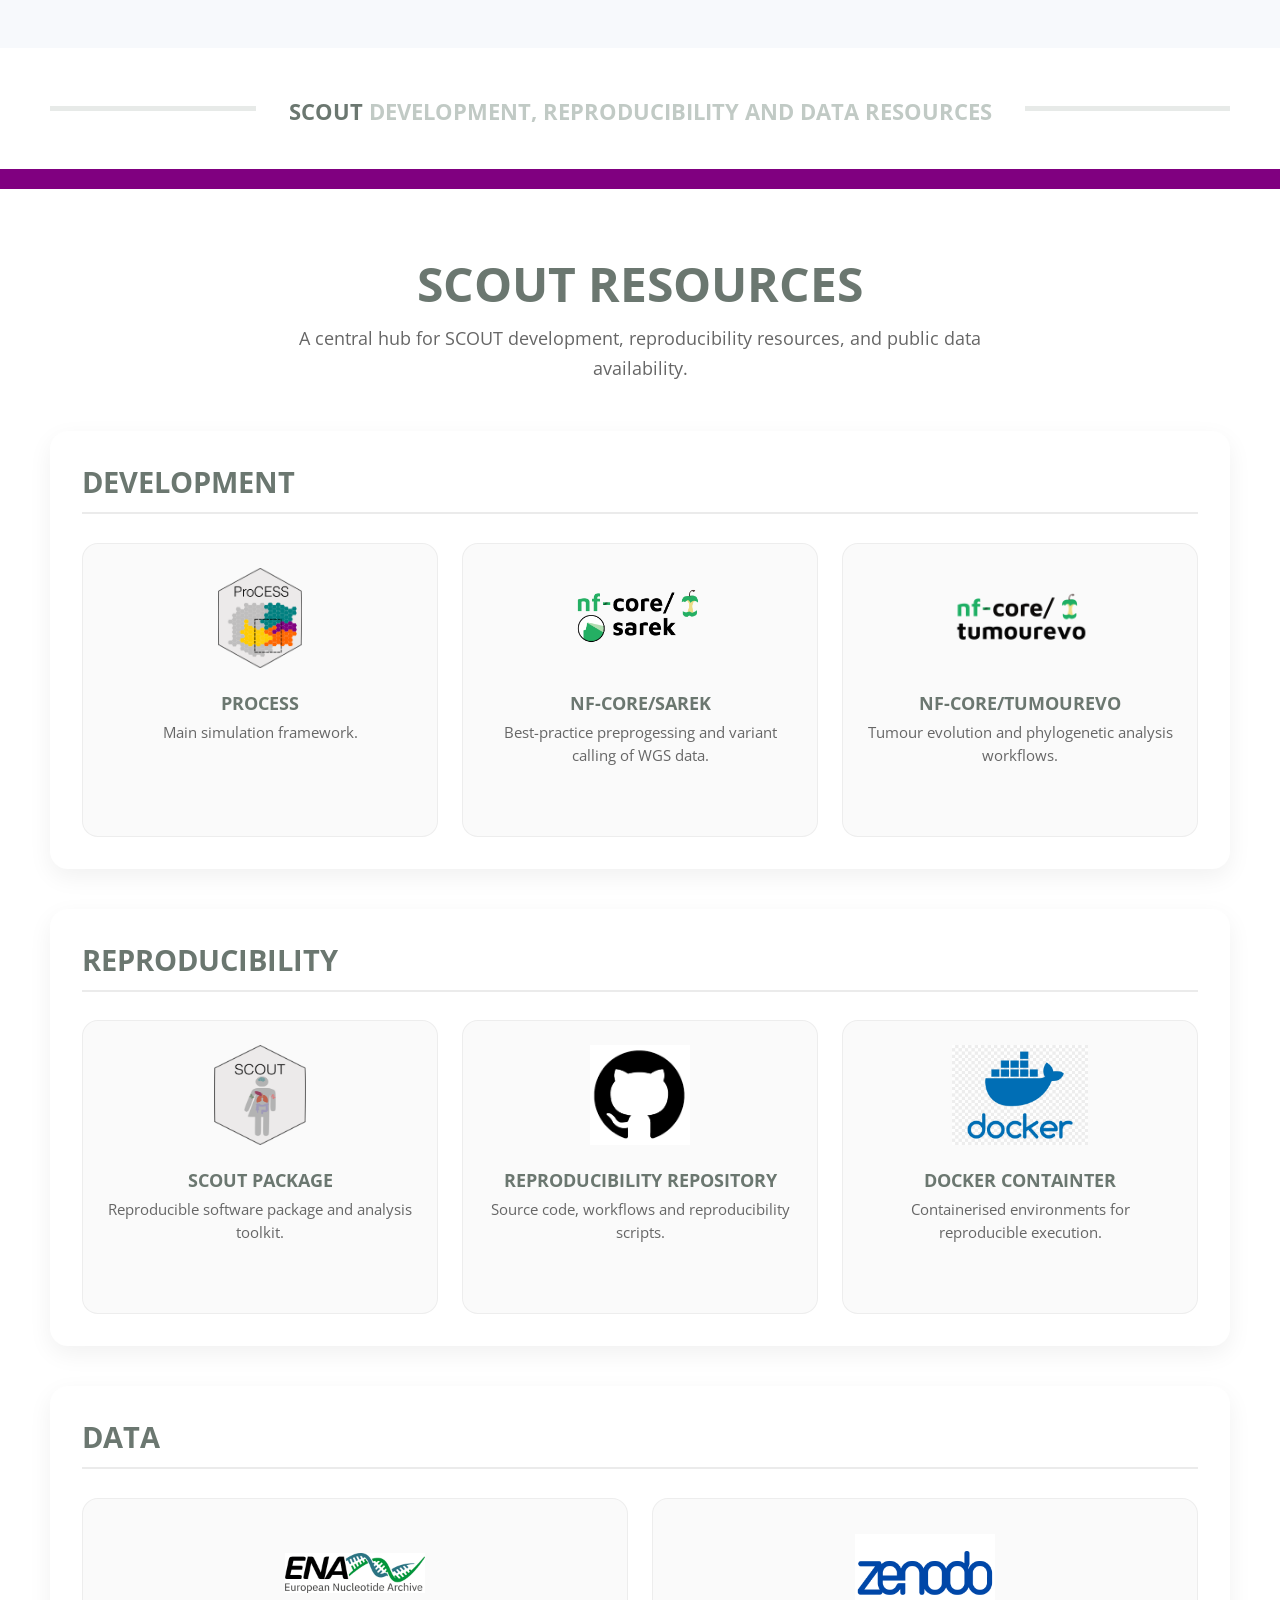
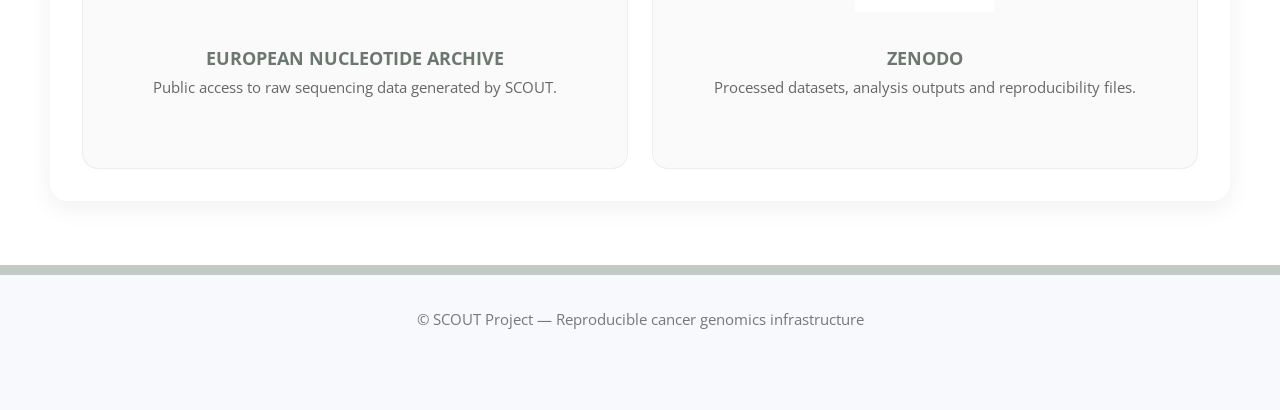
<file: index.html>
<!DOCTYPE HTML>
<html lang="en">
<head>
	<meta charset="utf-8" />
	<meta name="viewport" content="width=device-width, initial-scale=1, user-scalable=no" />

	<title>SCOUT | Development, Reproducibility & Data</title>

	<link rel="stylesheet" href="assets/css/main.css" />

	<style>
		/* Page Styling */
		body {
			background: #f7f9fc;
		}

		#main {
			padding: 4rem 0;
		}

		.page-intro {
			text-align: center;
			margin-bottom: 3rem;
		}

		.page-intro h1 {
			font-size: 3rem;
			margin-bottom: 0.5rem;
		}

		.page-intro p {
			font-size: 1.1rem;
			color: #666;
			max-width: 700px;
			margin: 0 auto;
			line-height: 1.7;
		}

		/* Section Cards */
		.section-card {
			background: #ffffff;
			border-radius: 18px;
			padding: 2rem;
			margin-bottom: 2.5rem;
			box-shadow: 0 8px 24px rgba(0,0,0,0.06);
		}

		.section-title {
			font-size: 1.8rem;
			margin-bottom: 1.8rem;
			border-bottom: 2px solid rgba(0,0,0,0.08);
			padding-bottom: 0.7rem;
		}

		/* Logo Grid */
		.logo-grid {
			display: grid;
			grid-template-columns: repeat(auto-fit, minmax(220px, 1fr));
			gap: 1.5rem;
		}

		.logo-item {
			background: #fafafa;
			border-radius: 16px;
			padding: 1.5rem;
			text-align: center;
			transition: all 0.25s ease;
			border: 1px solid rgba(0,0,0,0.05);
		}

		.logo-item:hover {
			transform: translateY(-4px);
			box-shadow: 0 10px 20px rgba(0,0,0,0.08);
		}

		.logo-item a {
			text-decoration: none;
			color: inherit;
		}

		.logo-item img {
			width: 100%;
			max-width: 140px;
			height: 100px;
			object-fit: contain;
			margin-bottom: 1rem;
		}

		.logo-item h3 {
			font-size: 1.1rem;
			margin-bottom: 0.4rem;
		}

		.logo-item p {
			font-size: 0.95rem;
			color: #666;
			line-height: 1.5;
		}

		/* Footer */
		#footer {
			padding: 2rem 0;
			text-align: center;
			color: #777;
			font-size: 0.95rem;
		}

		/* Responsive */
		@media screen and (max-width: 736px) {
			.page-intro h1 {
				font-size: 2.2rem;
			}

			.section-title {
				font-size: 1.5rem;
			}
		}
	</style>
</head>

<body class="is-preload">

<div id="page-wrapper">

	<!-- Header -->
	<header id="header">
		<div class="logo container">
			<div>
				<h1>
					<a href="#" id="logo">SCOUT</a>
				</h1>
				<p>Development, reproducibility and data resources</p>
			</div>
		</div>
	</header>

	<!-- Main -->
	<section id="main">
		<div class="container">

			<!-- Intro -->
			<div class="page-intro">
				<h1>SCOUT Resources</h1>
				<p>
					A central hub for SCOUT development, reproducibility resources,
					and public data availability.
				</p>
			</div>

			<!-- Development -->
			<section class="section-card">

				<h2 class="section-title">Development</h2>

				<div class="logo-grid">

					<!-- SCOUT -->
					<div class="logo-item">
						<a href="https://caravagnalab.github.io/ProCESS/"
						   target="_blank"
						   rel="noopener noreferrer">

							<img src="images/process_logo.png" alt="ProCESS Logo">

							<h3>ProCESS</h3>

							<p>Main simulation framework.</p>

						</a>
					</div>

					<!-- nf-core/sarek -->
					<div class="logo-item">
						<a href="https://nf-co.re/sarek"
						   target="_blank"
						   rel="noopener noreferrer">

							<img src="images/sarek_logo.png" alt="nf-core sarek Logo">

							<h3>nf-core/sarek</h3>

							<p>Best-practice preprogessing and variant calling of WGS data.</p>

						</a>
					</div>

					<!-- nf-core/tumourevo -->
					<div class="logo-item">
						<a href="https://nf-co.re/tumourevo"
						   target="_blank"
						   rel="noopener noreferrer">

							<img src="images/tumourevo_logo.png" alt="nf-core tumourevo Logo">

							<h3>nf-core/tumourevo</h3>

							<p>Tumour evolution and phylogenetic analysis workflows.</p>

						</a>
					</div>

				</div>
			</section>

			<!-- Reproducibility -->
			<section class="section-card">

				<h2 class="section-title">Reproducibility</h2>

				<div class="logo-grid">

					<!-- SCOUT Package -->
					<div class="logo-item">
						<a href="https://caravagnalab.github.io/SCOUT/"
						   target="_blank"
						   rel="noopener noreferrer">

							<img src="images/scout_logo.png" alt="SCOUT Package Logo">

							<h3>SCOUT Package</h3>

							<p>Reproducible software package and analysis toolkit.</p>

						</a>
					</div>

					<!-- GitHub -->
					<div class="logo-item">
						<a href="https://github.com/caravagnalab/process_reproducibility"
						   target="_blank"
						   rel="noopener noreferrer">

							<img src="images/github_logo.png" alt="GitHub Logo">

							<h3>Reproducibility repository</h3>

							<p>Source code, workflows and reproducibility scripts.</p>

						</a>
					</div>

					<!-- Docker -->
					<div class="logo-item">
						<a href="https://hub.docker.com/r/lvaleriani/process"
						   target="_blank"
						   rel="noopener noreferrer">

							<img src="images/docker_logo.png" alt="Docker Logo">

							<h3>Docker containter</h3>

							<p>Containerised environments for reproducible execution.</p>

						</a>
					</div>

				</div>
			</section>

			<!-- Data -->
			<section class="section-card">

				<h2 class="section-title">Data</h2>

				<div class="logo-grid">

					<!-- ENA -->
					<div class="logo-item">
						<a href="https://www.ebi.ac.uk/ena/browser/home"
						   target="_blank"
						   rel="noopener noreferrer">

							<img src="images/ena_logo.png" alt="ENA Logo">

							<h3>European Nucleotide Archive</h3>

							<p>Public access to raw sequencing data generated by SCOUT.</p>

						</a>
					</div>

					<!-- Zenodo -->
					<div class="logo-item">
						<a href="https://zenodo.org/"
						   target="_blank"
						   rel="noopener noreferrer">

							<img src="images/zenodo_logo.png" alt="Zenodo Logo">

							<h3>Zenodo</h3>

							<p>Processed datasets, analysis outputs and reproducibility files.</p>

						</a>
					</div>

				</div>
			</section>

		</div>
	</section>

	<!-- Footer -->
	<footer id="footer">
		<div class="container">
			<p>
				&copy; SCOUT Project — Reproducible cancer genomics infrastructure
			</p>
		</div>
	</footer>

</div>

<!-- Scripts -->
<script src="assets/js/jquery.min.js"></script>
<script src="assets/js/jquery.dropotron.min.js"></script>
<script src="assets/js/jquery.scrolly.min.js"></script>
<script src="assets/js/browser.min.js"></script>
<script src="assets/js/breakpoints.min.js"></script>
<script src="assets/js/util.js"></script>
<script src="assets/js/main.js"></script>

</body>
</html>
</file>
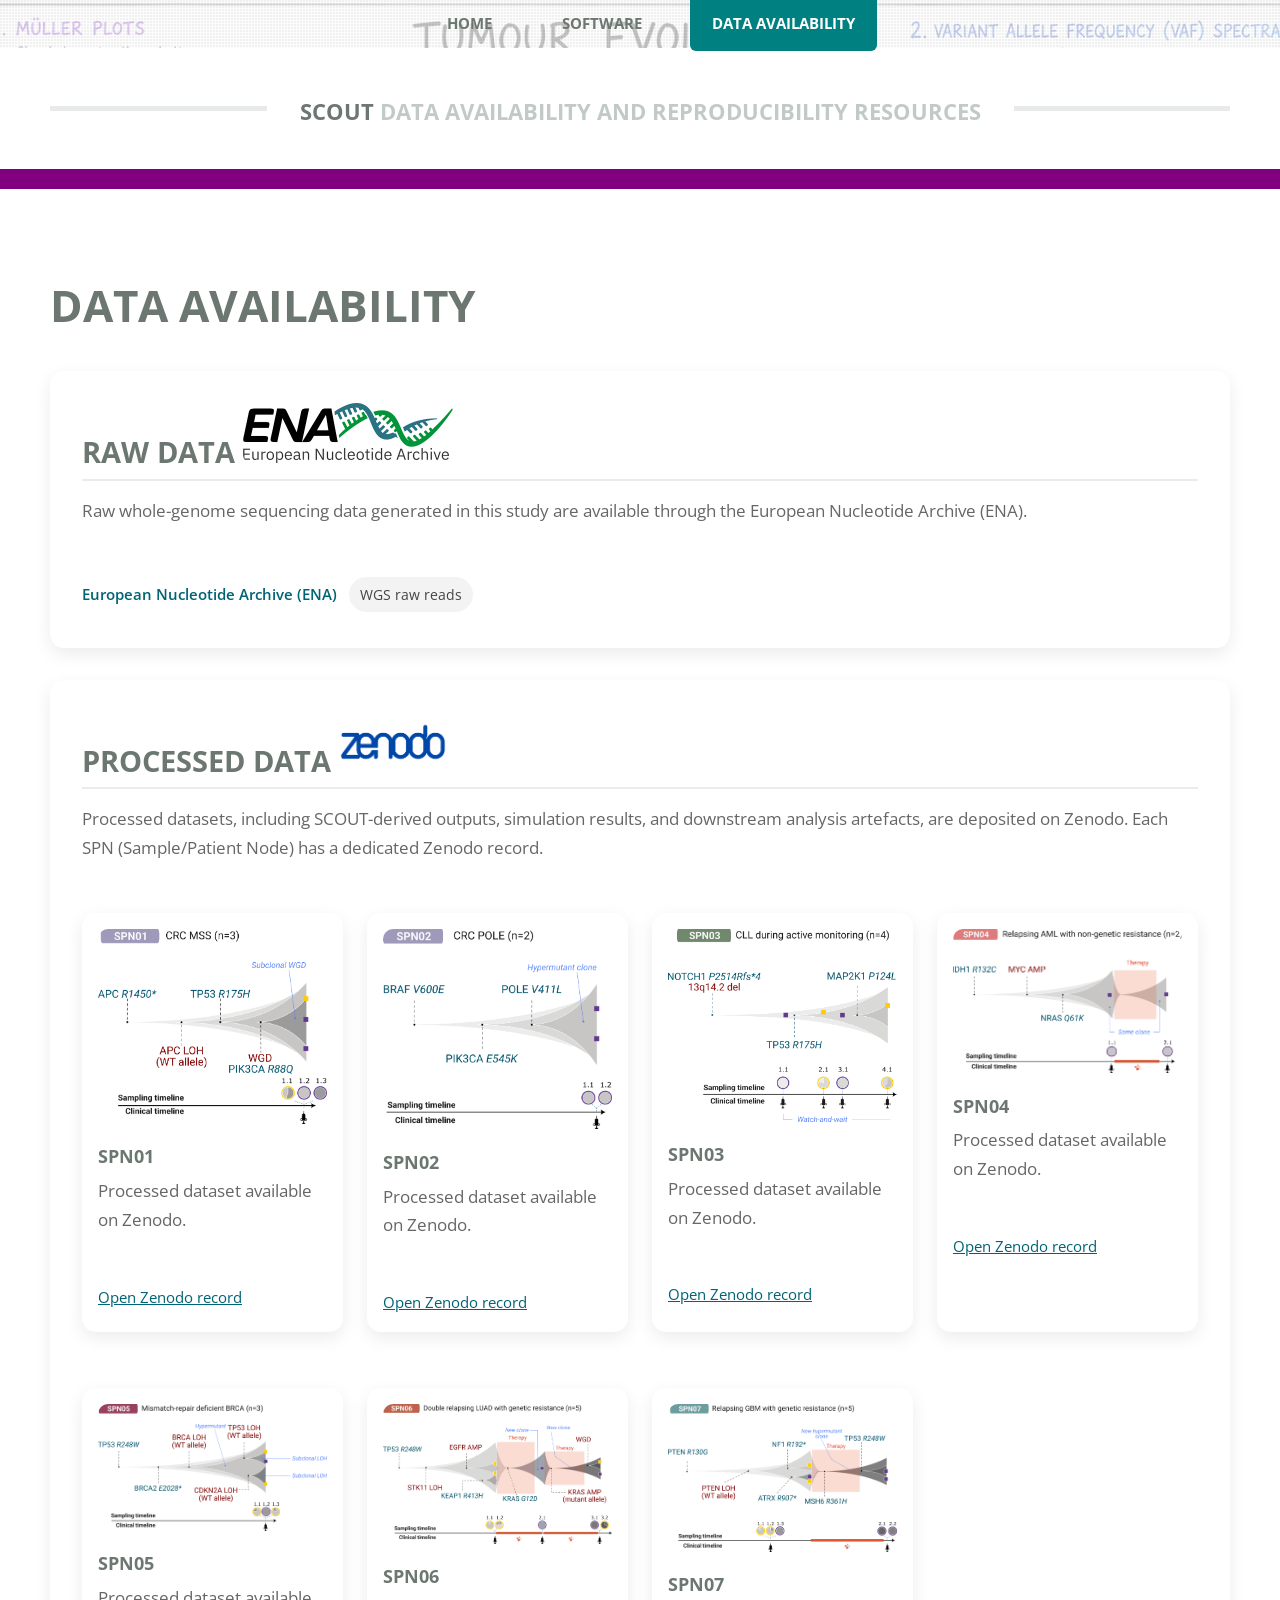
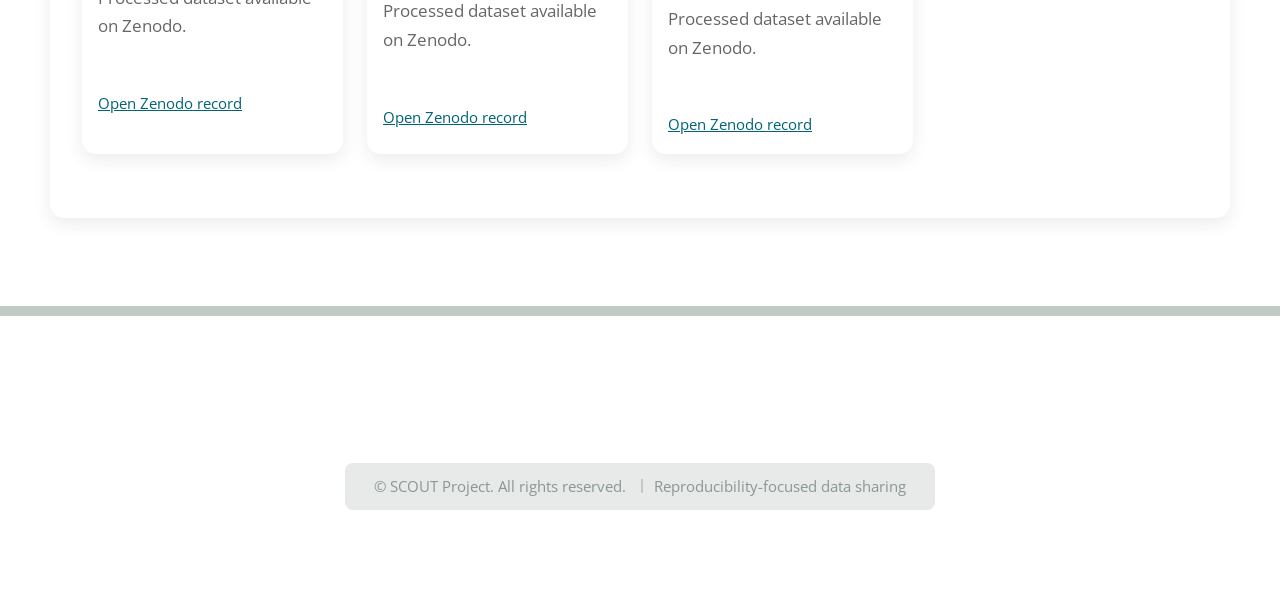
<file: data-avail-fancy.html>
<!DOCTYPE HTML>
<html lang="en">
<head>
	<title>Data Availability | SCOUT</title>
	<meta charset="utf-8" />
	<meta name="viewport" content="width=device-width, initial-scale=1, user-scalable=no" />
	<link rel="stylesheet" href="assets/css/main.css" />

	<style>
		.content-card {
			background: #ffffff;
			border-radius: 14px;
			padding: 2rem;
			margin-bottom: 2rem;
			box-shadow: 0 6px 18px rgba(0,0,0,0.08);
		}

		.section-title {
			font-size: 1.8rem;
			margin-bottom: 1rem;
			border-bottom: 2px solid rgba(0,0,0,0.08);
			padding-bottom: 0.5rem;
		}

		.subtext {
			color: #666;
			line-height: 1.7;
			font-size: 1.05rem;
		}

		.link-list a {
			display: inline-block;
			margin: 0.4rem 0;
			font-weight: 600;
			text-decoration: none;
			border-bottom: 2px solid transparent;
			transition: 0.2s ease;
		}

		.link-list a:hover {
			border-color: currentColor;
		}

		.badge {
			display: inline-block;
			background: #f3f3f3;
			padding: 0.3rem 0.7rem;
			border-radius: 999px;
			font-size: 0.85rem;
			margin-left: 0.5rem;
			color: #444;
		}
	</style>
</head>

<body class="is-preload">

<div id="page-wrapper">

	<!-- Header -->
	<header id="header">
		<div class="logo container">
			<div>
				<h1><a href="index.html" id="logo">SCOUT</a></h1>
				<p>Data availability and reproducibility resources</p>
			</div>
		</div>
	</header>

	<!-- Nav -->
	<nav id="nav">
		<ul>
			<li><a href="index.html">Home</a></li>
			<!-- <li><a href="publications.html">Publications</a></li> -->
			<li><a href="softwares-fancy.html">Software</a></li>
			<li class="current"><a href="data-avail-fancy.html">Data Availability</a></li>
		</ul>
	</nav>

	<!-- Main -->
	<section id="main">
		<div class="container">

			<article class="box page-content">

				<header>
					<h2>Data Availability</h2>
					<!-- <p class="subtext">
						All datasets used in the SCOUT study are publicly available through
						repository archives. We distinguish between raw sequencing data and
						processed, analysis-ready datasets.
					</p> -->
				</header>

				<!-- Raw Data -->
				<section class="content-card">
					<h3 class="section-title">
						Raw Data
						<img src="images/ena_logo.png" alt="ENA logo"
							style="height: 60px; width: auto; border-radius: 8px;">
					</h3>

					<p class="subtext">
						Raw whole-genome sequencing data generated in this study are available
						through the European Nucleotide Archive (ENA).
					</p>

					<div class="link-list" style="display: flex; align-items: center; gap: 1rem; flex-wrap: wrap;">


						<!-- Link -->
						<div>
							<a href="https://www.ebi.ac.uk/ena" target="_blank" rel="noopener noreferrer">
								European Nucleotide Archive (ENA)
							</a>
							<span class="badge">WGS raw reads</span>
						</div>

					</div>
				</section>

                <!-- Processed Data -->
                <section class="content-card">
                    <h3 class="section-title">
						Processed Data
						<img src="images/zenodo_logo.png" alt="Zenodo logo"
							style="height: 60px; width: auto; border-radius: 8px;">						
					</h3>

                    <p class="subtext">
                        Processed datasets, including SCOUT-derived outputs, simulation results,
                        and downstream analysis artefacts, are deposited on Zenodo.
                        Each SPN (Sample/Patient Node) has a dedicated Zenodo record.
                    </p>

                    <!-- SPN Grid -->
                    <div style="display: grid; grid-template-columns: repeat(auto-fit, minmax(240px, 1fr)); gap: 1.5rem; margin-top: 1.5rem;">

                        <!-- SPN 1 -->
                        <div class="content-card" style="padding: 1rem;">
                            <img src="images/spn01.png" alt="SPN 1 image"
                                style="width: 100%; border-radius: 10px; margin-bottom: 0.8rem;">
                            <h4>SPN01</h4>
                            <p class="subtext">Processed dataset available on Zenodo.</p>
                            <a href="https://zenodo.org/record/XXXXXX" target="_blank" rel="noopener noreferrer">
                                Open Zenodo record
                            </a>
                        </div>

                        <!-- SPN 2 -->
                        <div class="content-card" style="padding: 1rem;">
                            <img src="images/spn02.png" alt="SPN 2 image"
                                style="width: 100%; border-radius: 10px; margin-bottom: 0.8rem;">
                            <h4>SPN02</h4>
                            <p class="subtext">Processed dataset available on Zenodo.</p>
                            <a href="https://zenodo.org/record/YYYYYY" target="_blank" rel="noopener noreferrer">
                                Open Zenodo record
                            </a>
                        </div>

                        <!-- SPN 3 -->
                        <div class="content-card" style="padding: 1rem;">
                            <img src="images/spn03.png" alt="SPN 3 image"
                                style="width: 100%; border-radius: 10px; margin-bottom: 0.8rem;">
                            <h4>SPN03</h4>
                            <p class="subtext">Processed dataset available on Zenodo.</p>
                            <a href="https://zenodo.org/record/ZZZZZZ" target="_blank" rel="noopener noreferrer">
                                Open Zenodo record
                            </a>
                        </div>

                        <!-- SPN 4 -->
                        <div class="content-card" style="padding: 1rem;">
                            <img src="images/spn04.png" alt="SPN 4 image"
                                style="width: 100%; border-radius: 10px; margin-bottom: 0.8rem;">
                            <h4>SPN04</h4>
                            <p class="subtext">Processed dataset available on Zenodo.</p>
                            <a href="https://zenodo.org/record/ZZZZZZ" target="_blank" rel="noopener noreferrer">
                                Open Zenodo record
                            </a>
                        </div>

						<!-- SPN 5 -->
						<div class="content-card" style="padding: 1rem;">
                            <img src="images/spn05.png" alt="SPN 5 image"
                                style="width: 100%; border-radius: 10px; margin-bottom: 0.8rem;">
                            <h4>SPN05</h4>
                            <p class="subtext">Processed dataset available on Zenodo.</p>
                            <a href="https://zenodo.org/record/ZZZZZZ" target="_blank" rel="noopener noreferrer">
                                Open Zenodo record
                            </a>
                        </div>

						<!-- SPN 6 -->
						<div class="content-card" style="padding: 1rem;">
                            <img src="images/spn06.png" alt="SPN 6 image"
                                style="width: 100%; border-radius: 10px; margin-bottom: 0.8rem;">
                            <h4>SPN06</h4>
                            <p class="subtext">Processed dataset available on Zenodo.</p>
                            <a href="https://zenodo.org/record/ZZZZZZ" target="_blank" rel="noopener noreferrer">
                                Open Zenodo record
                            </a>
                        </div>

						<!-- SPN 7 -->
						<div class="content-card" style="padding: 1rem;">
                            <img src="images/spn07.png" alt="SPN 7 image"
                                style="width: 100%; border-radius: 10px; margin-bottom: 0.8rem;">
                            <h4>SPN07</h4>
                            <p class="subtext">Processed dataset available on Zenodo.</p>
                            <a href="https://zenodo.org/record/ZZZZZZ" target="_blank" rel="noopener noreferrer">
                                Open Zenodo record
                            </a>
                        </div>
                    </div>
                </section>

			</article>

		</div>
	</section>

	<!-- Footer -->
	<footer id="footer">
		<div class="container">
			<div id="copyright">
				<ul class="menu">
					<li>&copy; SCOUT Project. All rights reserved.</li>
					<li>Reproducibility-focused data sharing</li>
				</ul>
			</div>
		</div>
	</footer>

</div>

<!-- Scripts -->
<script src="assets/js/jquery.min.js"></script>
<script src="assets/js/jquery.dropotron.min.js"></script>
<script src="assets/js/jquery.scrolly.min.js"></script>
<script src="assets/js/browser.min.js"></script>
<script src="assets/js/breakpoints.min.js"></script>
<script src="assets/js/util.js"></script>
<script src="assets/js/main.js"></script>

</body>
</html>
</file>
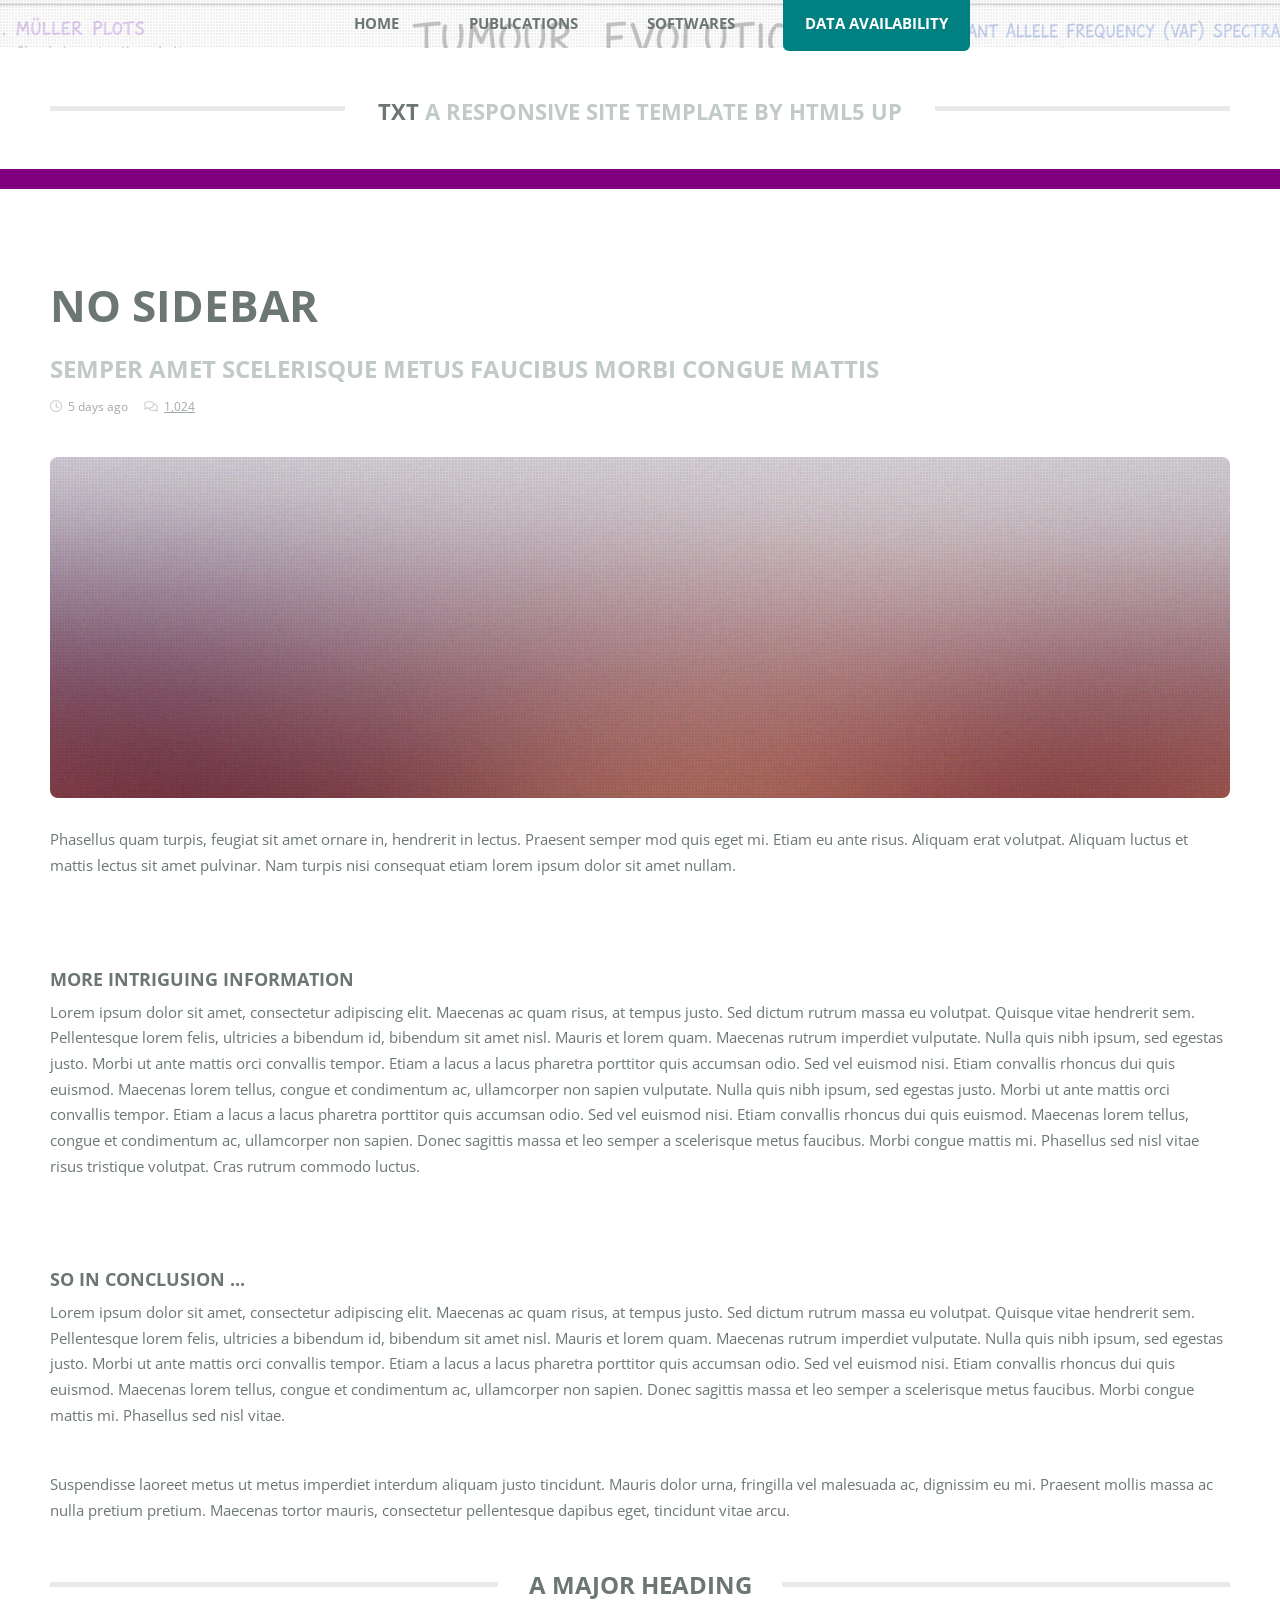
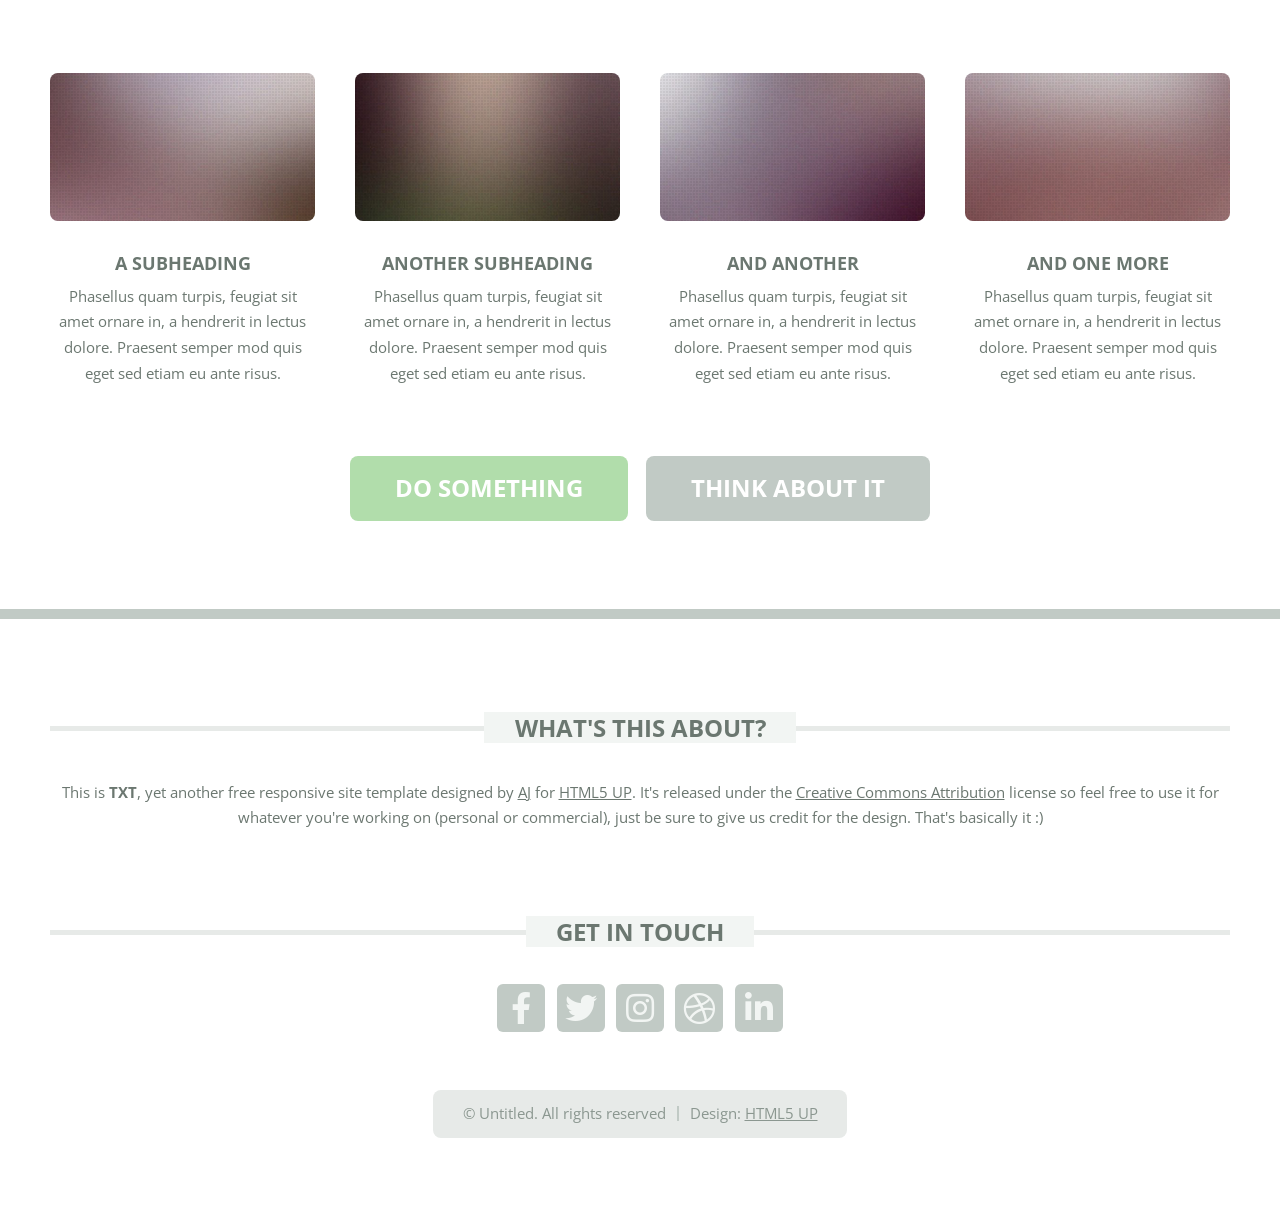
<file: data-avail.html>
<!DOCTYPE HTML>
<!--
	TXT by HTML5 UP
	html5up.net | @ajlkn
	Free for personal and commercial use under the CCA 3.0 license (html5up.net/license)
-->
<html>
	<head>
		<title>No Sidebar - TXT by HTML5 UP</title>
		<meta charset="utf-8" />
		<meta name="viewport" content="width=device-width, initial-scale=1, user-scalable=no" />
		<link rel="stylesheet" href="assets/css/main.css" />
	</head>
	<body class="is-preload">
		<div id="page-wrapper">

			<!-- Header -->
				<header id="header">
					<div class="logo container">
						<div>
							<h1><a href="index.html" id="logo">TXT</a></h1>
							<p>A responsive site template by HTML5 UP</p>
						</div>
					</div>
				</header>

			<!-- Nav -->
				<nav id="nav">
					<ul>
						<li><a href="index.html">Home</a></li>
						<li><a href="publications.html">Publications</a></li>
						<li><a href="softwares-fancy.html">Softwares</a></li>
						<li class="current"><a href="data-avail.html">Data Availability</a></li>
					</ul>
				</nav>

			<!-- Main -->
				<section id="main">
					<div class="container">
						<div class="row">
							<div class="col-12">
								<div class="content">

									<!-- Content -->

										<article class="box page-content">

											<header>
												<h2>No Sidebar</h2>
												<p>Semper amet scelerisque metus faucibus morbi congue mattis</p>
												<ul class="meta">
													<li class="icon fa-clock">5 days ago</li>
													<li class="icon fa-comments"><a href="#">1,024</a></li>
												</ul>
											</header>

											<section>
												<span class="image featured"><img src="images/pic05.jpg" alt="" /></span>
												<p>
													Phasellus quam turpis, feugiat sit amet ornare in, hendrerit in lectus.
													Praesent semper mod quis eget mi. Etiam eu ante risus. Aliquam erat volutpat.
													Aliquam luctus et mattis lectus sit amet pulvinar. Nam turpis nisi
													consequat etiam lorem ipsum dolor sit amet nullam.
												</p>
											</section>

											<section>
												<h3>More intriguing information</h3>
												<p>
													Lorem ipsum dolor sit amet, consectetur adipiscing elit. Maecenas ac quam risus, at tempus
													justo. Sed dictum rutrum massa eu volutpat. Quisque vitae hendrerit sem. Pellentesque lorem felis,
													ultricies a bibendum id, bibendum sit amet nisl. Mauris et lorem quam. Maecenas rutrum imperdiet
													vulputate. Nulla quis nibh ipsum, sed egestas justo. Morbi ut ante mattis orci convallis tempor.
													Etiam a lacus a lacus pharetra porttitor quis accumsan odio. Sed vel euismod nisi. Etiam convallis
													rhoncus dui quis euismod. Maecenas lorem tellus, congue et condimentum ac, ullamcorper non sapien
													vulputate. Nulla quis nibh ipsum, sed egestas justo. Morbi ut ante mattis orci convallis tempor.
													Etiam a lacus a lacus pharetra porttitor quis accumsan odio. Sed vel euismod nisi. Etiam convallis
													rhoncus dui quis euismod. Maecenas lorem tellus, congue et condimentum ac, ullamcorper non sapien.
													Donec sagittis massa et leo semper a scelerisque metus faucibus. Morbi congue mattis mi.
													Phasellus sed nisl vitae risus tristique volutpat. Cras rutrum commodo luctus.
												</p>
											</section>

											<section>
												<h3>So in conclusion ...</h3>
												<p>
													Lorem ipsum dolor sit amet, consectetur adipiscing elit. Maecenas ac quam risus, at tempus
													justo. Sed dictum rutrum massa eu volutpat. Quisque vitae hendrerit sem. Pellentesque lorem felis,
													ultricies a bibendum id, bibendum sit amet nisl. Mauris et lorem quam. Maecenas rutrum imperdiet
													vulputate. Nulla quis nibh ipsum, sed egestas justo. Morbi ut ante mattis orci convallis tempor.
													Etiam a lacus a lacus pharetra porttitor quis accumsan odio. Sed vel euismod nisi. Etiam convallis
													rhoncus dui quis euismod. Maecenas lorem tellus, congue et condimentum ac, ullamcorper non sapien.
													Donec sagittis massa et leo semper a scelerisque metus faucibus. Morbi congue mattis mi.
													Phasellus sed nisl vitae.
												</p>
												<p>
													Suspendisse laoreet metus ut metus imperdiet interdum aliquam justo tincidunt. Mauris dolor urna,
													fringilla vel malesuada ac, dignissim eu mi. Praesent mollis massa ac nulla pretium pretium.
													Maecenas tortor mauris, consectetur pellentesque dapibus eget, tincidunt vitae arcu.
												</p>
											</section>

										</article>

								</div>
							</div>
							<div class="col-12">

								<!-- Features -->
									<section class="box features">
										<h2 class="major"><span>A Major Heading</span></h2>
										<div>
											<div class="row">
												<div class="col-3 col-6-medium col-12-small">

													<!-- Feature -->
														<section class="box feature">
															<a href="#" class="image featured"><img src="images/pic01.jpg" alt="" /></a>
															<h3><a href="#">A Subheading</a></h3>
															<p>
																Phasellus quam turpis, feugiat sit amet ornare in, a hendrerit in
																lectus dolore. Praesent semper mod quis eget sed etiam eu ante risus.
															</p>
														</section>

												</div>
												<div class="col-3 col-6-medium col-12-small">

													<!-- Feature -->
														<section class="box feature">
															<a href="#" class="image featured"><img src="images/pic02.jpg" alt="" /></a>
															<h3><a href="#">Another Subheading</a></h3>
															<p>
																Phasellus quam turpis, feugiat sit amet ornare in, a hendrerit in
																lectus dolore. Praesent semper mod quis eget sed etiam eu ante risus.
															</p>
														</section>

												</div>
												<div class="col-3 col-6-medium col-12-small">

													<!-- Feature -->
														<section class="box feature">
															<a href="#" class="image featured"><img src="images/pic03.jpg" alt="" /></a>
															<h3><a href="#">And Another</a></h3>
															<p>
																Phasellus quam turpis, feugiat sit amet ornare in, a hendrerit in
																lectus dolore. Praesent semper mod quis eget sed etiam eu ante risus.
															</p>
														</section>

												</div>
												<div class="col-3 col-6-medium col-12-small">

													<!-- Feature -->
														<section class="box feature">
															<a href="#" class="image featured"><img src="images/pic04.jpg" alt="" /></a>
															<h3><a href="#">And One More</a></h3>
															<p>
																Phasellus quam turpis, feugiat sit amet ornare in, a hendrerit in
																lectus dolore. Praesent semper mod quis eget sed etiam eu ante risus.
															</p>
														</section>

												</div>
												<div class="col-12">
													<ul class="actions">
														<li><a href="#" class="button large">Do Something</a></li>
														<li><a href="#" class="button alt large">Think About It</a></li>
													</ul>
												</div>
											</div>
										</div>
									</section>

							</div>
						</div>
					</div>
				</section>

			<!-- Footer -->
				<footer id="footer">
					<div class="container">
						<div class="row gtr-200">
							<div class="col-12">

								<!-- About -->
									<section>
										<h2 class="major"><span>What's this about?</span></h2>
										<p>
											This is <strong>TXT</strong>, yet another free responsive site template designed by
											<a href="http://twitter.com/ajlkn">AJ</a> for <a href="http://html5up.net">HTML5 UP</a>. It's released under the
											<a href="http://html5up.net/license/">Creative Commons Attribution</a> license so feel free to use it for
											whatever you're working on (personal or commercial), just be sure to give us credit for the design.
											That's basically it :)
										</p>
									</section>

							</div>
							<div class="col-12">

								<!-- Contact -->
									<section>
										<h2 class="major"><span>Get in touch</span></h2>
										<ul class="contact">
											<li><a class="icon brands fa-facebook-f" href="#"><span class="label">Facebook</span></a></li>
											<li><a class="icon brands fa-twitter" href="#"><span class="label">Twitter</span></a></li>
											<li><a class="icon brands fa-instagram" href="#"><span class="label">Instagram</span></a></li>
											<li><a class="icon brands fa-dribbble" href="#"><span class="label">Dribbble</span></a></li>
											<li><a class="icon brands fa-linkedin-in" href="#"><span class="label">LinkedIn</span></a></li>
										</ul>
									</section>

							</div>
						</div>

						<!-- Copyright -->
							<div id="copyright">
								<ul class="menu">
									<li>&copy; Untitled. All rights reserved</li><li>Design: <a href="http://html5up.net">HTML5 UP</a></li>
								</ul>
							</div>

					</div>
				</footer>

		</div>

		<!-- Scripts -->
			<script src="assets/js/jquery.min.js"></script>
			<script src="assets/js/jquery.dropotron.min.js"></script>
			<script src="assets/js/jquery.scrolly.min.js"></script>
			<script src="assets/js/browser.min.js"></script>
			<script src="assets/js/breakpoints.min.js"></script>
			<script src="assets/js/util.js"></script>
			<script src="assets/js/main.js"></script>

	</body>
</html>
</file>
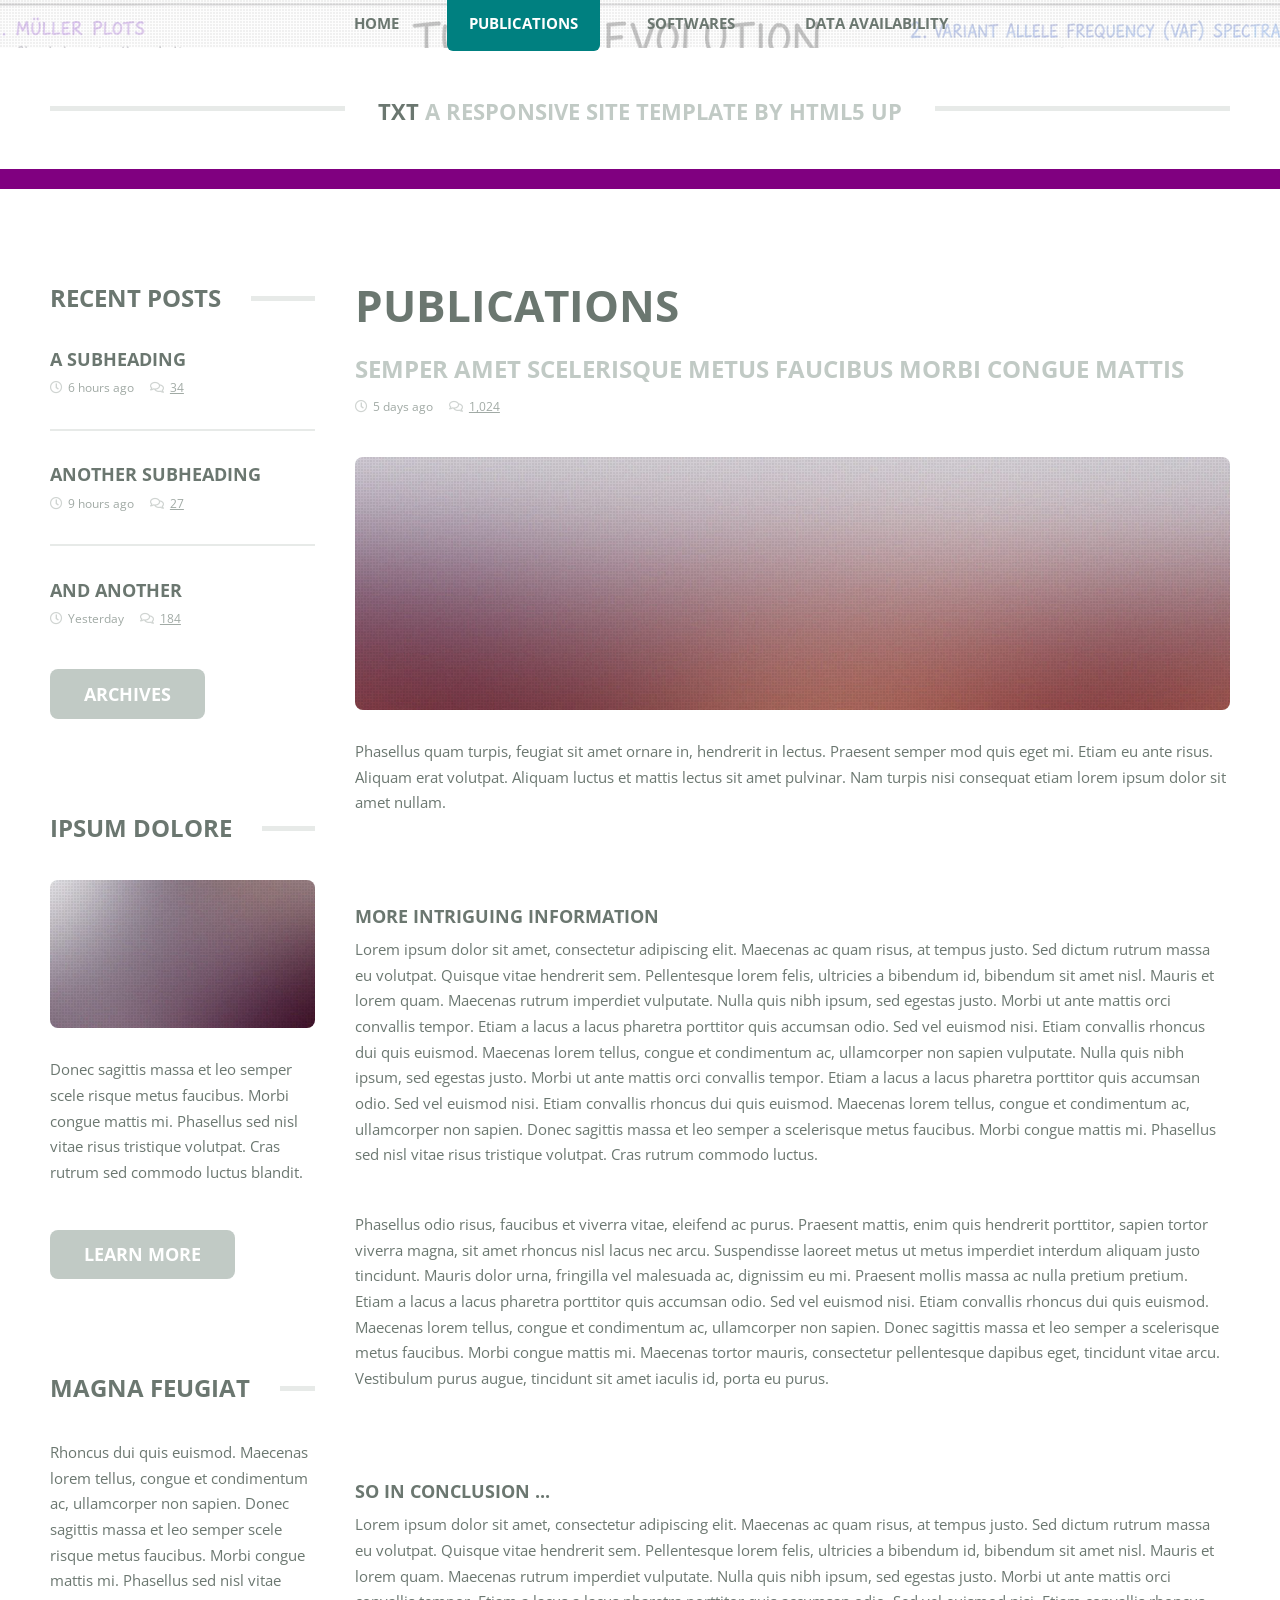
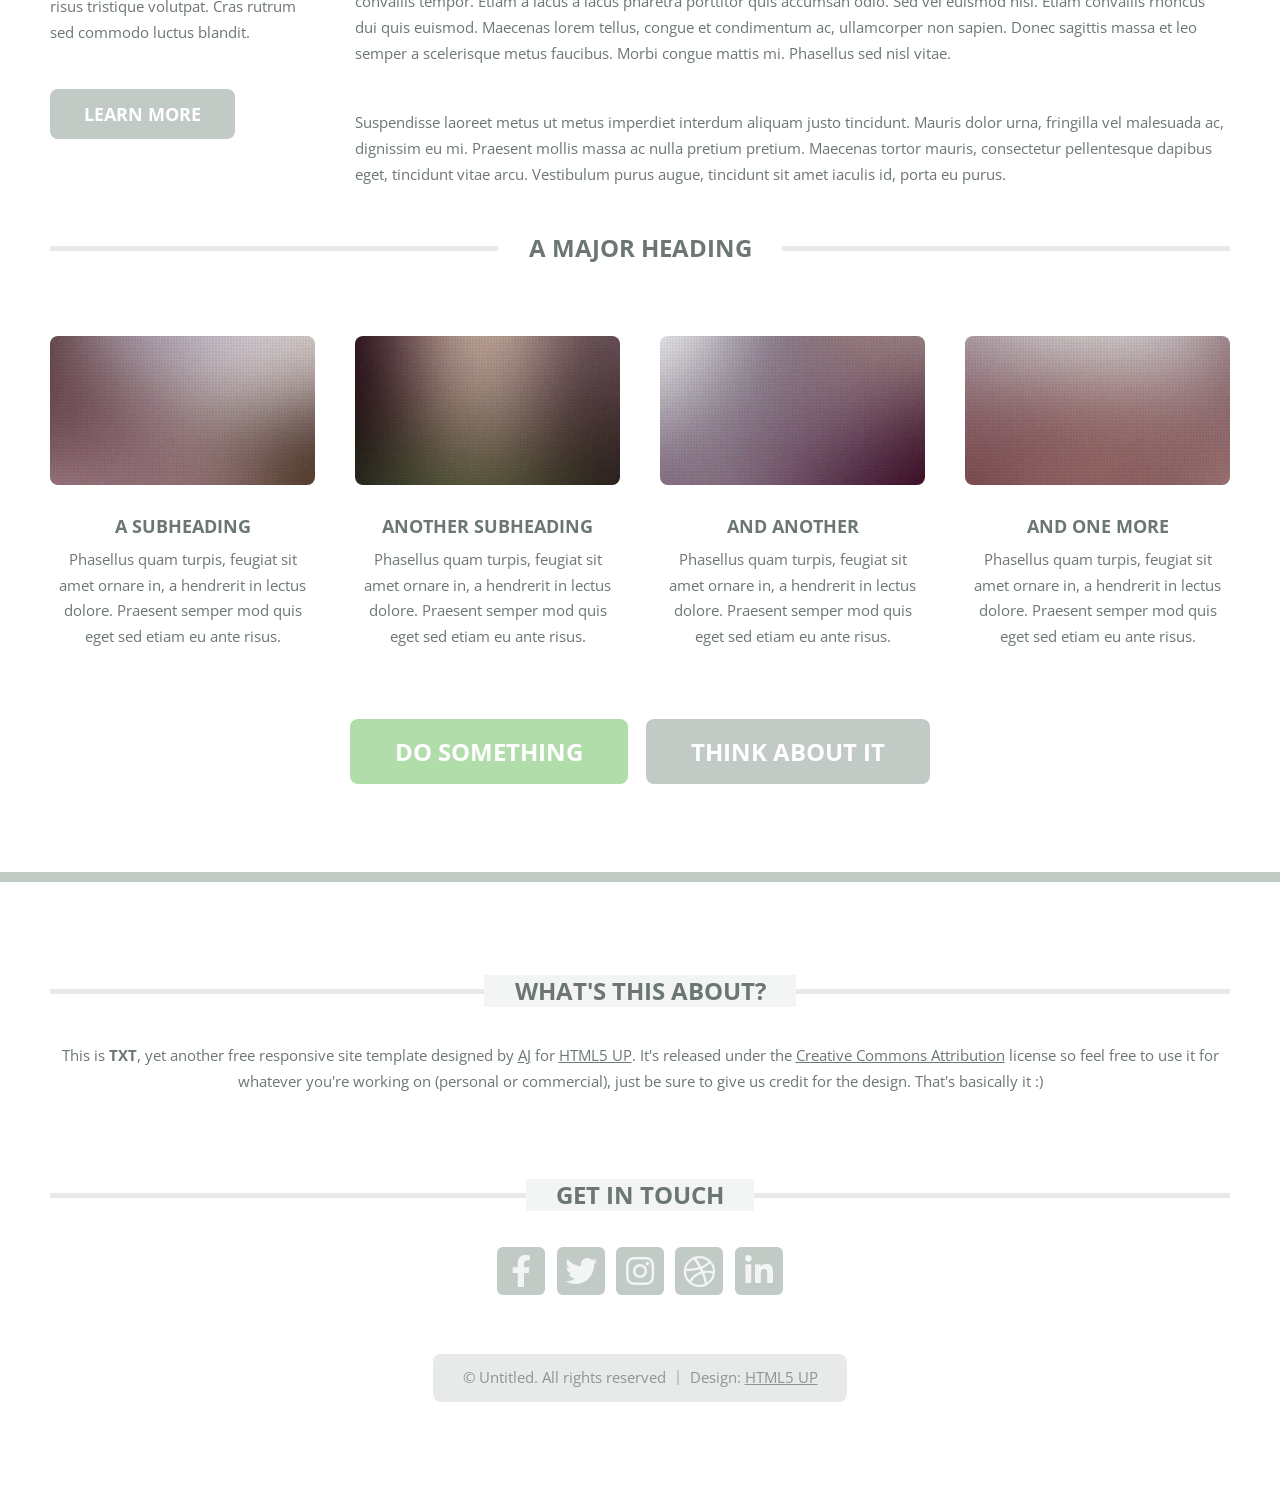
<file: left-sidebar.html>
<!DOCTYPE HTML>
<!--
	TXT by HTML5 UP
	html5up.net | @ajlkn
	Free for personal and commercial use under the CCA 3.0 license (html5up.net/license)
-->
<html>
	<head>
		<title>Publications - TXT by HTML5 UP</title>
		<meta charset="utf-8" />
		<meta name="viewport" content="width=device-width, initial-scale=1, user-scalable=no" />
		<link rel="stylesheet" href="assets/css/main.css" />
	</head>
	<body class="is-preload">
		<div id="page-wrapper">

			<!-- Header -->
				<header id="header">
					<div class="logo container">
						<div>
							<h1><a href="index.html" id="logo">TXT</a></h1>
							<p>A responsive site template by HTML5 UP</p>
						</div>
					</div>
				</header>

			<!-- Nav -->
				<nav id="nav">
					<ul>
						<li><a href="index.html">Home</a></li>
						<!--
						<li>
							<a href="#">Dropdown</a>
							<ul>
								<li><a href="#">Lorem ipsum dolor</a></li>
								<li><a href="#">Magna phasellus</a></li>
								<li>
									<a href="#">Phasellus consequat</a>
									<ul>
										<li><a href="#">Lorem ipsum dolor</a></li>
										<li><a href="#">Phasellus consequat</a></li>
										<li><a href="#">Magna phasellus</a></li>
										<li><a href="#">Etiam dolore nisl</a></li>
									</ul>
								</li>
								<li><a href="#">Veroeros feugiat</a></li>
							</ul>
						</li>
						-->
						<li class="current"><a href="left-sidebar.html">Publications</a></li>
						<li><a href="right-sidebar.html">Softwares</a></li>
						<li><a href="no-sidebar.html">Data Availability</a></li>
					</ul>
				</nav>

			<!-- Main -->
				<section id="main">
					<div class="container">
						<div class="row">
							<div class="col-3 col-12-medium">
								<div class="sidebar">

									<!-- Sidebar -->

										<!-- Recent Posts -->
											<section>
												<h2 class="major"><span>Recent Posts</span></h2>
												<ul class="divided">
													<li>
														<article class="box post-summary">
															<h3><a href="#">A Subheading</a></h3>
															<ul class="meta">
																<li class="icon fa-clock">6 hours ago</li>
																<li class="icon fa-comments"><a href="#">34</a></li>
															</ul>
														</article>
													</li>
													<li>
														<article class="box post-summary">
															<h3><a href="#">Another Subheading</a></h3>
															<ul class="meta">
																<li class="icon fa-clock">9 hours ago</li>
																<li class="icon fa-comments"><a href="#">27</a></li>
															</ul>
														</article>
													</li>
													<li>
														<article class="box post-summary">
															<h3><a href="#">And Another</a></h3>
															<ul class="meta">
																<li class="icon fa-clock">Yesterday</li>
																<li class="icon fa-comments"><a href="#">184</a></li>
															</ul>
														</article>
													</li>
												</ul>
												<a href="#" class="button alt">Archives</a>
											</section>

										<!-- Something -->
											<section>
												<h2 class="major"><span>Ipsum Dolore</span></h2>
												<a href="#" class="image featured"><img src="images/pic03.jpg" alt="" /></a>
												<p>
													Donec sagittis massa et leo semper scele risque metus faucibus. Morbi congue mattis mi.
													Phasellus sed nisl vitae risus tristique volutpat. Cras rutrum sed commodo luctus blandit.
												</p>
												<a href="#" class="button alt">Learn more</a>
											</section>

										<!-- Something -->
											<section>
												<h2 class="major"><span>Magna Feugiat</span></h2>
												<p>
													Rhoncus dui quis euismod. Maecenas lorem tellus, congue et condimentum ac, ullamcorper non sapien.
													Donec sagittis massa et leo semper scele risque metus faucibus. Morbi congue mattis mi.
													Phasellus sed nisl vitae risus tristique volutpat. Cras rutrum sed commodo luctus blandit.
												</p>
												<a href="#" class="button alt">Learn more</a>
											</section>

								</div>
							</div>
							<div class="col-9 col-12-medium imp-medium">
								<div class="content">

									<!-- Content -->

										<article class="box page-content">

											<header>
												<h2>Publications</h2>
												<p>Semper amet scelerisque metus faucibus morbi congue mattis</p>
												<ul class="meta">
													<li class="icon fa-clock">5 days ago</li>
													<li class="icon fa-comments"><a href="#">1,024</a></li>
												</ul>
											</header>

											<section>
												<span class="image featured"><img src="images/pic05.jpg" alt="" /></span>
												<p>
													Phasellus quam turpis, feugiat sit amet ornare in, hendrerit in lectus.
													Praesent semper mod quis eget mi. Etiam eu ante risus. Aliquam erat volutpat.
													Aliquam luctus et mattis lectus sit amet pulvinar. Nam turpis nisi
													consequat etiam lorem ipsum dolor sit amet nullam.
												</p>
											</section>

											<section>
												<h3>More intriguing information</h3>
												<p>
													Lorem ipsum dolor sit amet, consectetur adipiscing elit. Maecenas ac quam risus, at tempus
													justo. Sed dictum rutrum massa eu volutpat. Quisque vitae hendrerit sem. Pellentesque lorem felis,
													ultricies a bibendum id, bibendum sit amet nisl. Mauris et lorem quam. Maecenas rutrum imperdiet
													vulputate. Nulla quis nibh ipsum, sed egestas justo. Morbi ut ante mattis orci convallis tempor.
													Etiam a lacus a lacus pharetra porttitor quis accumsan odio. Sed vel euismod nisi. Etiam convallis
													rhoncus dui quis euismod. Maecenas lorem tellus, congue et condimentum ac, ullamcorper non sapien
													vulputate. Nulla quis nibh ipsum, sed egestas justo. Morbi ut ante mattis orci convallis tempor.
													Etiam a lacus a lacus pharetra porttitor quis accumsan odio. Sed vel euismod nisi. Etiam convallis
													rhoncus dui quis euismod. Maecenas lorem tellus, congue et condimentum ac, ullamcorper non sapien.
													Donec sagittis massa et leo semper a scelerisque metus faucibus. Morbi congue mattis mi.
													Phasellus sed nisl vitae risus tristique volutpat. Cras rutrum commodo luctus.
												</p>
												<p>
													Phasellus odio risus, faucibus et viverra vitae, eleifend ac purus. Praesent mattis, enim
													quis hendrerit porttitor, sapien tortor viverra magna, sit amet rhoncus nisl lacus nec arcu.
													Suspendisse laoreet metus ut metus imperdiet interdum aliquam justo tincidunt. Mauris dolor urna,
													fringilla vel malesuada ac, dignissim eu mi. Praesent mollis massa ac nulla pretium pretium.
													Etiam a lacus a lacus pharetra porttitor quis accumsan odio. Sed vel euismod nisi. Etiam convallis
													rhoncus dui quis euismod. Maecenas lorem tellus, congue et condimentum ac, ullamcorper non sapien.
													Donec sagittis massa et leo semper a scelerisque metus faucibus. Morbi congue mattis mi.
													Maecenas tortor mauris, consectetur pellentesque dapibus eget, tincidunt vitae arcu.
													Vestibulum purus augue, tincidunt sit amet iaculis id, porta eu purus.
												</p>
											</section>

											<section>
												<h3>So in conclusion ...</h3>
												<p>
													Lorem ipsum dolor sit amet, consectetur adipiscing elit. Maecenas ac quam risus, at tempus
													justo. Sed dictum rutrum massa eu volutpat. Quisque vitae hendrerit sem. Pellentesque lorem felis,
													ultricies a bibendum id, bibendum sit amet nisl. Mauris et lorem quam. Maecenas rutrum imperdiet
													vulputate. Nulla quis nibh ipsum, sed egestas justo. Morbi ut ante mattis orci convallis tempor.
													Etiam a lacus a lacus pharetra porttitor quis accumsan odio. Sed vel euismod nisi. Etiam convallis
													rhoncus dui quis euismod. Maecenas lorem tellus, congue et condimentum ac, ullamcorper non sapien.
													Donec sagittis massa et leo semper a scelerisque metus faucibus. Morbi congue mattis mi.
													Phasellus sed nisl vitae.
												</p>
												<p>
													Suspendisse laoreet metus ut metus imperdiet interdum aliquam justo tincidunt. Mauris dolor urna,
													fringilla vel malesuada ac, dignissim eu mi. Praesent mollis massa ac nulla pretium pretium.
													Maecenas tortor mauris, consectetur pellentesque dapibus eget, tincidunt vitae arcu.
													Vestibulum purus augue, tincidunt sit amet iaculis id, porta eu purus.
												</p>
											</section>

										</article>

								</div>
							</div>
							<div class="col-12">

								<!-- Features -->
									<section class="box features">
										<h2 class="major"><span>A Major Heading</span></h2>
										<div>
											<div class="row">
												<div class="col-3 col-6-medium col-12-small">

													<!-- Feature -->
														<section class="box feature">
															<a href="#" class="image featured"><img src="images/pic01.jpg" alt="" /></a>
															<h3><a href="#">A Subheading</a></h3>
															<p>
																Phasellus quam turpis, feugiat sit amet ornare in, a hendrerit in
																lectus dolore. Praesent semper mod quis eget sed etiam eu ante risus.
															</p>
														</section>

												</div>
												<div class="col-3 col-6-medium col-12-small">

													<!-- Feature -->
														<section class="box feature">
															<a href="#" class="image featured"><img src="images/pic02.jpg" alt="" /></a>
															<h3><a href="#">Another Subheading</a></h3>
															<p>
																Phasellus quam turpis, feugiat sit amet ornare in, a hendrerit in
																lectus dolore. Praesent semper mod quis eget sed etiam eu ante risus.
															</p>
														</section>

												</div>
												<div class="col-3 col-6-medium col-12-small">

													<!-- Feature -->
														<section class="box feature">
															<a href="#" class="image featured"><img src="images/pic03.jpg" alt="" /></a>
															<h3><a href="#">And Another</a></h3>
															<p>
																Phasellus quam turpis, feugiat sit amet ornare in, a hendrerit in
																lectus dolore. Praesent semper mod quis eget sed etiam eu ante risus.
															</p>
														</section>

												</div>
												<div class="col-3 col-6-medium col-12-small">

													<!-- Feature -->
														<section class="box feature">
															<a href="#" class="image featured"><img src="images/pic04.jpg" alt="" /></a>
															<h3><a href="#">And One More</a></h3>
															<p>
																Phasellus quam turpis, feugiat sit amet ornare in, a hendrerit in
																lectus dolore. Praesent semper mod quis eget sed etiam eu ante risus.
															</p>
														</section>

												</div>
												<div class="col-12">
													<ul class="actions">
														<li><a href="#" class="button large">Do Something</a></li>
														<li><a href="#" class="button alt large">Think About It</a></li>
													</ul>
												</div>
											</div>
										</div>
									</section>

							</div>
						</div>
					</div>
				</section>

			<!-- Footer -->
				<footer id="footer">
					<div class="container">
						<div class="row gtr-200">
							<div class="col-12">

								<!-- About -->
									<section>
										<h2 class="major"><span>What's this about?</span></h2>
										<p>
											This is <strong>TXT</strong>, yet another free responsive site template designed by
											<a href="http://twitter.com/ajlkn">AJ</a> for <a href="http://html5up.net">HTML5 UP</a>. It's released under the
											<a href="http://html5up.net/license/">Creative Commons Attribution</a> license so feel free to use it for
											whatever you're working on (personal or commercial), just be sure to give us credit for the design.
											That's basically it :)
										</p>
									</section>

							</div>
							<div class="col-12">

								<!-- Contact -->
									<section>
										<h2 class="major"><span>Get in touch</span></h2>
										<ul class="contact">
											<li><a class="icon brands fa-facebook-f" href="#"><span class="label">Facebook</span></a></li>
											<li><a class="icon brands fa-twitter" href="#"><span class="label">Twitter</span></a></li>
											<li><a class="icon brands fa-instagram" href="#"><span class="label">Instagram</span></a></li>
											<li><a class="icon brands fa-dribbble" href="#"><span class="label">Dribbble</span></a></li>
											<li><a class="icon brands fa-linkedin-in" href="#"><span class="label">LinkedIn</span></a></li>
										</ul>
									</section>

							</div>
						</div>

						<!-- Copyright -->
							<div id="copyright">
								<ul class="menu">
									<li>&copy; Untitled. All rights reserved</li><li>Design: <a href="http://html5up.net">HTML5 UP</a></li>
								</ul>
							</div>

					</div>
				</footer>

		</div>

		<!-- Scripts -->
			<script src="assets/js/jquery.min.js"></script>
			<script src="assets/js/jquery.dropotron.min.js"></script>
			<script src="assets/js/jquery.scrolly.min.js"></script>
			<script src="assets/js/browser.min.js"></script>
			<script src="assets/js/breakpoints.min.js"></script>
			<script src="assets/js/util.js"></script>
			<script src="assets/js/main.js"></script>

	</body>
</html>
</file>
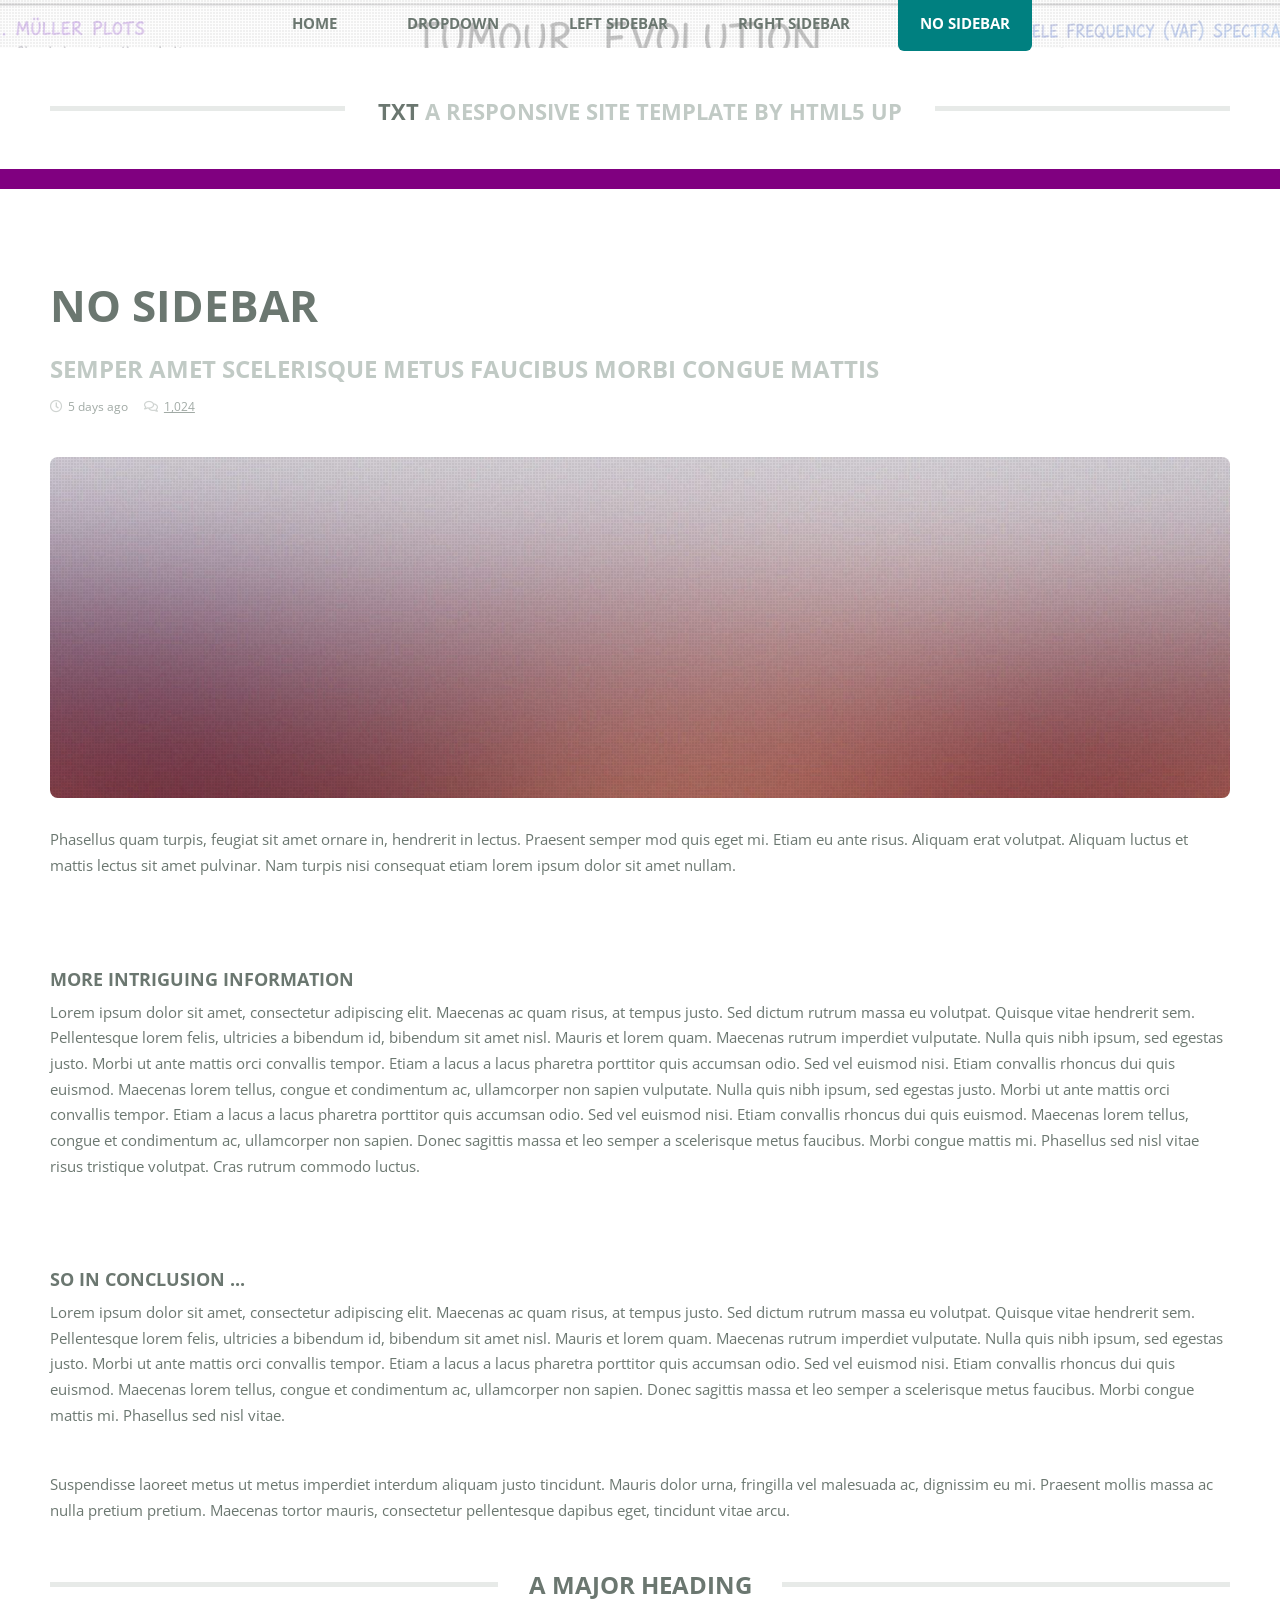
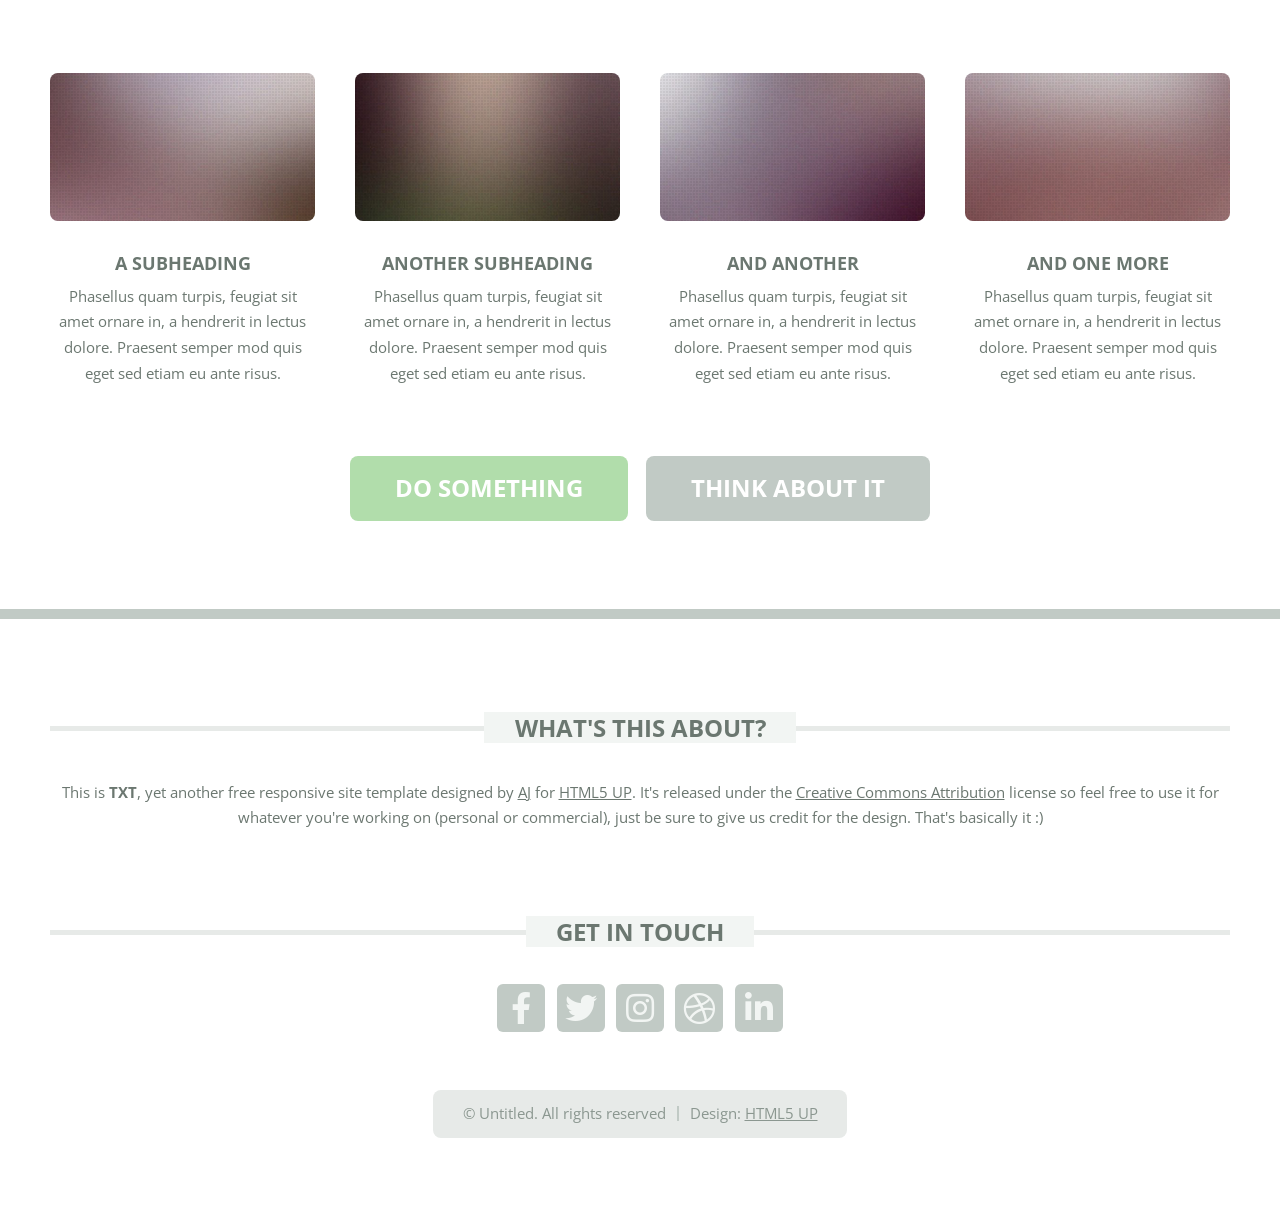
<file: no-sidebar.html>
<!DOCTYPE HTML>
<!--
	TXT by HTML5 UP
	html5up.net | @ajlkn
	Free for personal and commercial use under the CCA 3.0 license (html5up.net/license)
-->
<html>
	<head>
		<title>No Sidebar - TXT by HTML5 UP</title>
		<meta charset="utf-8" />
		<meta name="viewport" content="width=device-width, initial-scale=1, user-scalable=no" />
		<link rel="stylesheet" href="assets/css/main.css" />
	</head>
	<body class="is-preload">
		<div id="page-wrapper">

			<!-- Header -->
				<header id="header">
					<div class="logo container">
						<div>
							<h1><a href="index.html" id="logo">TXT</a></h1>
							<p>A responsive site template by HTML5 UP</p>
						</div>
					</div>
				</header>

			<!-- Nav -->
				<nav id="nav">
					<ul>
						<li><a href="index.html">Home</a></li>
						<li>
							<a href="#">Dropdown</a>
							<ul>
								<li><a href="#">Lorem ipsum dolor</a></li>
								<li><a href="#">Magna phasellus</a></li>
								<li>
									<a href="#">Phasellus consequat</a>
									<ul>
										<li><a href="#">Lorem ipsum dolor</a></li>
										<li><a href="#">Phasellus consequat</a></li>
										<li><a href="#">Magna phasellus</a></li>
										<li><a href="#">Etiam dolore nisl</a></li>
									</ul>
								</li>
								<li><a href="#">Veroeros feugiat</a></li>
							</ul>
						</li>
						<li><a href="left-sidebar.html">Left Sidebar</a></li>
						<li><a href="right-sidebar.html">Right Sidebar</a></li>
						<li class="current"><a href="no-sidebar.html">No Sidebar</a></li>
					</ul>
				</nav>

			<!-- Main -->
				<section id="main">
					<div class="container">
						<div class="row">
							<div class="col-12">
								<div class="content">

									<!-- Content -->

										<article class="box page-content">

											<header>
												<h2>No Sidebar</h2>
												<p>Semper amet scelerisque metus faucibus morbi congue mattis</p>
												<ul class="meta">
													<li class="icon fa-clock">5 days ago</li>
													<li class="icon fa-comments"><a href="#">1,024</a></li>
												</ul>
											</header>

											<section>
												<span class="image featured"><img src="images/pic05.jpg" alt="" /></span>
												<p>
													Phasellus quam turpis, feugiat sit amet ornare in, hendrerit in lectus.
													Praesent semper mod quis eget mi. Etiam eu ante risus. Aliquam erat volutpat.
													Aliquam luctus et mattis lectus sit amet pulvinar. Nam turpis nisi
													consequat etiam lorem ipsum dolor sit amet nullam.
												</p>
											</section>

											<section>
												<h3>More intriguing information</h3>
												<p>
													Lorem ipsum dolor sit amet, consectetur adipiscing elit. Maecenas ac quam risus, at tempus
													justo. Sed dictum rutrum massa eu volutpat. Quisque vitae hendrerit sem. Pellentesque lorem felis,
													ultricies a bibendum id, bibendum sit amet nisl. Mauris et lorem quam. Maecenas rutrum imperdiet
													vulputate. Nulla quis nibh ipsum, sed egestas justo. Morbi ut ante mattis orci convallis tempor.
													Etiam a lacus a lacus pharetra porttitor quis accumsan odio. Sed vel euismod nisi. Etiam convallis
													rhoncus dui quis euismod. Maecenas lorem tellus, congue et condimentum ac, ullamcorper non sapien
													vulputate. Nulla quis nibh ipsum, sed egestas justo. Morbi ut ante mattis orci convallis tempor.
													Etiam a lacus a lacus pharetra porttitor quis accumsan odio. Sed vel euismod nisi. Etiam convallis
													rhoncus dui quis euismod. Maecenas lorem tellus, congue et condimentum ac, ullamcorper non sapien.
													Donec sagittis massa et leo semper a scelerisque metus faucibus. Morbi congue mattis mi.
													Phasellus sed nisl vitae risus tristique volutpat. Cras rutrum commodo luctus.
												</p>
											</section>

											<section>
												<h3>So in conclusion ...</h3>
												<p>
													Lorem ipsum dolor sit amet, consectetur adipiscing elit. Maecenas ac quam risus, at tempus
													justo. Sed dictum rutrum massa eu volutpat. Quisque vitae hendrerit sem. Pellentesque lorem felis,
													ultricies a bibendum id, bibendum sit amet nisl. Mauris et lorem quam. Maecenas rutrum imperdiet
													vulputate. Nulla quis nibh ipsum, sed egestas justo. Morbi ut ante mattis orci convallis tempor.
													Etiam a lacus a lacus pharetra porttitor quis accumsan odio. Sed vel euismod nisi. Etiam convallis
													rhoncus dui quis euismod. Maecenas lorem tellus, congue et condimentum ac, ullamcorper non sapien.
													Donec sagittis massa et leo semper a scelerisque metus faucibus. Morbi congue mattis mi.
													Phasellus sed nisl vitae.
												</p>
												<p>
													Suspendisse laoreet metus ut metus imperdiet interdum aliquam justo tincidunt. Mauris dolor urna,
													fringilla vel malesuada ac, dignissim eu mi. Praesent mollis massa ac nulla pretium pretium.
													Maecenas tortor mauris, consectetur pellentesque dapibus eget, tincidunt vitae arcu.
												</p>
											</section>

										</article>

								</div>
							</div>
							<div class="col-12">

								<!-- Features -->
									<section class="box features">
										<h2 class="major"><span>A Major Heading</span></h2>
										<div>
											<div class="row">
												<div class="col-3 col-6-medium col-12-small">

													<!-- Feature -->
														<section class="box feature">
															<a href="#" class="image featured"><img src="images/pic01.jpg" alt="" /></a>
															<h3><a href="#">A Subheading</a></h3>
															<p>
																Phasellus quam turpis, feugiat sit amet ornare in, a hendrerit in
																lectus dolore. Praesent semper mod quis eget sed etiam eu ante risus.
															</p>
														</section>

												</div>
												<div class="col-3 col-6-medium col-12-small">

													<!-- Feature -->
														<section class="box feature">
															<a href="#" class="image featured"><img src="images/pic02.jpg" alt="" /></a>
															<h3><a href="#">Another Subheading</a></h3>
															<p>
																Phasellus quam turpis, feugiat sit amet ornare in, a hendrerit in
																lectus dolore. Praesent semper mod quis eget sed etiam eu ante risus.
															</p>
														</section>

												</div>
												<div class="col-3 col-6-medium col-12-small">

													<!-- Feature -->
														<section class="box feature">
															<a href="#" class="image featured"><img src="images/pic03.jpg" alt="" /></a>
															<h3><a href="#">And Another</a></h3>
															<p>
																Phasellus quam turpis, feugiat sit amet ornare in, a hendrerit in
																lectus dolore. Praesent semper mod quis eget sed etiam eu ante risus.
															</p>
														</section>

												</div>
												<div class="col-3 col-6-medium col-12-small">

													<!-- Feature -->
														<section class="box feature">
															<a href="#" class="image featured"><img src="images/pic04.jpg" alt="" /></a>
															<h3><a href="#">And One More</a></h3>
															<p>
																Phasellus quam turpis, feugiat sit amet ornare in, a hendrerit in
																lectus dolore. Praesent semper mod quis eget sed etiam eu ante risus.
															</p>
														</section>

												</div>
												<div class="col-12">
													<ul class="actions">
														<li><a href="#" class="button large">Do Something</a></li>
														<li><a href="#" class="button alt large">Think About It</a></li>
													</ul>
												</div>
											</div>
										</div>
									</section>

							</div>
						</div>
					</div>
				</section>

			<!-- Footer -->
				<footer id="footer">
					<div class="container">
						<div class="row gtr-200">
							<div class="col-12">

								<!-- About -->
									<section>
										<h2 class="major"><span>What's this about?</span></h2>
										<p>
											This is <strong>TXT</strong>, yet another free responsive site template designed by
											<a href="http://twitter.com/ajlkn">AJ</a> for <a href="http://html5up.net">HTML5 UP</a>. It's released under the
											<a href="http://html5up.net/license/">Creative Commons Attribution</a> license so feel free to use it for
											whatever you're working on (personal or commercial), just be sure to give us credit for the design.
											That's basically it :)
										</p>
									</section>

							</div>
							<div class="col-12">

								<!-- Contact -->
									<section>
										<h2 class="major"><span>Get in touch</span></h2>
										<ul class="contact">
											<li><a class="icon brands fa-facebook-f" href="#"><span class="label">Facebook</span></a></li>
											<li><a class="icon brands fa-twitter" href="#"><span class="label">Twitter</span></a></li>
											<li><a class="icon brands fa-instagram" href="#"><span class="label">Instagram</span></a></li>
											<li><a class="icon brands fa-dribbble" href="#"><span class="label">Dribbble</span></a></li>
											<li><a class="icon brands fa-linkedin-in" href="#"><span class="label">LinkedIn</span></a></li>
										</ul>
									</section>

							</div>
						</div>

						<!-- Copyright -->
							<div id="copyright">
								<ul class="menu">
									<li>&copy; Untitled. All rights reserved</li><li>Design: <a href="http://html5up.net">HTML5 UP</a></li>
								</ul>
							</div>

					</div>
				</footer>

		</div>

		<!-- Scripts -->
			<script src="assets/js/jquery.min.js"></script>
			<script src="assets/js/jquery.dropotron.min.js"></script>
			<script src="assets/js/jquery.scrolly.min.js"></script>
			<script src="assets/js/browser.min.js"></script>
			<script src="assets/js/breakpoints.min.js"></script>
			<script src="assets/js/util.js"></script>
			<script src="assets/js/main.js"></script>

	</body>
</html>
</file>
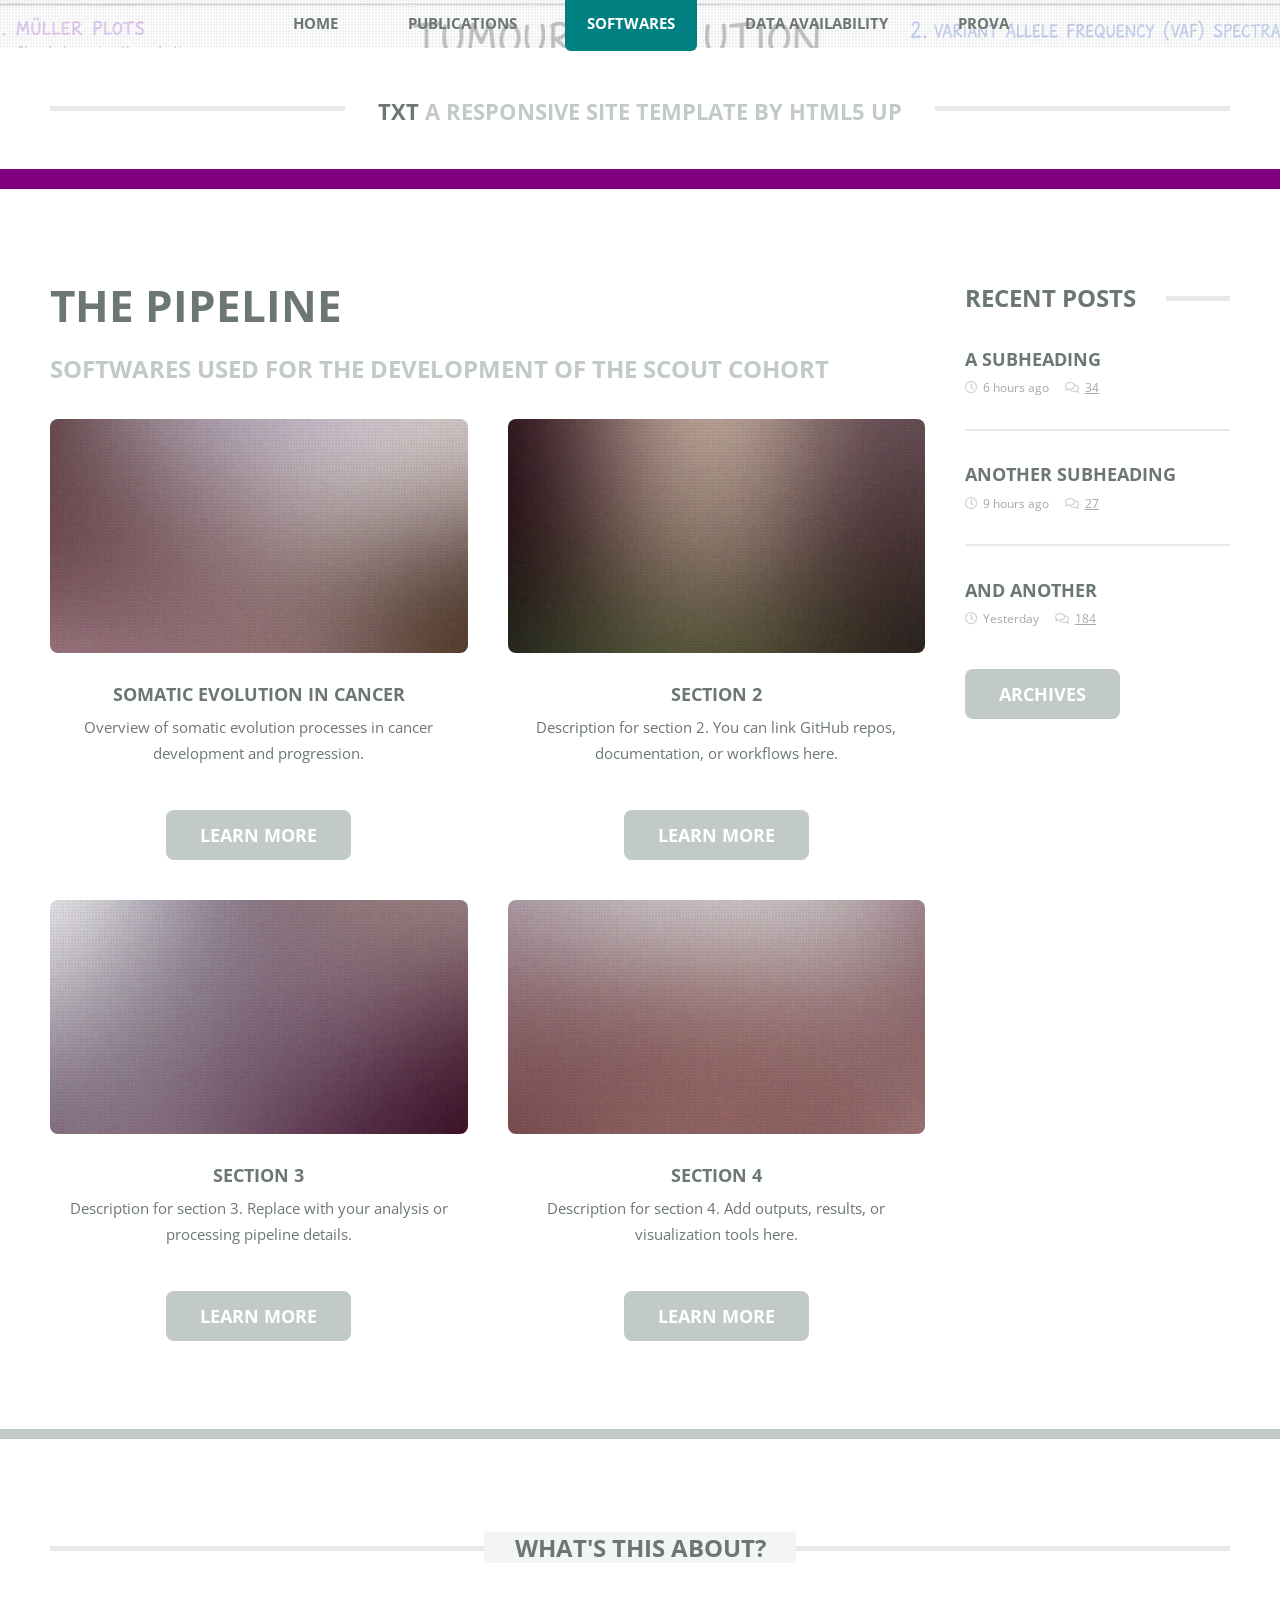
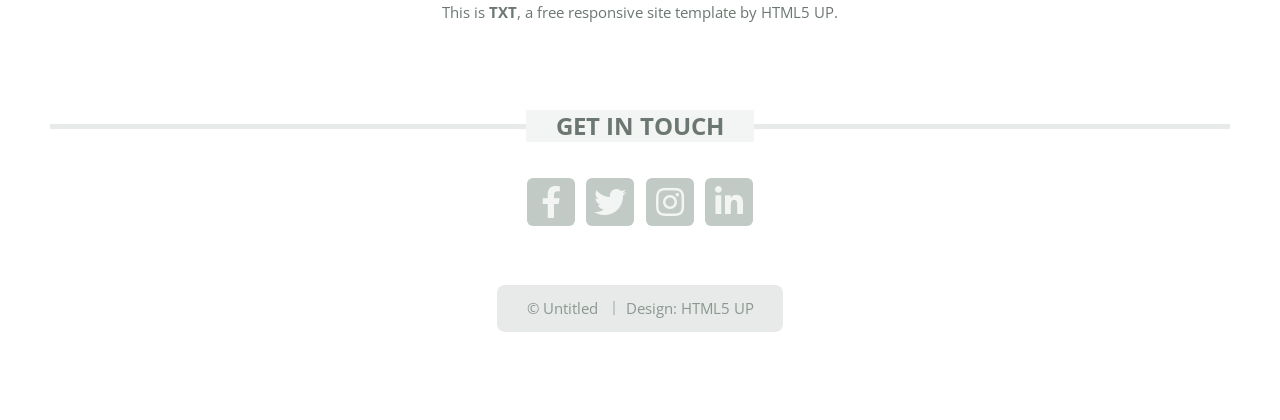
<file: prova-sidebar.html>
<!DOCTYPE HTML>
<!--
	TXT by HTML5 UP
	html5up.net | @ajlkn
	Free for personal and commercial use under the CCA 3.0 license (html5up.net/license)
-->
<html>
	<head>
		<title>Prova Sidebar - TXT by HTML5 UP</title>
		<meta charset="utf-8" />
		<meta name="viewport" content="width=device-width, initial-scale=1, user-scalable=no" />
		<link rel="stylesheet" href="assets/css/main.css" />
	</head>

	<body class="is-preload">
		<div id="page-wrapper">

			<!-- Header -->
			<header id="header">
				<div class="logo container">
					<div>
						<h1><a href="index.html" id="logo">TXT</a></h1>
						<p>A responsive site template by HTML5 UP</p>
					</div>
				</div>
			</header>

			<!-- Nav -->
			<nav id="nav">
				<ul>
					<li><a href="index.html">Home</a></li>
					<li><a href="left-sidebar.html">Publications</a></li>
					<li class="current"><a href="right-sidebar.html">Softwares</a></li>
					<li><a href="no-sidebar.html">Data Availability</a></li>
                    <li><a href="prova-sidebar.html">Prova</a></li>
				</ul>
			</nav>

			<!-- Main -->
			<section id="main">
				<div class="container">
					<div class="row">

						<div class="col-9 col-12-medium">
							<div class="content">

								<!-- Content -->
								<article class="box page-content">

									<header>
										<h2>The pipeline</h2>
										<p>Softwares used for the development of the SCOUT cohort</p>
									</header>

									<!-- GRID LAYOUT -->
									<section>
										<div class="row">

											<!-- Card 1 -->
                                            <div class="col-6 col-12-medium">
                                                <section class="box feature">

                                                    <a href="https://en.wikipedia.org/wiki/Somatic_evolution_in_cancer" target="_blank" rel="noopener noreferrer" class="image featured">
                                                        <img src="images/pic01.jpg" alt="Section 1" />
                                                    </a>

                                                    <h3>Somatic Evolution in Cancer</h3>

                                                    <p>
                                                        Overview of somatic evolution processes in cancer development and progression.
                                                    </p>

                                                    <a href="https://en.wikipedia.org/wiki/Somatic_evolution_in_cancer" target="_blank" rel="noopener noreferrer" class="button alt">
                                                        Learn More
                                                    </a>

                                                </section>
                                            </div>

											<!-- Card 2 -->
											<div class="col-6 col-12-medium">
												<section class="box feature">
													<a href="#" class="image featured">
														<img src="images/pic02.jpg" alt="Section 2" />
													</a>
													<h3>Section 2</h3>
													<p>
														Description for section 2. You can link GitHub repos,
														documentation, or workflows here.
													</p>
													<a href="#" class="button alt">Learn More</a>
												</section>
											</div>

											<!-- Card 3 -->
											<div class="col-6 col-12-medium">
												<section class="box feature">
													<a href="#" class="image featured">
														<img src="images/pic03.jpg" alt="Section 3" />
													</a>
													<h3>Section 3</h3>
													<p>
														Description for section 3. Replace with your analysis
														or processing pipeline details.
													</p>
													<a href="#" class="button alt">Learn More</a>
												</section>
											</div>

											<!-- Card 4 -->
											<div class="col-6 col-12-medium">
												<section class="box feature">
													<a href="#" class="image featured">
														<img src="images/pic04.jpg" alt="Section 4" />
													</a>
													<h3>Section 4</h3>
													<p>
														Description for section 4. Add outputs, results,
														or visualization tools here.
													</p>
													<a href="#" class="button alt">Learn More</a>
												</section>
											</div>

										</div>
									</section>

								</article>

							</div>
						</div>

						<!-- Sidebar -->
						<div class="col-3 col-12-medium">
							<div class="sidebar">

								<section>
									<h2 class="major"><span>Recent Posts</span></h2>
									<ul class="divided">
										<li>
											<article class="box post-summary">
												<h3><a href="#">A Subheading</a></h3>
												<ul class="meta">
													<li class="icon fa-clock">6 hours ago</li>
													<li class="icon fa-comments"><a href="#">34</a></li>
												</ul>
											</article>
										</li>
										<li>
											<article class="box post-summary">
												<h3><a href="#">Another Subheading</a></h3>
												<ul class="meta">
													<li class="icon fa-clock">9 hours ago</li>
													<li class="icon fa-comments"><a href="#">27</a></li>
												</ul>
											</article>
										</li>
										<li>
											<article class="box post-summary">
												<h3><a href="#">And Another</a></h3>
												<ul class="meta">
													<li class="icon fa-clock">Yesterday</li>
													<li class="icon fa-comments"><a href="#">184</a></li>
												</ul>
											</article>
										</li>
									</ul>
									<a href="#" class="button alt">Archives</a>
								</section>

							</div>
						</div>

					</div>
				</div>
			</section>

			<!-- Footer -->
			<footer id="footer">
				<div class="container">
					<div class="row gtr-200">

						<div class="col-12">
							<section>
								<h2 class="major"><span>What's this about?</span></h2>
								<p>
									This is <strong>TXT</strong>, a free responsive site template by HTML5 UP.
								</p>
							</section>
						</div>

						<div class="col-12">
							<section>
								<h2 class="major"><span>Get in touch</span></h2>
								<ul class="contact">
									<li><a class="icon brands fa-facebook-f" href="#"></a></li>
									<li><a class="icon brands fa-twitter" href="#"></a></li>
									<li><a class="icon brands fa-instagram" href="#"></a></li>
									<li><a class="icon brands fa-linkedin-in" href="#"></a></li>
								</ul>
							</section>
						</div>

					</div>

					<div id="copyright">
						<ul class="menu">
							<li>&copy; Untitled</li>
							<li>Design: HTML5 UP</li>
						</ul>
					</div>

				</div>
			</footer>

		</div>

		<!-- Scripts -->
		<script src="assets/js/jquery.min.js"></script>
		<script src="assets/js/jquery.dropotron.min.js"></script>
		<script src="assets/js/jquery.scrolly.min.js"></script>
		<script src="assets/js/browser.min.js"></script>
		<script src="assets/js/breakpoints.min.js"></script>
		<script src="assets/js/util.js"></script>
		<script src="assets/js/main.js"></script>

	</body>
</html>
</file>
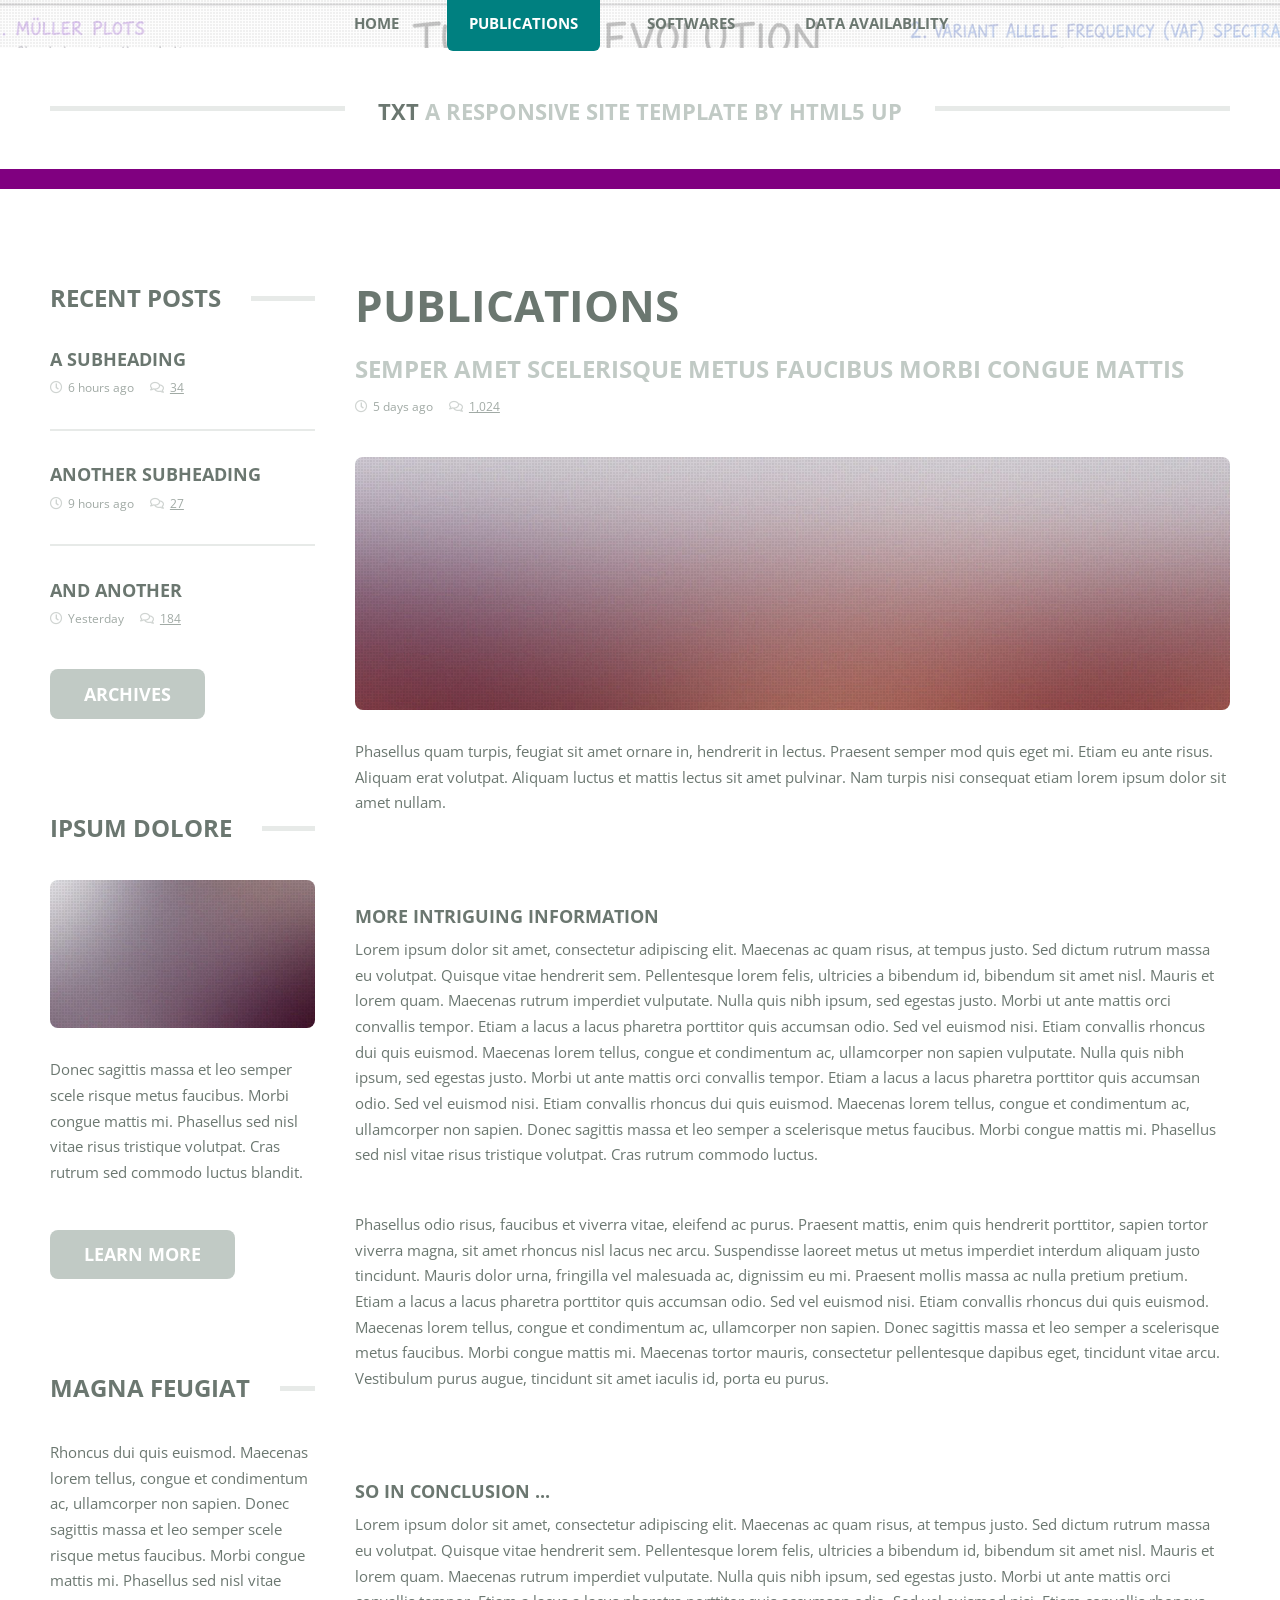
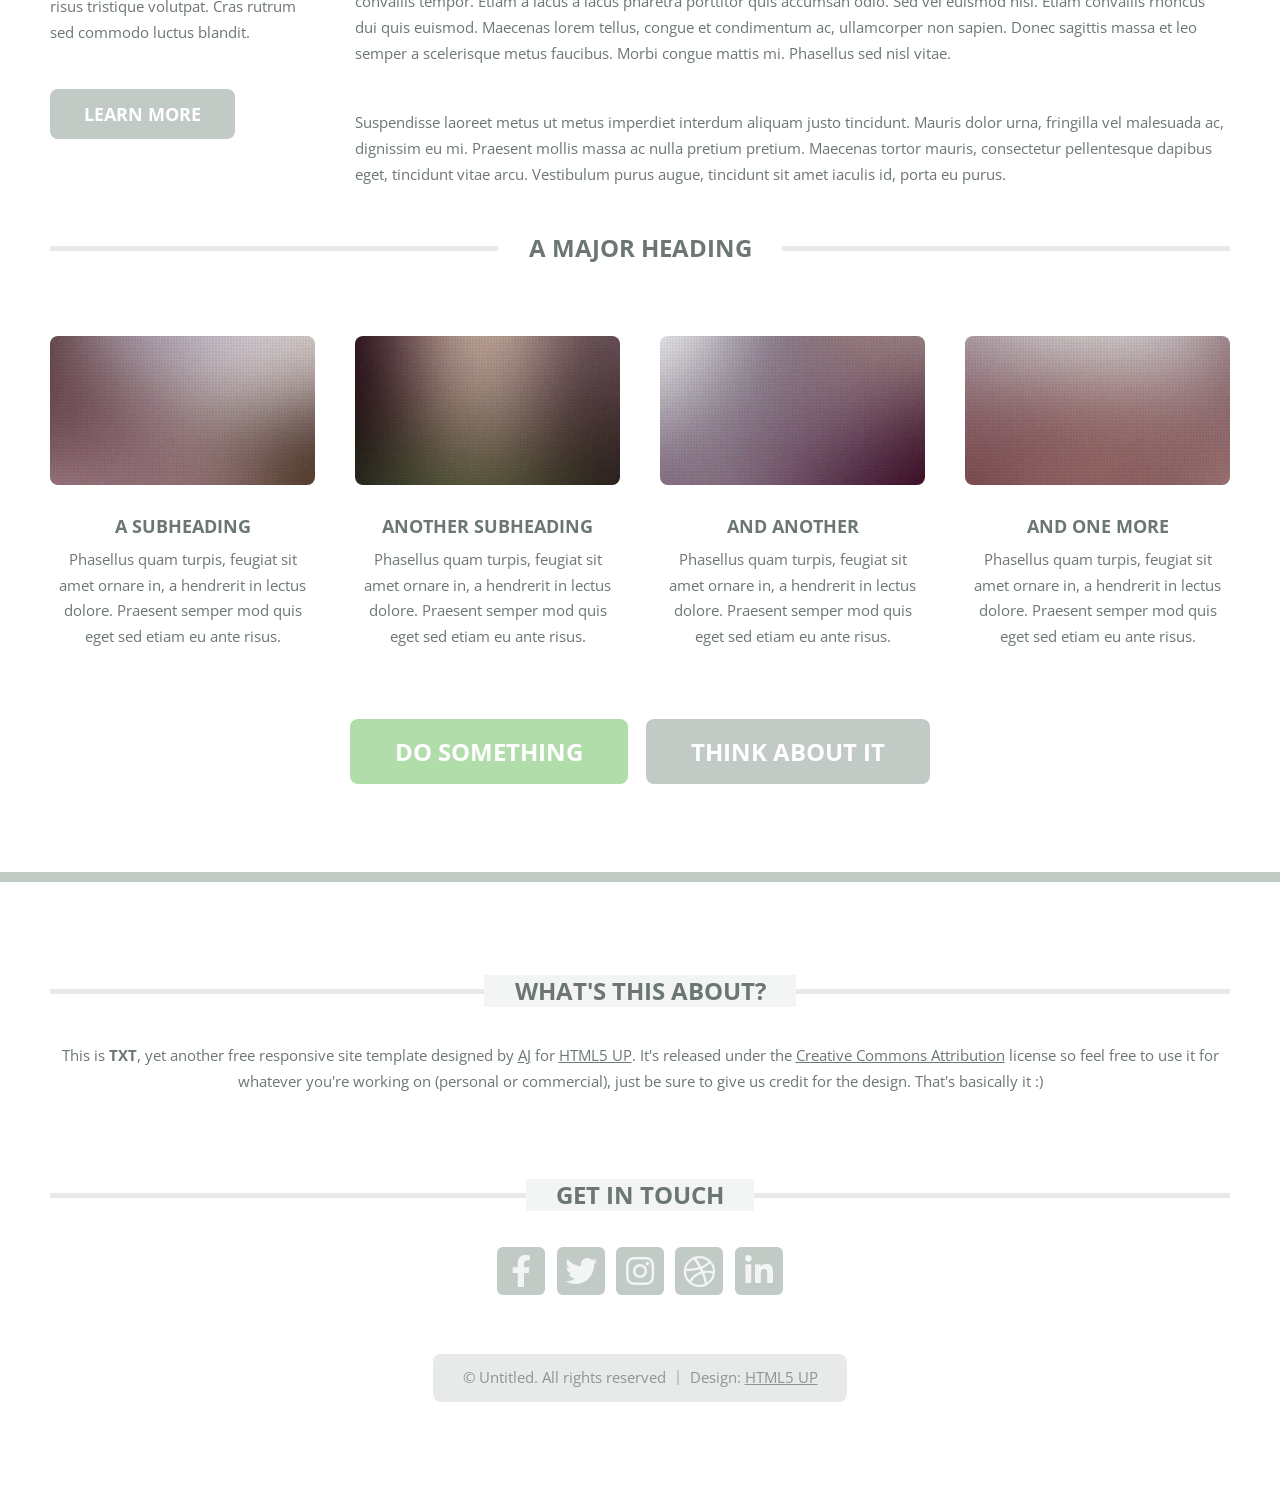
<file: publications.html>
<!DOCTYPE HTML>
<!--
	TXT by HTML5 UP
	html5up.net | @ajlkn
	Free for personal and commercial use under the CCA 3.0 license (html5up.net/license)
-->
<html>
	<head>
		<title>Publications - TXT by HTML5 UP</title>
		<meta charset="utf-8" />
		<meta name="viewport" content="width=device-width, initial-scale=1, user-scalable=no" />
		<link rel="stylesheet" href="assets/css/main.css" />
	</head>
	<body class="is-preload">
		<div id="page-wrapper">

			<!-- Header -->
				<header id="header">
					<div class="logo container">
						<div>
							<h1><a href="index.html" id="logo">TXT</a></h1>
							<p>A responsive site template by HTML5 UP</p>
						</div>
					</div>
				</header>

			<!-- Nav -->
				<nav id="nav">
					<ul>
						<li><a href="index.html">Home</a></li>
						<!--
						<li>
							<a href="#">Dropdown</a>
							<ul>
								<li><a href="#">Lorem ipsum dolor</a></li>
								<li><a href="#">Magna phasellus</a></li>
								<li>
									<a href="#">Phasellus consequat</a>
									<ul>
										<li><a href="#">Lorem ipsum dolor</a></li>
										<li><a href="#">Phasellus consequat</a></li>
										<li><a href="#">Magna phasellus</a></li>
										<li><a href="#">Etiam dolore nisl</a></li>
									</ul>
								</li>
								<li><a href="#">Veroeros feugiat</a></li>
							</ul>
						</li>
						-->
						<li class="current"><a href="publications.html">Publications</a></li>
						<li><a href="softwares-fancy.html">Softwares</a></li>
						<li><a href="data-avail.html">Data Availability</a></li>
					</ul>
				</nav>

			<!-- Main -->
				<section id="main">
					<div class="container">
						<div class="row">
							<div class="col-3 col-12-medium">
								<div class="sidebar">

									<!-- Sidebar -->

										<!-- Recent Posts -->
											<section>
												<h2 class="major"><span>Recent Posts</span></h2>
												<ul class="divided">
													<li>
														<article class="box post-summary">
															<h3><a href="#">A Subheading</a></h3>
															<ul class="meta">
																<li class="icon fa-clock">6 hours ago</li>
																<li class="icon fa-comments"><a href="#">34</a></li>
															</ul>
														</article>
													</li>
													<li>
														<article class="box post-summary">
															<h3><a href="#">Another Subheading</a></h3>
															<ul class="meta">
																<li class="icon fa-clock">9 hours ago</li>
																<li class="icon fa-comments"><a href="#">27</a></li>
															</ul>
														</article>
													</li>
													<li>
														<article class="box post-summary">
															<h3><a href="#">And Another</a></h3>
															<ul class="meta">
																<li class="icon fa-clock">Yesterday</li>
																<li class="icon fa-comments"><a href="#">184</a></li>
															</ul>
														</article>
													</li>
												</ul>
												<a href="#" class="button alt">Archives</a>
											</section>

										<!-- Something -->
											<section>
												<h2 class="major"><span>Ipsum Dolore</span></h2>
												<a href="#" class="image featured"><img src="images/pic03.jpg" alt="" /></a>
												<p>
													Donec sagittis massa et leo semper scele risque metus faucibus. Morbi congue mattis mi.
													Phasellus sed nisl vitae risus tristique volutpat. Cras rutrum sed commodo luctus blandit.
												</p>
												<a href="#" class="button alt">Learn more</a>
											</section>

										<!-- Something -->
											<section>
												<h2 class="major"><span>Magna Feugiat</span></h2>
												<p>
													Rhoncus dui quis euismod. Maecenas lorem tellus, congue et condimentum ac, ullamcorper non sapien.
													Donec sagittis massa et leo semper scele risque metus faucibus. Morbi congue mattis mi.
													Phasellus sed nisl vitae risus tristique volutpat. Cras rutrum sed commodo luctus blandit.
												</p>
												<a href="#" class="button alt">Learn more</a>
											</section>

								</div>
							</div>
							<div class="col-9 col-12-medium imp-medium">
								<div class="content">

									<!-- Content -->

										<article class="box page-content">

											<header>
												<h2>Publications</h2>
												<p>Semper amet scelerisque metus faucibus morbi congue mattis</p>
												<ul class="meta">
													<li class="icon fa-clock">5 days ago</li>
													<li class="icon fa-comments"><a href="#">1,024</a></li>
												</ul>
											</header>

											<section>
												<span class="image featured"><img src="images/pic05.jpg" alt="" /></span>
												<p>
													Phasellus quam turpis, feugiat sit amet ornare in, hendrerit in lectus.
													Praesent semper mod quis eget mi. Etiam eu ante risus. Aliquam erat volutpat.
													Aliquam luctus et mattis lectus sit amet pulvinar. Nam turpis nisi
													consequat etiam lorem ipsum dolor sit amet nullam.
												</p>
											</section>

											<section>
												<h3>More intriguing information</h3>
												<p>
													Lorem ipsum dolor sit amet, consectetur adipiscing elit. Maecenas ac quam risus, at tempus
													justo. Sed dictum rutrum massa eu volutpat. Quisque vitae hendrerit sem. Pellentesque lorem felis,
													ultricies a bibendum id, bibendum sit amet nisl. Mauris et lorem quam. Maecenas rutrum imperdiet
													vulputate. Nulla quis nibh ipsum, sed egestas justo. Morbi ut ante mattis orci convallis tempor.
													Etiam a lacus a lacus pharetra porttitor quis accumsan odio. Sed vel euismod nisi. Etiam convallis
													rhoncus dui quis euismod. Maecenas lorem tellus, congue et condimentum ac, ullamcorper non sapien
													vulputate. Nulla quis nibh ipsum, sed egestas justo. Morbi ut ante mattis orci convallis tempor.
													Etiam a lacus a lacus pharetra porttitor quis accumsan odio. Sed vel euismod nisi. Etiam convallis
													rhoncus dui quis euismod. Maecenas lorem tellus, congue et condimentum ac, ullamcorper non sapien.
													Donec sagittis massa et leo semper a scelerisque metus faucibus. Morbi congue mattis mi.
													Phasellus sed nisl vitae risus tristique volutpat. Cras rutrum commodo luctus.
												</p>
												<p>
													Phasellus odio risus, faucibus et viverra vitae, eleifend ac purus. Praesent mattis, enim
													quis hendrerit porttitor, sapien tortor viverra magna, sit amet rhoncus nisl lacus nec arcu.
													Suspendisse laoreet metus ut metus imperdiet interdum aliquam justo tincidunt. Mauris dolor urna,
													fringilla vel malesuada ac, dignissim eu mi. Praesent mollis massa ac nulla pretium pretium.
													Etiam a lacus a lacus pharetra porttitor quis accumsan odio. Sed vel euismod nisi. Etiam convallis
													rhoncus dui quis euismod. Maecenas lorem tellus, congue et condimentum ac, ullamcorper non sapien.
													Donec sagittis massa et leo semper a scelerisque metus faucibus. Morbi congue mattis mi.
													Maecenas tortor mauris, consectetur pellentesque dapibus eget, tincidunt vitae arcu.
													Vestibulum purus augue, tincidunt sit amet iaculis id, porta eu purus.
												</p>
											</section>

											<section>
												<h3>So in conclusion ...</h3>
												<p>
													Lorem ipsum dolor sit amet, consectetur adipiscing elit. Maecenas ac quam risus, at tempus
													justo. Sed dictum rutrum massa eu volutpat. Quisque vitae hendrerit sem. Pellentesque lorem felis,
													ultricies a bibendum id, bibendum sit amet nisl. Mauris et lorem quam. Maecenas rutrum imperdiet
													vulputate. Nulla quis nibh ipsum, sed egestas justo. Morbi ut ante mattis orci convallis tempor.
													Etiam a lacus a lacus pharetra porttitor quis accumsan odio. Sed vel euismod nisi. Etiam convallis
													rhoncus dui quis euismod. Maecenas lorem tellus, congue et condimentum ac, ullamcorper non sapien.
													Donec sagittis massa et leo semper a scelerisque metus faucibus. Morbi congue mattis mi.
													Phasellus sed nisl vitae.
												</p>
												<p>
													Suspendisse laoreet metus ut metus imperdiet interdum aliquam justo tincidunt. Mauris dolor urna,
													fringilla vel malesuada ac, dignissim eu mi. Praesent mollis massa ac nulla pretium pretium.
													Maecenas tortor mauris, consectetur pellentesque dapibus eget, tincidunt vitae arcu.
													Vestibulum purus augue, tincidunt sit amet iaculis id, porta eu purus.
												</p>
											</section>

										</article>

								</div>
							</div>
							<div class="col-12">

								<!-- Features -->
									<section class="box features">
										<h2 class="major"><span>A Major Heading</span></h2>
										<div>
											<div class="row">
												<div class="col-3 col-6-medium col-12-small">

													<!-- Feature -->
														<section class="box feature">
															<a href="#" class="image featured"><img src="images/pic01.jpg" alt="" /></a>
															<h3><a href="#">A Subheading</a></h3>
															<p>
																Phasellus quam turpis, feugiat sit amet ornare in, a hendrerit in
																lectus dolore. Praesent semper mod quis eget sed etiam eu ante risus.
															</p>
														</section>

												</div>
												<div class="col-3 col-6-medium col-12-small">

													<!-- Feature -->
														<section class="box feature">
															<a href="#" class="image featured"><img src="images/pic02.jpg" alt="" /></a>
															<h3><a href="#">Another Subheading</a></h3>
															<p>
																Phasellus quam turpis, feugiat sit amet ornare in, a hendrerit in
																lectus dolore. Praesent semper mod quis eget sed etiam eu ante risus.
															</p>
														</section>

												</div>
												<div class="col-3 col-6-medium col-12-small">

													<!-- Feature -->
														<section class="box feature">
															<a href="#" class="image featured"><img src="images/pic03.jpg" alt="" /></a>
															<h3><a href="#">And Another</a></h3>
															<p>
																Phasellus quam turpis, feugiat sit amet ornare in, a hendrerit in
																lectus dolore. Praesent semper mod quis eget sed etiam eu ante risus.
															</p>
														</section>

												</div>
												<div class="col-3 col-6-medium col-12-small">

													<!-- Feature -->
														<section class="box feature">
															<a href="#" class="image featured"><img src="images/pic04.jpg" alt="" /></a>
															<h3><a href="#">And One More</a></h3>
															<p>
																Phasellus quam turpis, feugiat sit amet ornare in, a hendrerit in
																lectus dolore. Praesent semper mod quis eget sed etiam eu ante risus.
															</p>
														</section>

												</div>
												<div class="col-12">
													<ul class="actions">
														<li><a href="#" class="button large">Do Something</a></li>
														<li><a href="#" class="button alt large">Think About It</a></li>
													</ul>
												</div>
											</div>
										</div>
									</section>

							</div>
						</div>
					</div>
				</section>

			<!-- Footer -->
				<footer id="footer">
					<div class="container">
						<div class="row gtr-200">
							<div class="col-12">

								<!-- About -->
									<section>
										<h2 class="major"><span>What's this about?</span></h2>
										<p>
											This is <strong>TXT</strong>, yet another free responsive site template designed by
											<a href="http://twitter.com/ajlkn">AJ</a> for <a href="http://html5up.net">HTML5 UP</a>. It's released under the
											<a href="http://html5up.net/license/">Creative Commons Attribution</a> license so feel free to use it for
											whatever you're working on (personal or commercial), just be sure to give us credit for the design.
											That's basically it :)
										</p>
									</section>

							</div>
							<div class="col-12">

								<!-- Contact -->
									<section>
										<h2 class="major"><span>Get in touch</span></h2>
										<ul class="contact">
											<li><a class="icon brands fa-facebook-f" href="#"><span class="label">Facebook</span></a></li>
											<li><a class="icon brands fa-twitter" href="#"><span class="label">Twitter</span></a></li>
											<li><a class="icon brands fa-instagram" href="#"><span class="label">Instagram</span></a></li>
											<li><a class="icon brands fa-dribbble" href="#"><span class="label">Dribbble</span></a></li>
											<li><a class="icon brands fa-linkedin-in" href="#"><span class="label">LinkedIn</span></a></li>
										</ul>
									</section>

							</div>
						</div>

						<!-- Copyright -->
							<div id="copyright">
								<ul class="menu">
									<li>&copy; Untitled. All rights reserved</li><li>Design: <a href="http://html5up.net">HTML5 UP</a></li>
								</ul>
							</div>

					</div>
				</footer>

		</div>

		<!-- Scripts -->
			<script src="assets/js/jquery.min.js"></script>
			<script src="assets/js/jquery.dropotron.min.js"></script>
			<script src="assets/js/jquery.scrolly.min.js"></script>
			<script src="assets/js/browser.min.js"></script>
			<script src="assets/js/breakpoints.min.js"></script>
			<script src="assets/js/util.js"></script>
			<script src="assets/js/main.js"></script>

	</body>
</html>
</file>
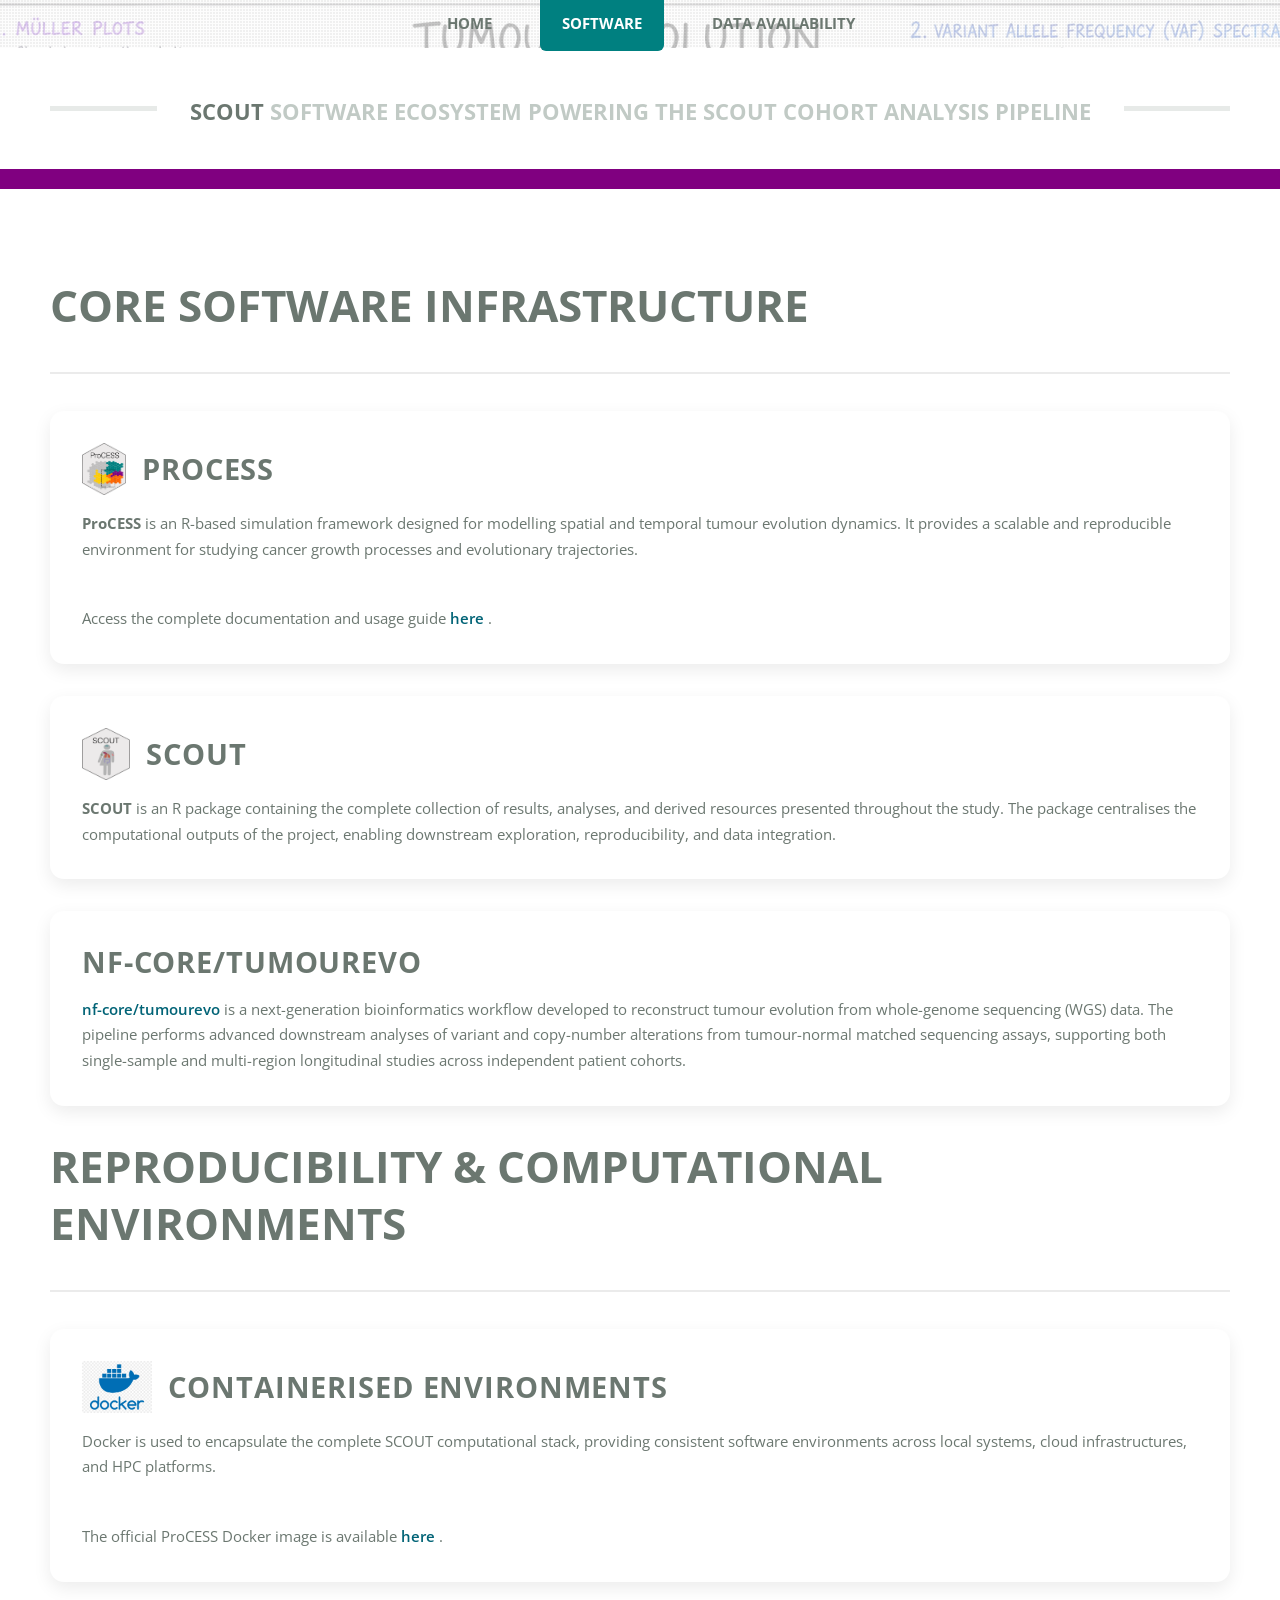
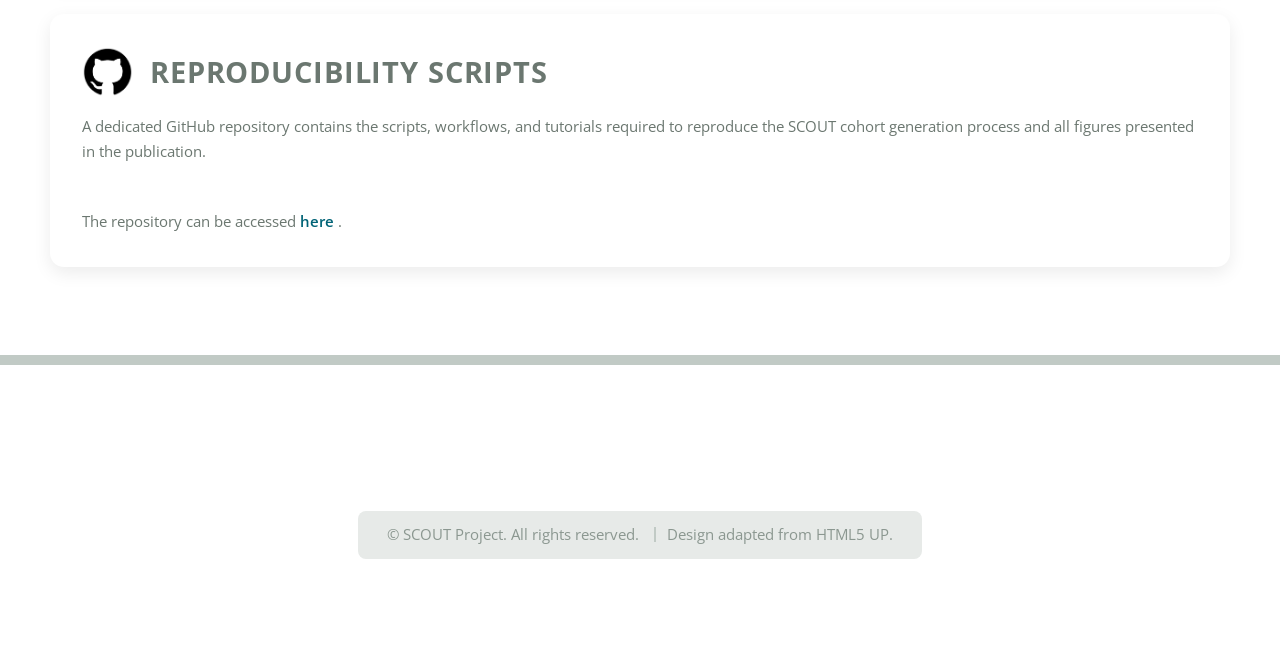
<file: softwares-fancy.html>
<!DOCTYPE HTML>
<html lang="en">
<head>
	<title>Software Ecosystem | SCOUT Cohort</title>
	<meta charset="utf-8" />
	<meta name="viewport" content="width=device-width, initial-scale=1, user-scalable=no" />
	<link rel="stylesheet" href="assets/css/main.css" />

	<style>
		.software-card {
			background: #ffffff;
			border-radius: 14px;
			padding: 2rem;
			margin-bottom: 2rem;
			box-shadow: 0 6px 18px rgba(0,0,0,0.08);
			transition: transform 0.2s ease, box-shadow 0.2s ease;
		}

		.software-card:hover {
			transform: translateY(-4px);
			box-shadow: 0 12px 24px rgba(0,0,0,0.12);
		}

		.software-title {
			display: flex;
			align-items: center;
			gap: 1rem;
			margin-bottom: 1rem;
		}

		.software-title img {
			height: 52px;
		}

		.software-title h3 {
			margin: 0;
			font-size: 1.8rem;
			letter-spacing: 0.03em;
		}

		.section-heading {
			margin-top: 4rem;
			margin-bottom: 2rem;
			padding-bottom: 1rem;
			border-bottom: 2px solid rgba(0,0,0,0.08);
		}

		.hero-description {
			font-size: 1.15rem;
			line-height: 1.8;
			max-width: 900px;
			margin: 0 auto;
			text-align: center;
			color: #666;
            text-transform: none;
		}

		.highlight-link {
			font-weight: 600;
			text-decoration: none;
			border-bottom: 2px solid transparent;
			transition: border-color 0.2s ease;
		}

		.highlight-link:hover {
			border-color: currentColor;
		}
	</style>
</head>

<body class="is-preload">

<div id="page-wrapper">

	<!-- Header -->
	<header id="header">
		<div class="logo container">
			<div>
				<h1>
					<a href="index.html" id="logo">SCOUT</a>
				</h1>
				<p>
					Software ecosystem powering the SCOUT cohort analysis pipeline
				</p>
			</div>
		</div>
	</header>

	<!-- Navigation -->
	<nav id="nav">
		<ul>
			<li><a href="index.html">Home</a></li>
			<!-- <li><a href="publications.html">Publications</a></li> -->
			<li class="current"><a href="softwares-fancy.html">Software</a></li>
			<li><a href="data-avail-fancy.html">Data Availability</a></li>
		</ul>
	</nav>

	<!-- Main -->
	<section id="main">
		<div class="container">

			<article class="box page-content">

				<header class="section-heading">
					<h2>Core Software Infrastructure</h2>
					<!-- <p class="hero-description">
						The SCOUT framework integrates simulation engines, bioinformatics workflows,
						and reproducible computational environments to model tumour evolution,
						process genomic data, and support large-scale cohort generation.
					</p> -->
				</header>

				<!-- ProCESS -->
				<section class="software-card">
					<div class="software-title">
						<img src="images/process_logo.png" alt="ProCESS logo">
						<h3>ProCESS</h3>
					</div>

					<p>
						<b>ProCESS</b> is an R-based simulation framework designed for modelling
						spatial and temporal tumour evolution dynamics. It provides a scalable
						and reproducible environment for studying cancer growth processes and
						evolutionary trajectories.
					</p>

					<p>
						Access the complete documentation and usage guide
						<a class="highlight-link"
						   href="https://caravagnalab.github.io/ProCESS/latest/index.html"
						   target="_blank"
						   rel="noopener noreferrer">
							here
						</a>.
					</p>
				</section>

				<!-- SCOUT -->
				<section class="software-card">
					<div class="software-title">
						<img src="images/scout_logo.png" alt="SCOUT logo">
						<h3>SCOUT</h3>
					</div>

					<p>
						<b>SCOUT</b> is an R package containing the complete collection of
						results, analyses, and derived resources presented throughout the study.
						The package centralises the computational outputs of the project,
						enabling downstream exploration, reproducibility, and data integration.
					</p>
				</section>

				<!-- nf-core -->
				<section class="software-card">
					<div class="software-title">
						<h3>nf-core/tumourevo</h3>
					</div>

					<p>
						<a class="highlight-link"
						   href="https://nf-co.re/tumourevo/dev/"
						   target="_blank"
						   rel="noopener noreferrer">
							nf-core/tumourevo
						</a>
						is a next-generation bioinformatics workflow developed to reconstruct
						tumour evolution from whole-genome sequencing (WGS) data.
						The pipeline performs advanced downstream analyses of variant and
						copy-number alterations from tumour-normal matched sequencing assays,
						supporting both single-sample and multi-region longitudinal studies
						across independent patient cohorts.
					</p>
				</section>

				<!-- Reproducibility -->
				<header class="section-heading">
					<h2>Reproducibility & Computational Environments</h2>
					<!-- <p class="hero-description">
						To ensure transparent and reproducible research, the SCOUT pipeline
						is distributed with containerised environments and openly available
						reproduction scripts.
					</p> -->
				</header>

				<!-- Docker -->
				<section class="software-card">
					<div class="software-title">
						<img src="images/docker_logo.png" alt="Docker logo">
						<h3>Containerised Environments</h3>
					</div>

					<p>
						Docker is used to encapsulate the complete SCOUT computational stack,
						providing consistent software environments across local systems,
						cloud infrastructures, and HPC platforms.
					</p>

					<p>
						The official ProCESS Docker image is available
						<a class="highlight-link"
						   href="https://hub.docker.com/r/lvaleriani/process"
						   target="_blank"
						   rel="noopener noreferrer">
							here
						</a>.
					</p>
				</section>

				<!-- Scripts -->
				<section class="software-card">
					<div class="software-title">
						<img src="images/github_logo.png" alt="GitHub logo">
						<h3>Reproducibility Scripts</h3>
					</div>

					<p>
						A dedicated GitHub repository contains the scripts, workflows,
						and tutorials required to reproduce the SCOUT cohort generation
						process and all figures presented in the publication.
					</p>

					<p>
						The repository can be accessed
						<a class="highlight-link"
						   href="https://github.com/caravagnalab/process_reproducibility"
						   target="_blank"
						   rel="noopener noreferrer">
							here
						</a>.
					</p>
				</section>

			</article>

		</div>
	</section>

	<!-- Footer -->
	<footer id="footer">
		<div class="container">

			<div id="copyright">
				<ul class="menu">
					<li>&copy; SCOUT Project. All rights reserved.</li>
					<li>Design adapted from HTML5 UP.</li>
				</ul>
			</div>

		</div>
	</footer>

</div>

<!-- Scripts -->
<script src="assets/js/jquery.min.js"></script>
<script src="assets/js/jquery.dropotron.min.js"></script>
<script src="assets/js/jquery.scrolly.min.js"></script>
<script src="assets/js/browser.min.js"></script>
<script src="assets/js/breakpoints.min.js"></script>
<script src="assets/js/util.js"></script>
<script src="assets/js/main.js"></script>

</body>
</html>
</file>
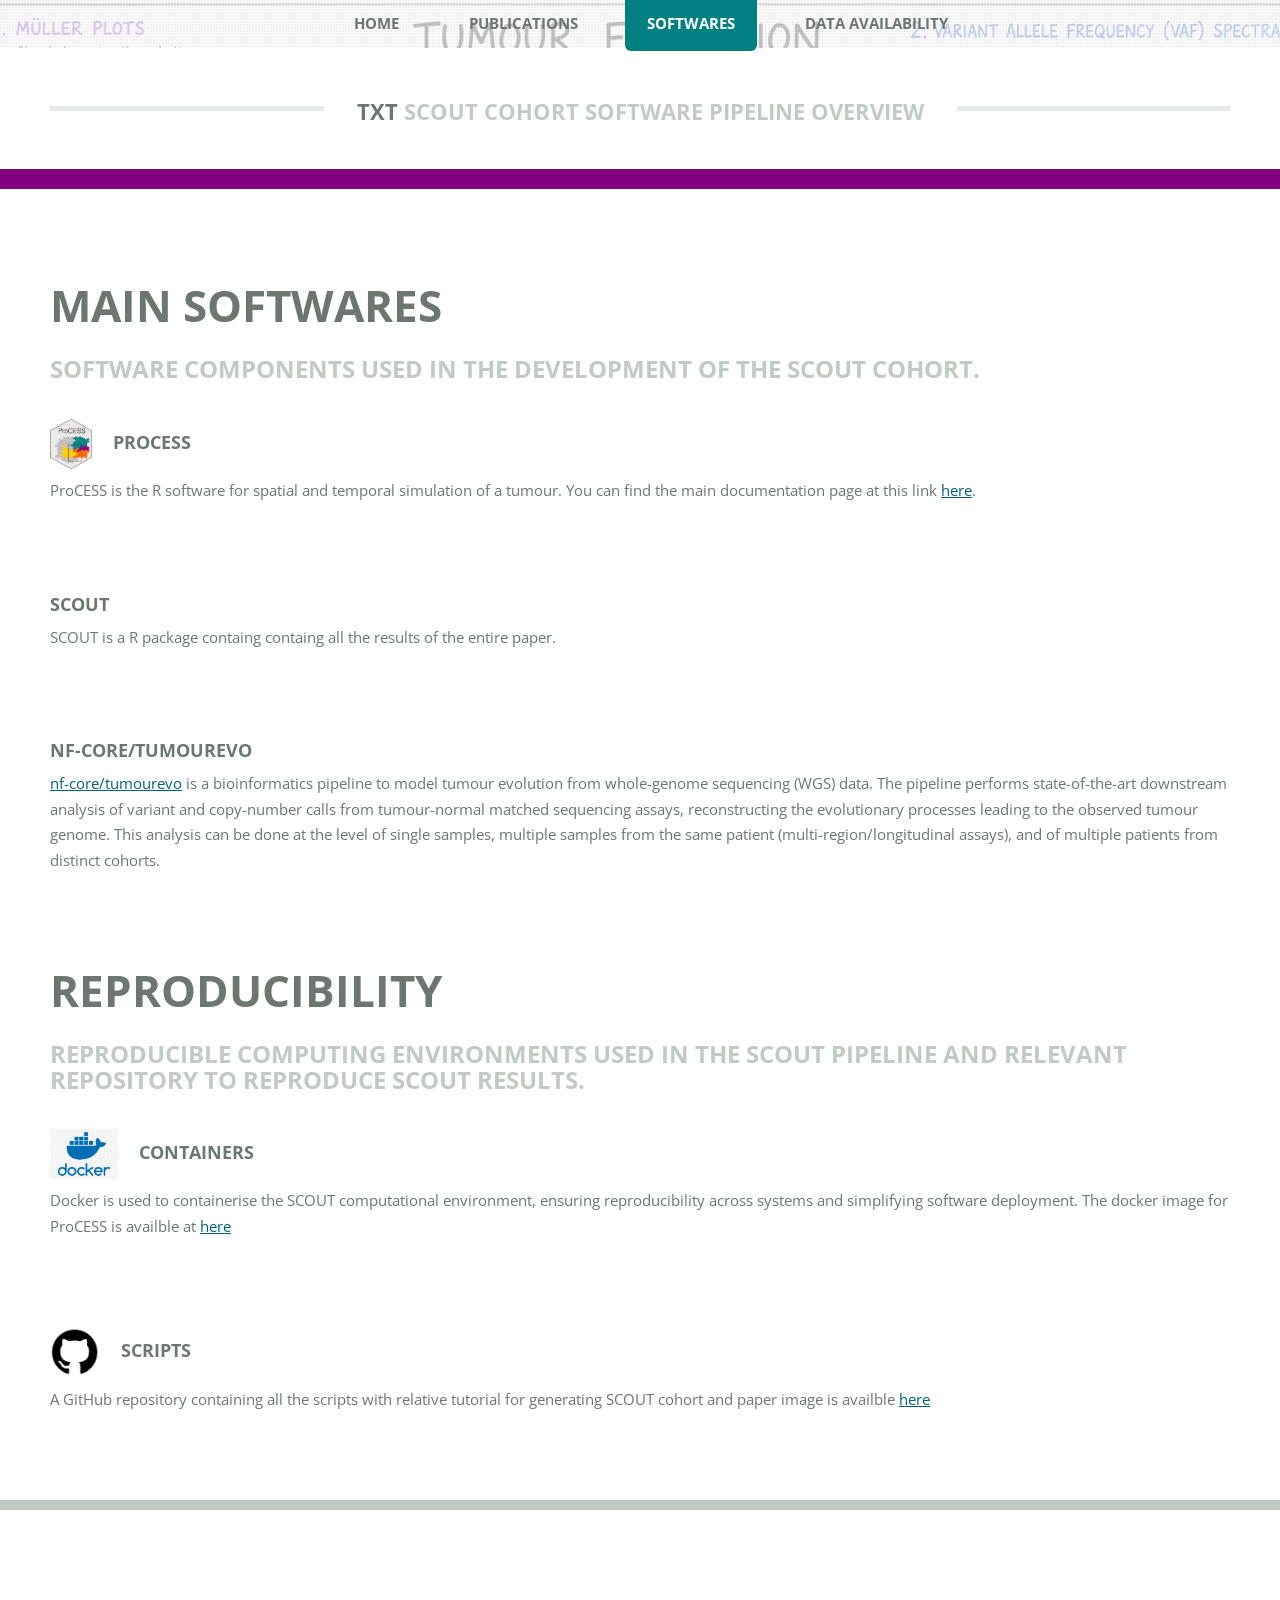
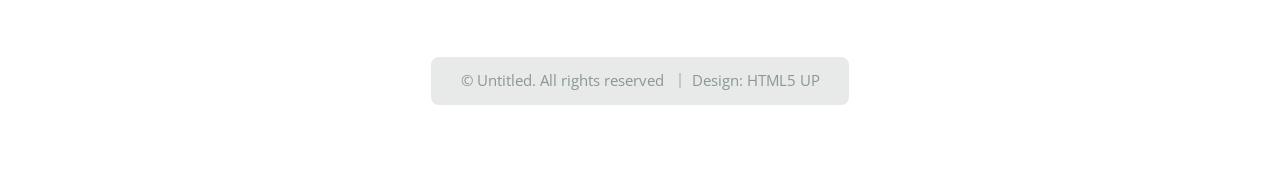
<file: softwares.html>
<!DOCTYPE HTML>
<html>
<head>
	<title>Softwares</title>
	<meta charset="utf-8" />
	<meta name="viewport" content="width=device-width, initial-scale=1, user-scalable=no" />
	<link rel="stylesheet" href="assets/css/main.css" />
</head>

<body class="is-preload">
<div id="page-wrapper">

	<!-- Header -->
	<header id="header">
		<div class="logo container">
			<div>
				<h1><a href="index.html" id="logo">TXT</a></h1>
				<p>SCOUT cohort software pipeline overview</p>
			</div>
		</div>
	</header>

	<!-- Nav -->
	<nav id="nav">
		<ul>
			<li><a href="index.html">Home</a></li>
			<li><a href="publications.html">Publications</a></li>
			<li class="current"><a href="softwares.html">Softwares</a></li>
			<li><a href="data-avail.html">Data Availability</a></li>
		</ul>
	</nav>

	<!-- Main -->
	<section id="main">
		<div class="container">

			<article class="box page-content">

				<header>
					<h2>Main softwares</h2>
					<p>Software components used in the development of the SCOUT cohort.</p>
				</header>

				<!-- Section 1 -->
				<section>
					<h3>
						<img src="images/process_logo.png" alt="Docker icon"
							style="height: 50px; vertical-align: middle; margin-right: 16px;">
						ProCESS
					</h3>
					<p>
						ProCESS is the R software for spatial and temporal simulation of a tumour.
						You can find the main documentation page at this link <a href="https://caravagnalab.github.io/ProCESS/latest/index.html" target="_blank" rel="noopener noreferrer">here</a>.
					</p>
				</section>

				<!-- Section 2 -->
				<section>
					<h3>SCOUT</h3>
					<p>
						SCOUT is a R package containg containg all the results of the entire paper.
					</p>
				</section>

				<!-- Section 3 -->
				<section>
					<h3>nf-core/tumourevo</h3>
					<p>
						 <a href="https://nf-co.re/tumourevo/dev/">nf-core/tumourevo</a> is a bioinformatics pipeline to model tumour evolution from whole-genome sequencing (WGS) data. The pipeline performs state-of-the-art downstream analysis of variant and copy-number calls from tumour-normal matched sequencing assays, reconstructing the evolutionary processes leading to the observed tumour genome. This analysis can be done at the level of single samples, multiple samples from the same patient (multi-region/longitudinal assays), and of multiple patients from distinct cohorts.
					</p>
				</section>

				<!-- Containers Section -->
				<header>
					<h2>reproducibility</h2>
					<p>Reproducible computing environments used in the SCOUT pipeline and relevant repository to reproduce SCOUT results.</p>
				</header>

				<!-- Docker -->
				<section>
					<h3>
						<img src="images/docker_logo.png" alt="Docker icon"
							style="height: 50px; vertical-align: middle; margin-right: 16px;">
						Containers
					</h3>

					<p>
						Docker is used to containerise the SCOUT computational environment, ensuring reproducibility
						across systems and simplifying software deployment. The docker image for ProCESS is availble at <a href="https://hub.docker.com/r/lvaleriani/process">here</a>
					</p>
				</section>

				<!-- Reproducibility scripts -->
				<section>
					<h3>
						<img src="images/github_logo.png" alt="Github icon"
							style="height: 50px; vertical-align: middle; margin-right: 16px;">
						Scripts
					</h3>

					<p>
						A GitHub repository containing all the scripts with relative tutorial for generating SCOUT cohort and paper image is availble <a href="https://github.com/caravagnalab/process_reproducibility">here</a>
					</p>
				</section>

				<!-- Singularity
				<section>
					<h3>
						<img src="images/singularity-logo.svg" alt="Singularity icon"
							style="height: 50px; vertical-align: middle; margin-right: 16px;">
						Singularity
					</h3>

					<p>
						Singularity (Apptainer) is used for running containerised workflows in HPC environments
						where Docker is not supported, enabling secure and portable execution.
					</p>
				</section> -->

			</article>

		</div>
	</section>

	<!-- Footer -->
	<footer id="footer">
		<div class="container">

			<div id="copyright">
				<ul class="menu">
					<li>&copy; Untitled. All rights reserved</li>
					<li>Design: HTML5 UP</li>
				</ul>
			</div>

		</div>
	</footer>

</div>

<!-- Scripts -->
<script src="assets/js/jquery.min.js"></script>
<script src="assets/js/jquery.dropotron.min.js"></script>
<script src="assets/js/jquery.scrolly.min.js"></script>
<script src="assets/js/browser.min.js"></script>
<script src="assets/js/breakpoints.min.js"></script>
<script src="assets/js/util.js"></script>
<script src="assets/js/main.js"></script>

</body>
</html>
</file>
<file: assets/css/main.css>
@import url("fontawesome-all.min.css");
@import url("https://fonts.googleapis.com/css?family=Open+Sans:400,400italic,700,700italic|Open+Sans+Condensed:700");

/*
	TXT by HTML5 UP
	html5up.net | @ajlkn
	Free for personal and commercial use under the CCA 3.0 license (html5up.net/license)
*/

html, body, div, span, applet, object,
iframe, h1, h2, h3, h4, h5, h6, p, blockquote,
pre, a, abbr, acronym, address, big, cite,
code, del, dfn, em, img, ins, kbd, q, s, samp,
small, strike, strong, sub, sup, tt, var, b,
u, i, center, dl, dt, dd, ol, ul, li, fieldset,
form, label, legend, table, caption, tbody,
tfoot, thead, tr, th, td, article, aside,
canvas, details, embed, figure, figcaption,
footer, header, hgroup, menu, nav, output, ruby,
section, summary, time, mark, audio, video {
	margin: 0;
	padding: 0;
	border: 0;
	font-size: 100%;
	font: inherit;
	vertical-align: baseline;}

article, aside, details, figcaption, figure,
footer, header, hgroup, menu, nav, section {
	display: block;}

body {
	line-height: 1;
}

ol, ul {
	list-style: none;
}

blockquote, q {
	quotes: none;
}

	blockquote:before, blockquote:after, q:before, q:after {
		content: '';
		content: none;
	}

table {
	border-collapse: collapse;
	border-spacing: 0;
}

body {
	-webkit-text-size-adjust: none;
}

mark {
	background-color: transparent;
	color: inherit;
}

input::-moz-focus-inner {
	border: 0;
	padding: 0;
}

input, select, textarea {
	-moz-appearance: none;
	-webkit-appearance: none;
	-ms-appearance: none;
	appearance: none;
}

/* Basic */

	html {
		box-sizing: border-box;
	}

	*, *:before, *:after {
		box-sizing: inherit;
	}
	body {
		margin: 0;
		min-height: 100vh;

		/* background image */
		background-image:
			linear-gradient(rgba(255,255,255,0.4), rgba(255,255,255,0.4)),
			url("images/background_image.png");

		background-size: cover;
		background-position: center;
		background-repeat: no-repeat;
		background-attachment: fixed;
	}

		body.is-preload *, body.is-preload *:before, body.is-preload *:after {
			-moz-animation: none !important;
			-webkit-animation: none !important;
			-ms-animation: none !important;
			animation: none !important;
			-moz-transition: none !important;
			-webkit-transition: none !important;
			-ms-transition: none !important;
			transition: none !important;
		}

	body, input, textarea, select {
		font-family: 'Open Sans', sans-serif;
		font-weight: 400;
		color: #6b7770;
		font-size: 13pt;
		line-height: 2em;
	}

	h1, h2, h3, h4, h5, h6 {
		font-family: 'Open Sans Condensed', sans-serif;
		font-weight: 700;
		text-transform: uppercase;
		color: #6b7770;
		margin: 0 0 0.5em 0;
		line-height: 1.3;
	}

	h1 a, h2 a, h3 a, h4 a, h5 a, h6 a {
		text-decoration: none;
		color: inherit;
	}

	h2 {
		font-size: 1.65em;
	}

		h2.major {
			position: relative;
			border-top: solid 5px #e7eae8;
			font-size: 1.65em;
			text-align: center;
			margin: 0 0 3em 0;
			top: 0.775em;
		}

			h2.major span {
				background: #fff;
				position: relative;
				display: inline-block;
				top: -0.775em;
				padding: 0 1.25em 0 1.25em;
			}

	h3, h4 {
		font-size: 1.25em;
	}

	a {
		color: #006376;
		text-decoration: underline;
	}

		a:hover {
			text-decoration: none;
		}

	b, strong {
		font-weight: 700;
		color: #6b7770;
	}

	i, em {
		font-style: italic;
	}

	br.clear {
		clear: both;
	}

	sub {
		position: relative;
		top: 0.5em;
		font-size: 0.8em;
	}

	sup {
		position: relative;
		top: -0.5em;
		font-size: 0.8em;
	}

	hr {
		border: 0;
		border-top: solid 2px #E7EAE8;
		margin: 0 0 3em 0;
	}

	blockquote {
		border-left: solid 5px #E7EAE8;
		padding: 1em 0 1em 1.5em;
		font-style: italic;
	}

	p, ul, ol, dl, table {
		margin-bottom: 3em;
	}

/* Section/Article */

	section, article {
		margin-bottom: 6em;
	}

		section > :last-child, section:last-child, article > :last-child, article:last-child {
			margin-bottom: 0;
		}

	header > p {
		display: block;
		font-family: 'Open Sans Condensed', sans-serif;
		font-weight: 700;
		text-transform: uppercase;
		color: #c1cac5;
	}

/* Container */

	.container {
		margin: 0 auto;
		max-width: 100%;
		width: 64em;
	}

		@media screen and (max-width: 1680px) {

			.container {
				width: 75em;
			}

		}

		@media screen and (max-width: 1280px) {

			.container {
				width: calc(100% - 100px);
			}

		}

		@media screen and (max-width: 980px) {

			.container {
				width: calc(100% - 100px);
			}

		}

		@media screen and (max-width: 736px) {

			.container {
				width: calc(100% - 40px);
			}

		}

		@media screen and (max-width: 360px) {

			.container {
				width: calc(100% - 30px);
			}

		}

/* Row */

	.row {
		display: flex;
		flex-wrap: wrap;
		box-sizing: border-box;
		align-items: stretch;
	}

		.row > * {
			box-sizing: border-box;
		}

		.row.gtr-uniform > * > :last-child {
			margin-bottom: 0;
		}

		.row.aln-left {
			justify-content: flex-start;
		}

		.row.aln-center {
			justify-content: center;
		}

		.row.aln-right {
			justify-content: flex-end;
		}

		.row.aln-top {
			align-items: flex-start;
		}

		.row.aln-middle {
			align-items: center;
		}

		.row.aln-bottom {
			align-items: flex-end;
		}

		.row > .imp {
			order: -1;
		}

		.row > .col-1 {
			width: 8.33333%;
		}

		.row > .off-1 {
			margin-left: 8.33333%;
		}

		.row > .col-2 {
			width: 16.66667%;
		}

		.row > .off-2 {
			margin-left: 16.66667%;
		}

		.row > .col-3 {
			width: 25%;
		}

		.row > .off-3 {
			margin-left: 25%;
		}

		.row > .col-4 {
			width: 33.33333%;
		}

		.row > .off-4 {
			margin-left: 33.33333%;
		}

		.row > .col-5 {
			width: 41.66667%;
		}

		.row > .off-5 {
			margin-left: 41.66667%;
		}

		.row > .col-6 {
			width: 50%;
		}

		.row > .off-6 {
			margin-left: 50%;
		}

		.row > .col-7 {
			width: 58.33333%;
		}

		.row > .off-7 {
			margin-left: 58.33333%;
		}

		.row > .col-8 {
			width: 66.66667%;
		}

		.row > .off-8 {
			margin-left: 66.66667%;
		}

		.row > .col-9 {
			width: 75%;
		}

		.row > .off-9 {
			margin-left: 75%;
		}

		.row > .col-10 {
			width: 83.33333%;
		}

		.row > .off-10 {
			margin-left: 83.33333%;
		}

		.row > .col-11 {
			width: 91.66667%;
		}

		.row > .off-11 {
			margin-left: 91.66667%;
		}

		.row > .col-12 {
			width: 100%;
		}

		.row > .off-12 {
			margin-left: 100%;
		}

		.row.gtr-0 {
			margin-top: 0px;
			margin-left: 0px;
		}

			.row.gtr-0 > * {
				padding: 0px 0 0 0px;
			}

			.row.gtr-0.gtr-uniform {
				margin-top: 0px;
			}

				.row.gtr-0.gtr-uniform > * {
					padding-top: 0px;
				}

		.row.gtr-25 {
			margin-top: -12.5px;
			margin-left: -12.5px;
		}

			.row.gtr-25 > * {
				padding: 12.5px 0 0 12.5px;
			}

			.row.gtr-25.gtr-uniform {
				margin-top: -12.5px;
			}

				.row.gtr-25.gtr-uniform > * {
					padding-top: 12.5px;
				}

		.row.gtr-50 {
			margin-top: -25px;
			margin-left: -25px;
		}

			.row.gtr-50 > * {
				padding: 25px 0 0 25px;
			}

			.row.gtr-50.gtr-uniform {
				margin-top: -25px;
			}

				.row.gtr-50.gtr-uniform > * {
					padding-top: 25px;
				}

		.row {
			margin-top: -50px;
			margin-left: -50px;
		}

			.row > * {
				padding: 50px 0 0 50px;
			}

			.row.gtr-uniform {
				margin-top: -50px;
			}

				.row.gtr-uniform > * {
					padding-top: 50px;
				}

		.row.gtr-150 {
			margin-top: -75px;
			margin-left: -75px;
		}

			.row.gtr-150 > * {
				padding: 75px 0 0 75px;
			}

			.row.gtr-150.gtr-uniform {
				margin-top: -75px;
			}

				.row.gtr-150.gtr-uniform > * {
					padding-top: 75px;
				}

		.row.gtr-200 {
			margin-top: -100px;
			margin-left: -100px;
		}

			.row.gtr-200 > * {
				padding: 100px 0 0 100px;
			}

			.row.gtr-200.gtr-uniform {
				margin-top: -100px;
			}

				.row.gtr-200.gtr-uniform > * {
					padding-top: 100px;
				}

		@media screen and (max-width: 1680px) {

			.row {
				display: flex;
				flex-wrap: wrap;
				box-sizing: border-box;
				align-items: stretch;
			}

				.row > * {
					box-sizing: border-box;
				}

				.row.gtr-uniform > * > :last-child {
					margin-bottom: 0;
				}

				.row.aln-left {
					justify-content: flex-start;
				}

				.row.aln-center {
					justify-content: center;
				}

				.row.aln-right {
					justify-content: flex-end;
				}

				.row.aln-top {
					align-items: flex-start;
				}

				.row.aln-middle {
					align-items: center;
				}

				.row.aln-bottom {
					align-items: flex-end;
				}

				.row > .imp-xlarge {
					order: -1;
				}

				.row > .col-1-xlarge {
					width: 8.33333%;
				}

				.row > .off-1-xlarge {
					margin-left: 8.33333%;
				}

				.row > .col-2-xlarge {
					width: 16.66667%;
				}

				.row > .off-2-xlarge {
					margin-left: 16.66667%;
				}

				.row > .col-3-xlarge {
					width: 25%;
				}

				.row > .off-3-xlarge {
					margin-left: 25%;
				}

				.row > .col-4-xlarge {
					width: 33.33333%;
				}

				.row > .off-4-xlarge {
					margin-left: 33.33333%;
				}

				.row > .col-5-xlarge {
					width: 41.66667%;
				}

				.row > .off-5-xlarge {
					margin-left: 41.66667%;
				}

				.row > .col-6-xlarge {
					width: 50%;
				}

				.row > .off-6-xlarge {
					margin-left: 50%;
				}

				.row > .col-7-xlarge {
					width: 58.33333%;
				}

				.row > .off-7-xlarge {
					margin-left: 58.33333%;
				}

				.row > .col-8-xlarge {
					width: 66.66667%;
				}

				.row > .off-8-xlarge {
					margin-left: 66.66667%;
				}

				.row > .col-9-xlarge {
					width: 75%;
				}

				.row > .off-9-xlarge {
					margin-left: 75%;
				}

				.row > .col-10-xlarge {
					width: 83.33333%;
				}

				.row > .off-10-xlarge {
					margin-left: 83.33333%;
				}

				.row > .col-11-xlarge {
					width: 91.66667%;
				}

				.row > .off-11-xlarge {
					margin-left: 91.66667%;
				}

				.row > .col-12-xlarge {
					width: 100%;
				}

				.row > .off-12-xlarge {
					margin-left: 100%;
				}

				.row.gtr-0 {
					margin-top: 0px;
					margin-left: 0px;
				}

					.row.gtr-0 > * {
						padding: 0px 0 0 0px;
					}

					.row.gtr-0.gtr-uniform {
						margin-top: 0px;
					}

						.row.gtr-0.gtr-uniform > * {
							padding-top: 0px;
						}

				.row.gtr-25 {
					margin-top: -12.5px;
					margin-left: -12.5px;
				}

					.row.gtr-25 > * {
						padding: 12.5px 0 0 12.5px;
					}

					.row.gtr-25.gtr-uniform {
						margin-top: -12.5px;
					}

						.row.gtr-25.gtr-uniform > * {
							padding-top: 12.5px;
						}

				.row.gtr-50 {
					margin-top: -25px;
					margin-left: -25px;
				}

					.row.gtr-50 > * {
						padding: 25px 0 0 25px;
					}

					.row.gtr-50.gtr-uniform {
						margin-top: -25px;
					}

						.row.gtr-50.gtr-uniform > * {
							padding-top: 25px;
						}

				.row {
					margin-top: -50px;
					margin-left: -50px;
				}

					.row > * {
						padding: 50px 0 0 50px;
					}

					.row.gtr-uniform {
						margin-top: -50px;
					}

						.row.gtr-uniform > * {
							padding-top: 50px;
						}

				.row.gtr-150 {
					margin-top: -75px;
					margin-left: -75px;
				}

					.row.gtr-150 > * {
						padding: 75px 0 0 75px;
					}

					.row.gtr-150.gtr-uniform {
						margin-top: -75px;
					}

						.row.gtr-150.gtr-uniform > * {
							padding-top: 75px;
						}

				.row.gtr-200 {
					margin-top: -100px;
					margin-left: -100px;
				}

					.row.gtr-200 > * {
						padding: 100px 0 0 100px;
					}

					.row.gtr-200.gtr-uniform {
						margin-top: -100px;
					}

						.row.gtr-200.gtr-uniform > * {
							padding-top: 100px;
						}

		}

		@media screen and (max-width: 1280px) {

			.row {
				display: flex;
				flex-wrap: wrap;
				box-sizing: border-box;
				align-items: stretch;
			}

				.row > * {
					box-sizing: border-box;
				}

				.row.gtr-uniform > * > :last-child {
					margin-bottom: 0;
				}

				.row.aln-left {
					justify-content: flex-start;
				}

				.row.aln-center {
					justify-content: center;
				}

				.row.aln-right {
					justify-content: flex-end;
				}

				.row.aln-top {
					align-items: flex-start;
				}

				.row.aln-middle {
					align-items: center;
				}

				.row.aln-bottom {
					align-items: flex-end;
				}

				.row > .imp-large {
					order: -1;
				}

				.row > .col-1-large {
					width: 8.33333%;
				}

				.row > .off-1-large {
					margin-left: 8.33333%;
				}

				.row > .col-2-large {
					width: 16.66667%;
				}

				.row > .off-2-large {
					margin-left: 16.66667%;
				}

				.row > .col-3-large {
					width: 25%;
				}

				.row > .off-3-large {
					margin-left: 25%;
				}

				.row > .col-4-large {
					width: 33.33333%;
				}

				.row > .off-4-large {
					margin-left: 33.33333%;
				}

				.row > .col-5-large {
					width: 41.66667%;
				}

				.row > .off-5-large {
					margin-left: 41.66667%;
				}

				.row > .col-6-large {
					width: 50%;
				}

				.row > .off-6-large {
					margin-left: 50%;
				}

				.row > .col-7-large {
					width: 58.33333%;
				}

				.row > .off-7-large {
					margin-left: 58.33333%;
				}

				.row > .col-8-large {
					width: 66.66667%;
				}

				.row > .off-8-large {
					margin-left: 66.66667%;
				}

				.row > .col-9-large {
					width: 75%;
				}

				.row > .off-9-large {
					margin-left: 75%;
				}

				.row > .col-10-large {
					width: 83.33333%;
				}

				.row > .off-10-large {
					margin-left: 83.33333%;
				}

				.row > .col-11-large {
					width: 91.66667%;
				}

				.row > .off-11-large {
					margin-left: 91.66667%;
				}

				.row > .col-12-large {
					width: 100%;
				}

				.row > .off-12-large {
					margin-left: 100%;
				}

				.row.gtr-0 {
					margin-top: 0px;
					margin-left: 0px;
				}

					.row.gtr-0 > * {
						padding: 0px 0 0 0px;
					}

					.row.gtr-0.gtr-uniform {
						margin-top: 0px;
					}

						.row.gtr-0.gtr-uniform > * {
							padding-top: 0px;
						}

				.row.gtr-25 {
					margin-top: -10px;
					margin-left: -10px;
				}

					.row.gtr-25 > * {
						padding: 10px 0 0 10px;
					}

					.row.gtr-25.gtr-uniform {
						margin-top: -10px;
					}

						.row.gtr-25.gtr-uniform > * {
							padding-top: 10px;
						}

				.row.gtr-50 {
					margin-top: -20px;
					margin-left: -20px;
				}

					.row.gtr-50 > * {
						padding: 20px 0 0 20px;
					}

					.row.gtr-50.gtr-uniform {
						margin-top: -20px;
					}

						.row.gtr-50.gtr-uniform > * {
							padding-top: 20px;
						}

				.row {
					margin-top: -40px;
					margin-left: -40px;
				}

					.row > * {
						padding: 40px 0 0 40px;
					}

					.row.gtr-uniform {
						margin-top: -40px;
					}

						.row.gtr-uniform > * {
							padding-top: 40px;
						}

				.row.gtr-150 {
					margin-top: -60px;
					margin-left: -60px;
				}

					.row.gtr-150 > * {
						padding: 60px 0 0 60px;
					}

					.row.gtr-150.gtr-uniform {
						margin-top: -60px;
					}

						.row.gtr-150.gtr-uniform > * {
							padding-top: 60px;
						}

				.row.gtr-200 {
					margin-top: -80px;
					margin-left: -80px;
				}

					.row.gtr-200 > * {
						padding: 80px 0 0 80px;
					}

					.row.gtr-200.gtr-uniform {
						margin-top: -80px;
					}

						.row.gtr-200.gtr-uniform > * {
							padding-top: 80px;
						}

		}

		@media screen and (max-width: 980px) {

			.row {
				display: flex;
				flex-wrap: wrap;
				box-sizing: border-box;
				align-items: stretch;
			}

				.row > * {
					box-sizing: border-box;
				}

				.row.gtr-uniform > * > :last-child {
					margin-bottom: 0;
				}

				.row.aln-left {
					justify-content: flex-start;
				}

				.row.aln-center {
					justify-content: center;
				}

				.row.aln-right {
					justify-content: flex-end;
				}

				.row.aln-top {
					align-items: flex-start;
				}

				.row.aln-middle {
					align-items: center;
				}

				.row.aln-bottom {
					align-items: flex-end;
				}

				.row > .imp-medium {
					order: -1;
				}

				.row > .col-1-medium {
					width: 8.33333%;
				}

				.row > .off-1-medium {
					margin-left: 8.33333%;
				}

				.row > .col-2-medium {
					width: 16.66667%;
				}

				.row > .off-2-medium {
					margin-left: 16.66667%;
				}

				.row > .col-3-medium {
					width: 25%;
				}

				.row > .off-3-medium {
					margin-left: 25%;
				}

				.row > .col-4-medium {
					width: 33.33333%;
				}

				.row > .off-4-medium {
					margin-left: 33.33333%;
				}

				.row > .col-5-medium {
					width: 41.66667%;
				}

				.row > .off-5-medium {
					margin-left: 41.66667%;
				}

				.row > .col-6-medium {
					width: 50%;
				}

				.row > .off-6-medium {
					margin-left: 50%;
				}

				.row > .col-7-medium {
					width: 58.33333%;
				}

				.row > .off-7-medium {
					margin-left: 58.33333%;
				}

				.row > .col-8-medium {
					width: 66.66667%;
				}

				.row > .off-8-medium {
					margin-left: 66.66667%;
				}

				.row > .col-9-medium {
					width: 75%;
				}

				.row > .off-9-medium {
					margin-left: 75%;
				}

				.row > .col-10-medium {
					width: 83.33333%;
				}

				.row > .off-10-medium {
					margin-left: 83.33333%;
				}

				.row > .col-11-medium {
					width: 91.66667%;
				}

				.row > .off-11-medium {
					margin-left: 91.66667%;
				}

				.row > .col-12-medium {
					width: 100%;
				}

				.row > .off-12-medium {
					margin-left: 100%;
				}

				.row.gtr-0 {
					margin-top: 0px;
					margin-left: 0px;
				}

					.row.gtr-0 > * {
						padding: 0px 0 0 0px;
					}

					.row.gtr-0.gtr-uniform {
						margin-top: 0px;
					}

						.row.gtr-0.gtr-uniform > * {
							padding-top: 0px;
						}

				.row.gtr-25 {
					margin-top: -12.5px;
					margin-left: -12.5px;
				}

					.row.gtr-25 > * {
						padding: 12.5px 0 0 12.5px;
					}

					.row.gtr-25.gtr-uniform {
						margin-top: -12.5px;
					}

						.row.gtr-25.gtr-uniform > * {
							padding-top: 12.5px;
						}

				.row.gtr-50 {
					margin-top: -25px;
					margin-left: -25px;
				}

					.row.gtr-50 > * {
						padding: 25px 0 0 25px;
					}

					.row.gtr-50.gtr-uniform {
						margin-top: -25px;
					}

						.row.gtr-50.gtr-uniform > * {
							padding-top: 25px;
						}

				.row {
					margin-top: -50px;
					margin-left: -50px;
				}

					.row > * {
						padding: 50px 0 0 50px;
					}

					.row.gtr-uniform {
						margin-top: -50px;
					}

						.row.gtr-uniform > * {
							padding-top: 50px;
						}

				.row.gtr-150 {
					margin-top: -75px;
					margin-left: -75px;
				}

					.row.gtr-150 > * {
						padding: 75px 0 0 75px;
					}

					.row.gtr-150.gtr-uniform {
						margin-top: -75px;
					}

						.row.gtr-150.gtr-uniform > * {
							padding-top: 75px;
						}

				.row.gtr-200 {
					margin-top: -100px;
					margin-left: -100px;
				}

					.row.gtr-200 > * {
						padding: 100px 0 0 100px;
					}

					.row.gtr-200.gtr-uniform {
						margin-top: -100px;
					}

						.row.gtr-200.gtr-uniform > * {
							padding-top: 100px;
						}

		}

		@media screen and (max-width: 736px) {

			.row {
				display: flex;
				flex-wrap: wrap;
				box-sizing: border-box;
				align-items: stretch;
			}

				.row > * {
					box-sizing: border-box;
				}

				.row.gtr-uniform > * > :last-child {
					margin-bottom: 0;
				}

				.row.aln-left {
					justify-content: flex-start;
				}

				.row.aln-center {
					justify-content: center;
				}

				.row.aln-right {
					justify-content: flex-end;
				}

				.row.aln-top {
					align-items: flex-start;
				}

				.row.aln-middle {
					align-items: center;
				}

				.row.aln-bottom {
					align-items: flex-end;
				}

				.row > .imp-small {
					order: -1;
				}

				.row > .col-1-small {
					width: 8.33333%;
				}

				.row > .off-1-small {
					margin-left: 8.33333%;
				}

				.row > .col-2-small {
					width: 16.66667%;
				}

				.row > .off-2-small {
					margin-left: 16.66667%;
				}

				.row > .col-3-small {
					width: 25%;
				}

				.row > .off-3-small {
					margin-left: 25%;
				}

				.row > .col-4-small {
					width: 33.33333%;
				}

				.row > .off-4-small {
					margin-left: 33.33333%;
				}

				.row > .col-5-small {
					width: 41.66667%;
				}

				.row > .off-5-small {
					margin-left: 41.66667%;
				}

				.row > .col-6-small {
					width: 50%;
				}

				.row > .off-6-small {
					margin-left: 50%;
				}

				.row > .col-7-small {
					width: 58.33333%;
				}

				.row > .off-7-small {
					margin-left: 58.33333%;
				}

				.row > .col-8-small {
					width: 66.66667%;
				}

				.row > .off-8-small {
					margin-left: 66.66667%;
				}

				.row > .col-9-small {
					width: 75%;
				}

				.row > .off-9-small {
					margin-left: 75%;
				}

				.row > .col-10-small {
					width: 83.33333%;
				}

				.row > .off-10-small {
					margin-left: 83.33333%;
				}

				.row > .col-11-small {
					width: 91.66667%;
				}

				.row > .off-11-small {
					margin-left: 91.66667%;
				}

				.row > .col-12-small {
					width: 100%;
				}

				.row > .off-12-small {
					margin-left: 100%;
				}

				.row.gtr-0 {
					margin-top: 0px;
					margin-left: 0px;
				}

					.row.gtr-0 > * {
						padding: 0px 0 0 0px;
					}

					.row.gtr-0.gtr-uniform {
						margin-top: 0px;
					}

						.row.gtr-0.gtr-uniform > * {
							padding-top: 0px;
						}

				.row.gtr-25 {
					margin-top: -5px;
					margin-left: -5px;
				}

					.row.gtr-25 > * {
						padding: 5px 0 0 5px;
					}

					.row.gtr-25.gtr-uniform {
						margin-top: -5px;
					}

						.row.gtr-25.gtr-uniform > * {
							padding-top: 5px;
						}

				.row.gtr-50 {
					margin-top: -10px;
					margin-left: -10px;
				}

					.row.gtr-50 > * {
						padding: 10px 0 0 10px;
					}

					.row.gtr-50.gtr-uniform {
						margin-top: -10px;
					}

						.row.gtr-50.gtr-uniform > * {
							padding-top: 10px;
						}

				.row {
					margin-top: -20px;
					margin-left: -20px;
				}

					.row > * {
						padding: 20px 0 0 20px;
					}

					.row.gtr-uniform {
						margin-top: -20px;
					}

						.row.gtr-uniform > * {
							padding-top: 20px;
						}

				.row.gtr-150 {
					margin-top: -30px;
					margin-left: -30px;
				}

					.row.gtr-150 > * {
						padding: 30px 0 0 30px;
					}

					.row.gtr-150.gtr-uniform {
						margin-top: -30px;
					}

						.row.gtr-150.gtr-uniform > * {
							padding-top: 30px;
						}

				.row.gtr-200 {
					margin-top: -40px;
					margin-left: -40px;
				}

					.row.gtr-200 > * {
						padding: 40px 0 0 40px;
					}

					.row.gtr-200.gtr-uniform {
						margin-top: -40px;
					}

						.row.gtr-200.gtr-uniform > * {
							padding-top: 40px;
						}

		}

		@media screen and (max-width: 360px) {

			.row {
				display: flex;
				flex-wrap: wrap;
				box-sizing: border-box;
				align-items: stretch;
			}

				.row > * {
					box-sizing: border-box;
				}

				.row.gtr-uniform > * > :last-child {
					margin-bottom: 0;
				}

				.row.aln-left {
					justify-content: flex-start;
				}

				.row.aln-center {
					justify-content: center;
				}

				.row.aln-right {
					justify-content: flex-end;
				}

				.row.aln-top {
					align-items: flex-start;
				}

				.row.aln-middle {
					align-items: center;
				}

				.row.aln-bottom {
					align-items: flex-end;
				}

				.row > .imp-xsmall {
					order: -1;
				}

				.row > .col-1-xsmall {
					width: 8.33333%;
				}

				.row > .off-1-xsmall {
					margin-left: 8.33333%;
				}

				.row > .col-2-xsmall {
					width: 16.66667%;
				}

				.row > .off-2-xsmall {
					margin-left: 16.66667%;
				}

				.row > .col-3-xsmall {
					width: 25%;
				}

				.row > .off-3-xsmall {
					margin-left: 25%;
				}

				.row > .col-4-xsmall {
					width: 33.33333%;
				}

				.row > .off-4-xsmall {
					margin-left: 33.33333%;
				}

				.row > .col-5-xsmall {
					width: 41.66667%;
				}

				.row > .off-5-xsmall {
					margin-left: 41.66667%;
				}

				.row > .col-6-xsmall {
					width: 50%;
				}

				.row > .off-6-xsmall {
					margin-left: 50%;
				}

				.row > .col-7-xsmall {
					width: 58.33333%;
				}

				.row > .off-7-xsmall {
					margin-left: 58.33333%;
				}

				.row > .col-8-xsmall {
					width: 66.66667%;
				}

				.row > .off-8-xsmall {
					margin-left: 66.66667%;
				}

				.row > .col-9-xsmall {
					width: 75%;
				}

				.row > .off-9-xsmall {
					margin-left: 75%;
				}

				.row > .col-10-xsmall {
					width: 83.33333%;
				}

				.row > .off-10-xsmall {
					margin-left: 83.33333%;
				}

				.row > .col-11-xsmall {
					width: 91.66667%;
				}

				.row > .off-11-xsmall {
					margin-left: 91.66667%;
				}

				.row > .col-12-xsmall {
					width: 100%;
				}

				.row > .off-12-xsmall {
					margin-left: 100%;
				}

				.row.gtr-0 {
					margin-top: 0px;
					margin-left: 0px;
				}

					.row.gtr-0 > * {
						padding: 0px 0 0 0px;
					}

					.row.gtr-0.gtr-uniform {
						margin-top: 0px;
					}

						.row.gtr-0.gtr-uniform > * {
							padding-top: 0px;
						}

				.row.gtr-25 {
					margin-top: -3.75px;
					margin-left: -3.75px;
				}

					.row.gtr-25 > * {
						padding: 3.75px 0 0 3.75px;
					}

					.row.gtr-25.gtr-uniform {
						margin-top: -3.75px;
					}

						.row.gtr-25.gtr-uniform > * {
							padding-top: 3.75px;
						}

				.row.gtr-50 {
					margin-top: -7.5px;
					margin-left: -7.5px;
				}

					.row.gtr-50 > * {
						padding: 7.5px 0 0 7.5px;
					}

					.row.gtr-50.gtr-uniform {
						margin-top: -7.5px;
					}

						.row.gtr-50.gtr-uniform > * {
							padding-top: 7.5px;
						}

				.row {
					margin-top: -15px;
					margin-left: -15px;
				}

					.row > * {
						padding: 15px 0 0 15px;
					}

					.row.gtr-uniform {
						margin-top: -15px;
					}

						.row.gtr-uniform > * {
							padding-top: 15px;
						}

				.row.gtr-150 {
					margin-top: -22.5px;
					margin-left: -22.5px;
				}

					.row.gtr-150 > * {
						padding: 22.5px 0 0 22.5px;
					}

					.row.gtr-150.gtr-uniform {
						margin-top: -22.5px;
					}

						.row.gtr-150.gtr-uniform > * {
							padding-top: 22.5px;
						}

				.row.gtr-200 {
					margin-top: -30px;
					margin-left: -30px;
				}

					.row.gtr-200 > * {
						padding: 30px 0 0 30px;
					}

					.row.gtr-200.gtr-uniform {
						margin-top: -30px;
					}

						.row.gtr-200.gtr-uniform > * {
							padding-top: 30px;
						}

		}

/* Image */

	.image {
		position: relative;
		display: inline-block;
		border-radius: 8px;
	}

		.image img {
			display: block;
			width: 100%;
			border-radius: 8px;
		}

		.image:before {
			content: '';
			position: absolute;
			left: 0;
			top: 0;
			width: 100%;
			height: 100%;
			background: url("images/overlay.png");
			border-radius: 8px;
		}

		.image.fit {
			display: block;
			width: 100%;
		}

		.image.featured {
			display: block;
			width: 100%;
			margin: 0 0 2em 0;
		}

		.image.left {
			float: left;
			margin: 0 2em 2em 0;
		}

		.image.centered {
			display: block;
			margin: 0 0 2em 0;
		}

			.image.centered img {
				margin: 0 auto;
				width: auto;
			}

/* Button */

	input[type="button"],
	input[type="submit"],
	input[type="reset"],
	button,
	.button {
		-webkit-appearance: none;
		display: inline-block;
		font-family: 'Open Sans Condensed', sans-serif;
		font-weight: 700;
		text-transform: uppercase;
		text-decoration: none;
		background: #b1ddab;
		color: #fff;
		border: 0;
		line-height: 1em;
		border-radius: 8px;
		outline: 0;
		cursor: pointer;
		-moz-transition: background-color .2s ease-in-out;
		-webkit-transition: background-color .2s ease-in-out;
		-o-transition: background-color .2s ease-in-out;
		-ms-transition: background-color .2s ease-in-out;
		transition: background-color .2s ease-in-out;
		font-size: 1.25em;
		padding: 0.85em 1.85em;
		text-align: center;
	}

		input[type="button"]:hover,
		input[type="submit"]:hover,
		input[type="reset"]:hover,
		button:hover,
		.button:hover {
			background: #c1edbb;
		}

		input[type="button"]:active,
		input[type="submit"]:active,
		input[type="reset"]:active,
		button:active,
		.button:active {
			background: #a1cd9b;
		}

		input[type="button"].alt,
		input[type="submit"].alt,
		input[type="reset"].alt,
		button.alt,
		.button.alt {
			background: #c1cac5;
		}

			input[type="button"].alt:hover,
			input[type="submit"].alt:hover,
			input[type="reset"].alt:hover,
			button.alt:hover,
			.button.alt:hover {
				background: #ccd5d0;
			}

			input[type="button"].alt:active,
			input[type="submit"].alt:active,
			input[type="reset"].alt:active,
			button.alt:active,
			.button.alt:active {
				background: #b1bab5;
			}

		input[type="button"].large,
		input[type="submit"].large,
		input[type="reset"].large,
		button.large,
		.button.large {
			font-size: 1.65em;
		}

/* List */

	ul {
		list-style: disc;
		padding-left: 1em;
	}

		ul li {
			padding-left: 0.5em;
		}

	ol {
		list-style: decimal;
		padding-left: 1.25em;
	}

		ol li {
			padding-left: 0.25em;
		}

/* Divided */

	ul.divided {
		list-style: none;
		padding-left: 0;
	}

		ul.divided > li {
			border-top: solid 2px #e7eae8;
			padding-top: 2.35em;
			margin-top: 2.35em;
			padding-left: 0;
		}

			ul.divided > li:first-child {
				border-top: 0;
				padding-top: 0;
				margin-top: 0;
			}

/* Actions */

	ul.actions {
		list-style: none;
		padding-left: 0;
		text-align: center;
		margin: 2em 0 0 0;
	}

		ul.actions li {
			display: inline-block;
			margin: 0 0 0 1em;
			padding-left: 0;
		}

			ul.actions li:first-child {
				margin-left: 0;
			}

/* Contact */

	ul.contact {
		list-style: none;
		padding-left: 0;
		cursor: default;
	}

		ul.contact li {
			-moz-transition: top .15s ease-in-out;
			-webkit-transition: top .15s ease-in-out;
			-ms-transition: top .15s ease-in-out;
			transition: top .15s ease-in-out;
			position: relative;
			display: inline-block;
			margin: 0 0.25em 0 0.25em;
			top: 0;
			padding-left: 0;
		}

			ul.contact li a {
				-moz-transition: background-color .2s ease-in-out;
				-webkit-transition: background-color .2s ease-in-out;
				-ms-transition: background-color .2s ease-in-out;
				transition: background-color .2s ease-in-out;
				display: block;
				position: relative;
				width: 48px;
				height: 48px;
				border-radius: 6px;
				outline: 0;
				background: #c1cac5;
				text-align: center;
			}

				ul.contact li a:before {
					color: #f2f5f3;
					font-size: 32px;
					line-height: 48px;
				}

			ul.contact li:hover {
				top: -5px;
			}

				ul.contact li:hover a.fa-facebook {
					background-color: #3C5A98;
				}

				ul.contact li:hover a.fa-twitter {
					background-color: #2DAAE4;
				}

				ul.contact li:hover a.fa-dribbble {
					background-color: #C4376B;
				}

				ul.contact li:hover a.fa-linkedin {
					background-color: #006599;
				}

				ul.contact li:hover a.fa-instagram {
					background-color: #2E5E86;
				}

				ul.contact li:hover a.fa-google-plus {
					background-color: #DA2713;
				}

			ul.contact li:active {
				top: 0;
			}

/* Special */

	ul.special {
		list-style: none;
		padding-left: 0;
		cursor: default;
		position: relative;
		margin: -2em 0 4em -2em;
	}

		ul.special li {
			-moz-transition: top .15s ease-in-out;
			-webkit-transition: top .15s ease-in-out;
			-ms-transition: top .15s ease-in-out;
			transition: top .15s ease-in-out;
			position: relative;
			display: inline-block;
			top: 0;
			padding: 2em 0 0 2em;
		}

			ul.special li a {
				display: block;
				outline: 0;
			}

				ul.special li a:before {
					-moz-transition: background-color .2s ease-in-out;
					-webkit-transition: background-color .2s ease-in-out;
					-ms-transition: background-color .2s ease-in-out;
					transition: background-color .2s ease-in-out;
					display: block;
					text-align: center;
					background: #c1cac5;
					border-radius: 100%;
					width: 2.25em;
					height: 2.25em;
					line-height: 2.175em;
					font-size: 5em;
					color: #fff;
				}

			ul.special li:hover {
				top: -1em;
			}

				ul.special li:hover a:before {
					background: #b9d2ce;
				}

/* Meta */

	ul.meta {
		font-size: 0.85em;
		color: #a1aaa5;
		list-style: none;
		padding-left: 0;
	}

		ul.meta li {
			position: relative;
			display: inline-block;
			margin-left: 1em;
			padding-left: 0;
		}

			ul.meta li a {
				color: inherit;
				outline: 0;
			}

			ul.meta li:first-child {
				margin-left: 0;
			}

			ul.meta li:before {
				opacity: 0.5;
				cursor: default;
				margin-right: 0.5em;
			}

/* Menu */

	ul.menu {
		list-style: none;
		padding-left: 0;
	}

		ul.menu li {
			border-left: solid 1px #E7EAE8;
			display: inline-block;
			padding: 0 0 0 0.75em;
			margin: 0 0 0 0.75em;
		}

			ul.menu li:first-child {
				border-left: 0;
				margin-left: 0;
				padding-left: 0;
			}

/* Forms */

	form label {
		display: block;
		margin: 0 0 1em 0;
		font-family: 'Open Sans Condensed', sans-serif;
		font-weight: 700;
		text-transform: uppercase;
		color: #6b7770;
	}

	form input[type="text"],
	form input[type="email"],
	form input[type="password"],
	form select,
	form textarea {
		-webkit-appearance: none;
		display: block;
		width: 100%;
		border-radius: 8px;
		border: solid 2px #E7EAE8;
	}

		form input[type="text"]:focus,
		form input[type="email"]:focus,
		form input[type="password"]:focus,
		form select:focus,
		form textarea:focus {
			border-color: #ff6600ff;
		}

	form input[type="text"],
	form input[type="email"],
	form input[type="password"],
	form select {
		line-height: 3em;
		padding: 0 1em;
	}

	form textarea {
		min-height: 9em;
		padding: 1em;
	}

	form ::-webkit-input-placeholder {
		color: #555 !important;
	}

	form :-moz-placeholder {
		color: #555 !important;
	}

	form ::-moz-placeholder {
		color: #555 !important;
	}

	form :-ms-input-placeholder {
		color: #555 !important;
	}

	form ::-moz-focus-inner {
		border: 0;
	}

/* Tables */

	table {
		width: 100%;
	}

		table.default {
			width: 100%;
		}

			table.default tr {
				border-top: solid 2px #E7EAE8;
			}

				table.default tr:first-child {
					border-top: 0;
				}

			table.default td {
				padding: 0.5em 1em 0.5em 1em;
			}

			table.default th {
				text-align: left;
				padding: 0.5em 1em 0.5em 1em;
				margin: 0 0 1em 0;
				font-family: 'Open Sans Condensed', sans-serif;
				font-weight: 700;
				text-transform: uppercase;
				color: #6b7770;
			}

			table.default thead {
				background: #E7EAE8;
				color: #fff;
			}

/* Box */

	.box.highlight {
		text-align: center;
	}

		.box.highlight h2 {
			font-size: 3em;
			margin: 0 0 0.25em 0;
		}

		.box.highlight header > p {
			font-size: 1.65em;
			margin: 0 0 1.5em 0;
		}

	.box.feature {
		text-align: center;
	}

	.box.post header {
		margin: 0 0 2.5em 0;
	}

	.box.post h3 {
		font-size: 3em;
		margin: 0 0 0.25em 0;
	}

	.box.post header > p {
		font-size: 1.65em;
		margin: 0 0 0.5em 0;
	}

	.box.post ul.meta {
		margin: 0 0 0.5em 0;
	}

	.box.post-summary h3 {
		line-height: 1em;
		margin: 0 0 0.75em 0;
	}

	.box.post-summary .meta {
		margin: 0;
		line-height: 1em;
	}

	.box.page-content header {
		margin: 0 0 2.5em 0;
	}

	.box.page-content h2 {
		font-size: 3em;
		margin: 0 0 0.5em 0;
	}

	.box.page-content header > p {
		font-size: 1.65em;
		margin: 0 0 0.5em 0;
	}

	.box.page-content ul.meta {
		margin: 0 0 0.5em 0;
	}

/* Icons */

	.icon {
		text-decoration: none;
		position: relative;
		text-decoration: none;
	}

		.icon:before {
			-moz-osx-font-smoothing: grayscale;
			-webkit-font-smoothing: antialiased;
			display: inline-block;
			font-style: normal;
			font-variant: normal;
			text-rendering: auto;
			line-height: 1;
			text-transform: none !important;
			font-family: 'Font Awesome 5 Free';
			font-weight: 400;
		}

		.icon:before {
			line-height: inherit;
		}

		.icon > .label {
			display: none;
		}

		.icon.solid:before {
			font-weight: 900;
		}

		.icon.brands:before {
			font-family: 'Font Awesome 5 Brands';
		}

/* Page Wrapper */

	#page-wrapper > section {
		margin-bottom: 0;
	}

/* Header */

	#header {
		text-align: center;
		font-size: 2em;
		font-family: 'Open Sans Condensed', sans-serif;
		font-weight: 700;
		text-transform: uppercase;
		padding: 2em 0;
		background: #fff;
		margin: 0 auto;
	}

		#header .logo {
			position: relative;
			text-align: center;
			border-top: solid 5px #e7eae8;
			top: 0.65em;
		}

			#header .logo div {
				background: #fff;
				position: relative;
				display: inline-block;
				padding: 0 1.5em 0 1.5em;
				top: -0.65em;
			}

			#header .logo h1 {
				display: inline;
			}

			#header .logo p {
				display: inline;
				color: #C1CAC5;
			}

/* Nav */

	body {
		padding-top: 3.25em;
	}

	#nav {
		position: fixed;
		top: 0;
		left: 0;
		z-index: 1000;
		background-color: rgba(255, 255, 255, 0.6);
		background-image: url("images/overlay.png");
		width: 100%;
		height: 3.25em;
		line-height: 3.25em;
		text-align: center;
		font-family: 'Open Sans Condensed', sans-serif;
		font-weight: 700;
		text-transform: uppercase;
		cursor: default;
	}

		#nav ul {
			position: relative;
			z-index: 1001;
		}

		#nav li {
			display: inline-block;
			margin: 0 0.5em 0 0.5em;
			top: 0;
			position: relative;
			-moz-transition: top .15s ease-in-out;
			-webkit-transition: top .15s ease-in-out;
			-o-transition: top .15s ease-in-out;
			-ms-transition: top .15s ease-in-out;
			transition: top .15s ease-in-out;
		}

			#nav li > ul {
				display: none;
			}

			#nav li a, #nav li span {
				-moz-transition: background-color .075s ease-in-out, color .075s ease-in-out;
				-webkit-transition: background-color .075s ease-in-out, color .075s ease-in-out;
				-ms-transition: background-color .075s ease-in-out, color .075s ease-in-out;
				transition: background-color .075s ease-in-out, color .075s ease-in-out;
				position: relative;
				display: block;
				text-decoration: none;
				color: #6b7770;
				top: -6px;
				padding: 6px 1.5em 0.25em 1.5em;
				border-bottom-left-radius: 6px;
				border-bottom-right-radius: 6px;
				outline: 0;
			}

			#nav li:hover, #nav li.active {
				top: 3px;
			}

			#nav li:hover a, #nav li:hover span {
				background: #C1CAC5;
				color: #fff;
			}

			#nav li.active a, #nav li.active span {
				background: #C1CAC5;
				color: #fff;
			}

			#nav li.current a {
				background: #008080ff;
				color: #fff;
			}

	.dropotron {
		list-style: none;
		background: #6B7770;
		color: #fff;
		border-radius: 6px;
		line-height: 2.75em;
		text-align: center;
		font-family: 'Open Sans Condensed', sans-serif;
		font-weight: 700;
		text-transform: uppercase;
		padding: 1em 0;
		text-align: left;
		min-width: 14em;
		margin-top: -1em;
		box-shadow: 0 1em 2em 0 rgba(0, 0, 0, 0.1);
	}

		.dropotron li {
			padding-left: 0;
		}

			.dropotron li > a, .dropotron li > span {
				display: block;
				color: #D7DAD8;
				text-decoration: none;
				padding: 0 1.25em;
			}

			.dropotron li:hover > a, .dropotron li:hover > span {
				color: #fff;
				background: #7B8780;
			}

			.dropotron li.active > a, .dropotron li.active > span {
				color: #fff;
				background: #7B8780;
			}

			.dropotron li:first-child {
				border-top: 0;
			}

		.dropotron.level-0 {
			margin-top: 1em;
			font-size: 0.9em;
		}

			.dropotron.level-0:before {
				content: '';
				position: absolute;
				left: 50%;
				margin-left: -1em;
				top: -0.65em;
				border-bottom: solid 1em #6B7770;
				border-left: solid 1em transparent;
				border-right: solid 1em transparent;
			}

/* Banner */



	#banner {
		position: relative;
		background-image: url("images/highlight.png"), url("images/highlight.pngg"), url("images/highlight.png");
		background-position: top left, top left, center center;
		background-repeat: repeat, repeat, no-repeat;
		background-size: auto, auto, cover;
		z-index: 1;
		padding: 11em 0;
	}
		/* Banner in the middle */
		#banner .content {
			position: relative;
			background-color: rgba(235, 112, 30, 0.85);
			background-image: url("images/highlight.png"), url("images/highlight.png"), url("images/highlight.png");
			background-position: top left, center center;
			background-size: auto, 100% auto;
			background-repeat: repeat, repeat, no-repeat;
			text-align: center;
			margin: 0;
			padding: 4em 0 3.5em 0;
		}

			#banner .content h2 {
				color: #ffffff;
				font-size: 2.75em;
				margin: 0 0 0.5em 0;
			}

			#banner .content p {
				display: block;
				font-family: 'Open Sans Condensed', sans-serif;
				font-weight: 700;
				text-transform: uppercase;
				color: #575d59;
				font-size: 1.35em;
				margin: 0 0 1.25em 0;
			}

			#banner .content .button {
				-moz-transition: border-color .2s ease-in-out, color .2s ease-in-out;
				-webkit-transition: border-color .2s ease-in-out, color .2s ease-in-out;
				-ms-transition: border-color .2s ease-in-out, color .2s ease-in-out;
				transition: border-color .2s ease-in-out, color .2s ease-in-out;
				color: #b4b7b5;
				background: transparent !important;
				border: solid 4px #575d59;
				border-color: rgba(87, 93, 89, 0.35);
				font-size: 1.5em;
			}

				#banner .content .button:hover {
					color: #e4e7e5;
					border-color: rgba(87, 93, 89, 0.75);
				}
				/* botton for the explore workflow	 */
				#banner .content .button:active {
					color: #fbf9f9;
					border-color: #616763;
				}

/* Main */

	#main {
		background: #fff;
		border-top: solid 5px #800080ff;
		border-bottom: solid 5px #c1cac5;
		border-top-width: 35px;
		border-bottom-width: 10px;
		padding: 6em 0 6em 0;
	}

/* Sidebar + Content */

	.sidebar h2.major {
		text-align: left;
		margin: 0 0 1.5em 0;
	}

		.sidebar h2.major span {
			padding-left: 0;
		}

/* Footer */

	#footer {
		text-align: center;
		padding: 8em 0 8em 0;
	}

		#footer a {
			color: inherit;
		}

		#footer h2.major {
			margin: 0 0 1.5em 0;
		}

			#footer h2.major span {
				background: #f2f5f3;
			}

/* Copyright */

	#copyright {
		display: inline-block;
		background: #e7eae8;
		padding: 0.75em 2em 0.75em 2em;
		border-radius: 8px;
		color: #8b9790;
		margin: 4em 0 0 0;
	}

		#copyright a {
			color: inherit;
		}

		#copyright .menu {
			margin: 0;
		}

			#copyright .menu li {
				border-color: #C1CAC5;
				border-width: 2px;
				line-height: 1em;
			}

/* XLarge */

	@media screen and (max-width: 1680px) {

		/* Basic */

			body, input, textarea, select {
				font-size: 12pt;
				line-height: 1.75em;
			}

	}

/* Large */

	@media screen and (max-width: 1280px) {

		/* Basic */

			body, input, textarea, select {
				font-size: 11pt;
			}

		/* Special */

			ul.special li a:before {
				font-size: 60px;
			}

		/* Box */

			.box.highlight h2 {
				font-size: 2.5em;
			}

			.box.highlight header > p {
				font-size: 1.25em;
			}

			.box.post h3 {
				font-size: 2.5em;
			}

			.box.post header > p {
				font-size: 1.25em;
			}

		/* Header */

			#header {
				font-size: 1.5em;
			}

		/* Banner */

			#banner {
				padding: 6em 0;
			}

				#banner .content {
					padding: 4em 0 3em 0;
				}

					#banner .content h2 {
						margin: 0 0 0.65em 0;
					}

					#banner .content p {
						margin: 0 0 1em 0;
					}

		/* Main */

			#main {
				border-top-width: 20px;
				border-bottom-width: 10px;
			}

		/* Footer */

			#footer {
				padding: 6em 0 6em 0;
			}

	}

/* Medium */

	#navPanel, #titleBar {
		display: none;
	}

	@media screen and (max-width: 980px) {

		/* Basic */

			html, body {
				overflow-x: hidden;
			}

		/* Box */

			.box br {
				display: none;
			}

		/* Header */

			#header {
				display: none;
			}

		/* Banner */

			#banner {
				padding: calc(14em + 44px) 0 14em 0;
			}

		/* Nav */

			#nav {
				display: none;
			}

		/* Main */

			#main {
				border-top-width: 0;
			}

		/* Sidebar */

			.sidebar {
				border-top: solid 2px #e7eae8;
				padding-top: 50px;
			}

		/* Nav */

			body {
				padding-top: 44px;
			}

				body.homepage {
					padding-top: 0;
				}

			#page-wrapper {
				-moz-backface-visibility: hidden;
				-webkit-backface-visibility: hidden;
				-ms-backface-visibility: hidden;
				backface-visibility: hidden;
				-moz-transition: -moz-transform 0.5s ease;
				-webkit-transition: -webkit-transform 0.5s ease;
				-ms-transition: -ms-transform 0.5s ease;
				transition: transform 0.5s ease;
				padding-bottom: 1px;
			}

			#titleBar {
				-moz-backface-visibility: hidden;
				-webkit-backface-visibility: hidden;
				-ms-backface-visibility: hidden;
				backface-visibility: hidden;
				-moz-transition: -moz-transform 0.5s ease;
				-webkit-transition: -webkit-transform 0.5s ease;
				-ms-transition: -ms-transform 0.5s ease;
				transition: transform 0.5s ease;
				display: block;
				height: 44px;
				left: 0;
				position: fixed;
				top: 0;
				width: 100%;
				z-index: 10001;
				background-color: rgba(194, 150, 37, 0.8);
				background-image: url("images/overlay.png");
			}

				#titleBar .title {
					display: block;
					position: relative;
					font-family: 'Open Sans Condensed', sans-serif;
					font-weight: 700;
					text-transform: uppercase;
					font-size: 1.25em;
					line-height: 44px;
					color: #fff;
					z-index: 1000;
					text-align: center;
				}

				#titleBar .toggle {
					text-decoration: none;
					position: absolute;
					left: 0;
					top: 0;
					width: 80px;
					height: 60px;
					z-index: 1001;
				}

					#titleBar .toggle:before {
						-moz-osx-font-smoothing: grayscale;
						-webkit-font-smoothing: antialiased;
						display: inline-block;
						font-style: normal;
						font-variant: normal;
						text-rendering: auto;
						line-height: 1;
						text-transform: none !important;
						font-family: 'Font Awesome 5 Free';
						font-weight: 900;
					}

					#titleBar .toggle:before {
						display: inline-block;
						text-decoration: none;
						position: absolute;
						left: 0;
						top: 0;
						background: #008080ff;
						width: 44px;
						height: 44px;
						content: '\f0c9';
						color: #fff;
						text-align: center;
						line-height: 44px;
						font-size: 20px;
					}

					#titleBar .toggle:active:before {
						background-color: #008080ff;
					}

			#navPanel {
				-moz-backface-visibility: hidden;
				-webkit-backface-visibility: hidden;
				-ms-backface-visibility: hidden;
				backface-visibility: hidden;
				-moz-transform: translateX(-275px);
				-webkit-transform: translateX(-275px);
				-ms-transform: translateX(-275px);
				transform: translateX(-275px);
				-moz-transition: -moz-transform 0.5s ease;
				-webkit-transition: -webkit-transform 0.5s ease;
				-ms-transition: -ms-transform 0.5s ease;
				transition: transform 0.5s ease;
				display: block;
				height: 100%;
				left: 0;
				overflow-y: auto;
				position: fixed;
				top: 0;
				width: 275px;
				z-index: 10002;
				background-color: #e2daa9;
				background-image: url("images/overlay.png"), -moz-linear-gradient(top, rgba(0, 0, 0, 0), rgba(0, 0, 0, 0.5));
				background-image: url("images/overlay.png"), -webkit-linear-gradient(top, rgba(0, 0, 0, 0), rgba(0, 0, 0, 0.5));
				background-image: url("images/overlay.png"), -ms-linear-gradient(top, rgba(0, 0, 0, 0), rgba(0, 0, 0, 0.5));
				background-image: url("images/overlay.png"), linear-gradient(top, rgba(0, 0, 0, 0), rgba(0, 0, 0, 0.5));
				background-repeat: repeat, no-repeat;
				background-size: auto, 100% 100%;
				font-family: 'Open Sans Condensed', sans-serif;
				font-weight: 700;
				text-transform: uppercase;
				font-size: 1.25em;
				box-shadow: inset -3px 0px 10px 0px rgba(0, 0, 0, 0.25);
			}

				#navPanel nav {
					position: relative;
					z-index: 1000;
				}

				#navPanel .link {
					display: block;
					color: inherit;
					text-decoration: none;
					height: 44px;
					line-height: 44px;
					padding: 0 1em 0 1em;
					color: #888;
					color: rgba(255, 255, 255, 0.5);
					border-top: solid 2px rgba(87, 93, 89, 0.15);
					font-size: 0.8em;
				}

					#navPanel .link:first-child {
						border-top: 0;
					}

				#navPanel .indent-1 {
					display: inline-block;
					width: 1em;
				}

				#navPanel .indent-2 {
					display: inline-block;
					width: 2em;
				}

				#navPanel .indent-3 {
					display: inline-block;
					width: 3em;
				}

				#navPanel .indent-4 {
					display: inline-block;
					width: 4em;
				}

				#navPanel .indent-5 {
					display: inline-block;
					width: 5em;
				}

				#navPanel .depth-0 {
					color: #fff;
				}

			body.navPanel-visible #page-wrapper {
				-moz-transform: translateX(275px);
				-webkit-transform: translateX(275px);
				-ms-transform: translateX(275px);
				transform: translateX(275px);
			}

			body.navPanel-visible #titleBar {
				-moz-transform: translateX(275px);
				-webkit-transform: translateX(275px);
				-ms-transform: translateX(275px);
				transform: translateX(275px);
			}

			body.navPanel-visible #navPanel {
				-moz-transform: translateX(0);
				-webkit-transform: translateX(0);
				-ms-transform: translateX(0);
				transform: translateX(0);
			}

	}

/* Small */

	@media screen and (max-width: 736px) {

		/* Basic */

			body, input, textarea, select {
				font-size: 11pt;
			}

			h2 {
				font-size: 1.25em;
			}

				h2.major {
					font-size: 1.25em;
					margin: 0 0 2em 0;
				}

					h2.major span {
						padding: 0 1em;
					}

		/* Section/Article */

			section, article {
				margin-bottom: 2em;
			}

		/* Button */

			input[type="button"],
			input[type="submit"],
			input[type="reset"],
			button,
			.button {
				display: block;
				width: 100%;
			}

				input[type="button"].large,
				input[type="submit"].large,
				input[type="reset"].large,
				button.large,
				.button.large {
					font-size: 1.25em;
				}

		/* Actions */

			ul.actions li {
				display: block;
				margin: 1em 0 0 0;
			}

				ul.actions li:first-child {
					margin-top: 0;
				}

		/* Special */

			ul.special {
				margin: -0.75em 0 2em -0.75em;
			}

				ul.special li {
					padding: 0.75em 0 0 0.75em;
				}

					ul.special li a:before {
						font-size: 28px;
					}

		/* Box */

			.box.highlight h2 {
				font-size: 2em;
			}

			.box.highlight header > p {
				font-size: 1.25em;
			}

			.box.post h3 {
				font-size: 2em;
			}

			.box.post header > p {
				font-size: 1.25em;
			}

			.box.page-content h2 {
				font-size: 2em;
			}

			.box.page-content header > p {
				font-size: 1.25em;
			}

		/* Banner */

			#banner {
				padding: calc(6em + 44px) 0 6em 0;
			}

				#banner .content {
					padding: 4em 2.5em 3em 2.5em;
				}

					#banner .content h2 {
						font-size: 2em;
					}

					#banner .content p {
						font-size: 1.25em;
					}

		/* Main */

			#main {
				padding: 3em 0;
			}

		/* Sidebar */

			.sidebar {
				border-top: solid 2px #e7eae8;
				padding-top: 50px;
				margin-top: 30px;
			}

		/* Footer */

			#footer {
				padding: 3em 0;
			}

		/* Copyright */

			#copyright .menu li {
				display: block;
				border-left: 0;
				padding-left: 0;
				line-height: 1.75em;
			}

	}

/* Small */

	@media screen and (max-width: 360px) {

		/* Basic */

			body, input, textarea, select {
				font-size: 10pt;
			}

	}
</file>
